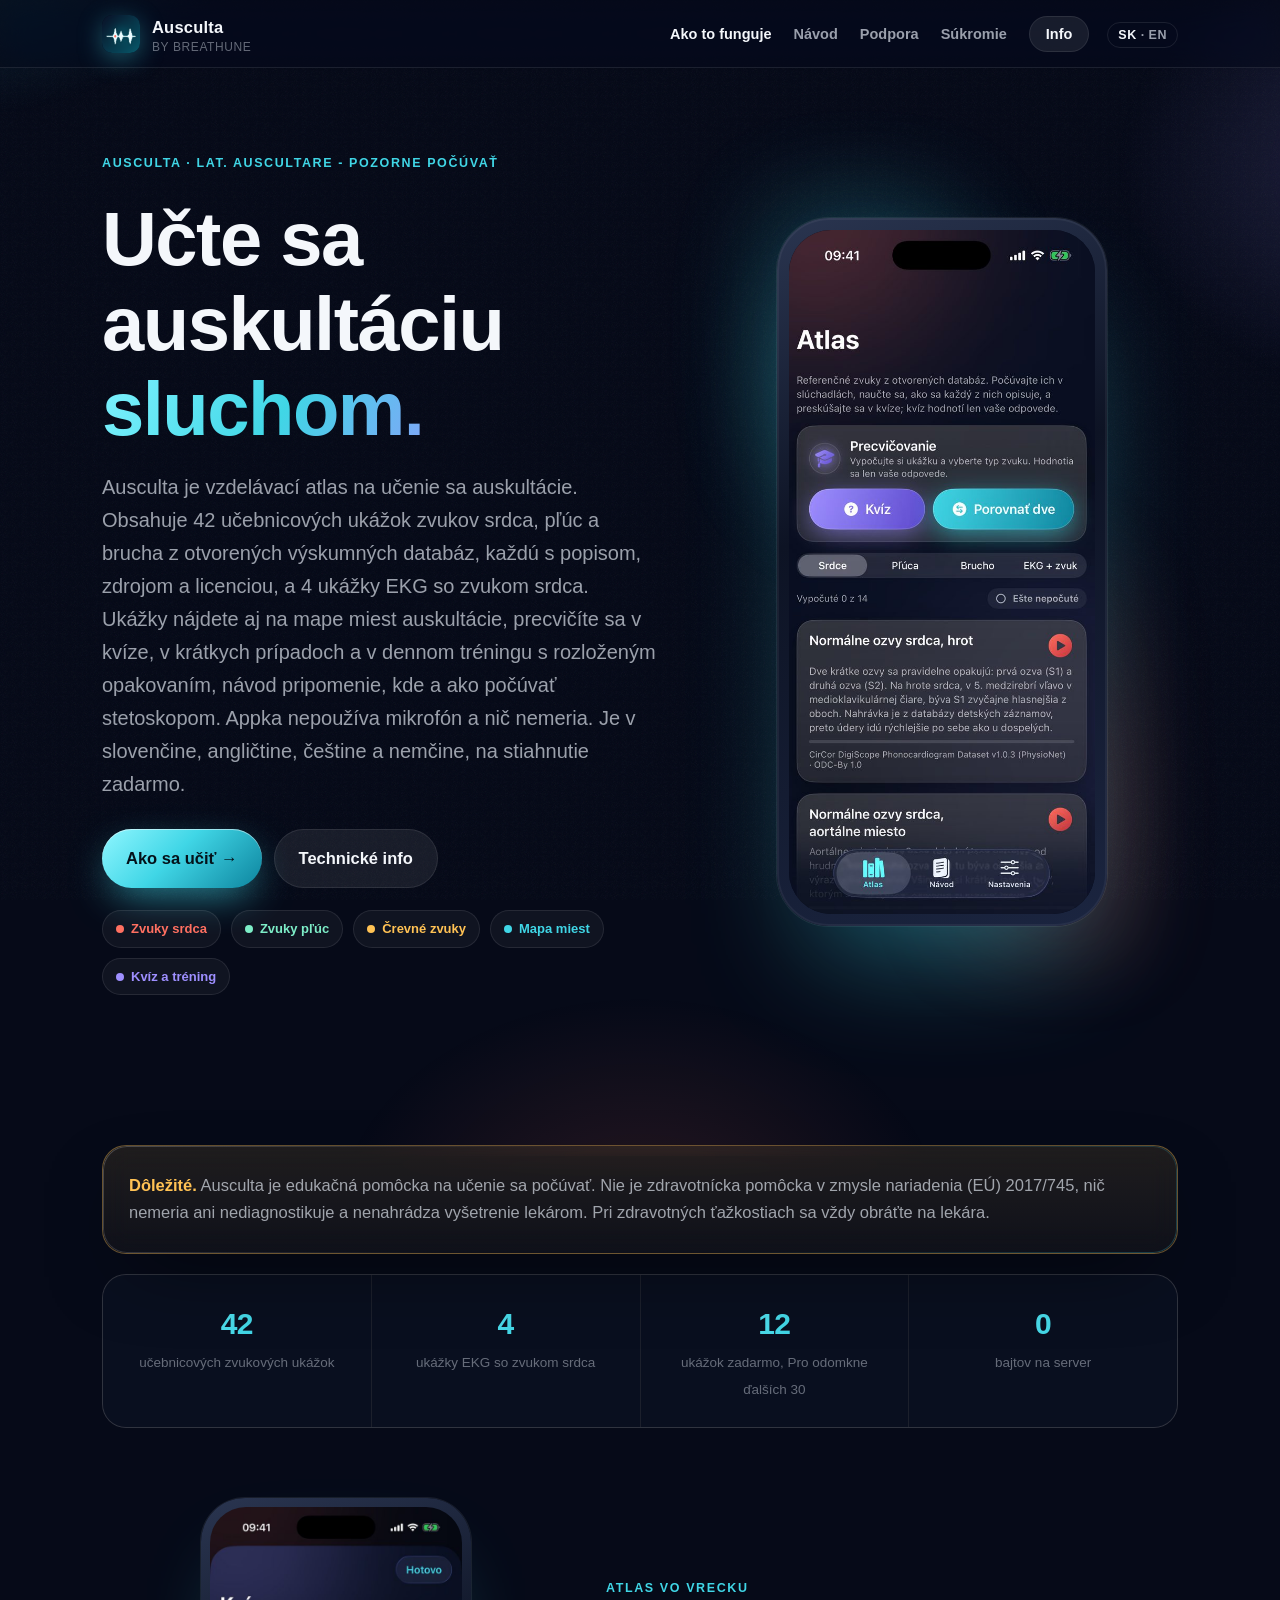
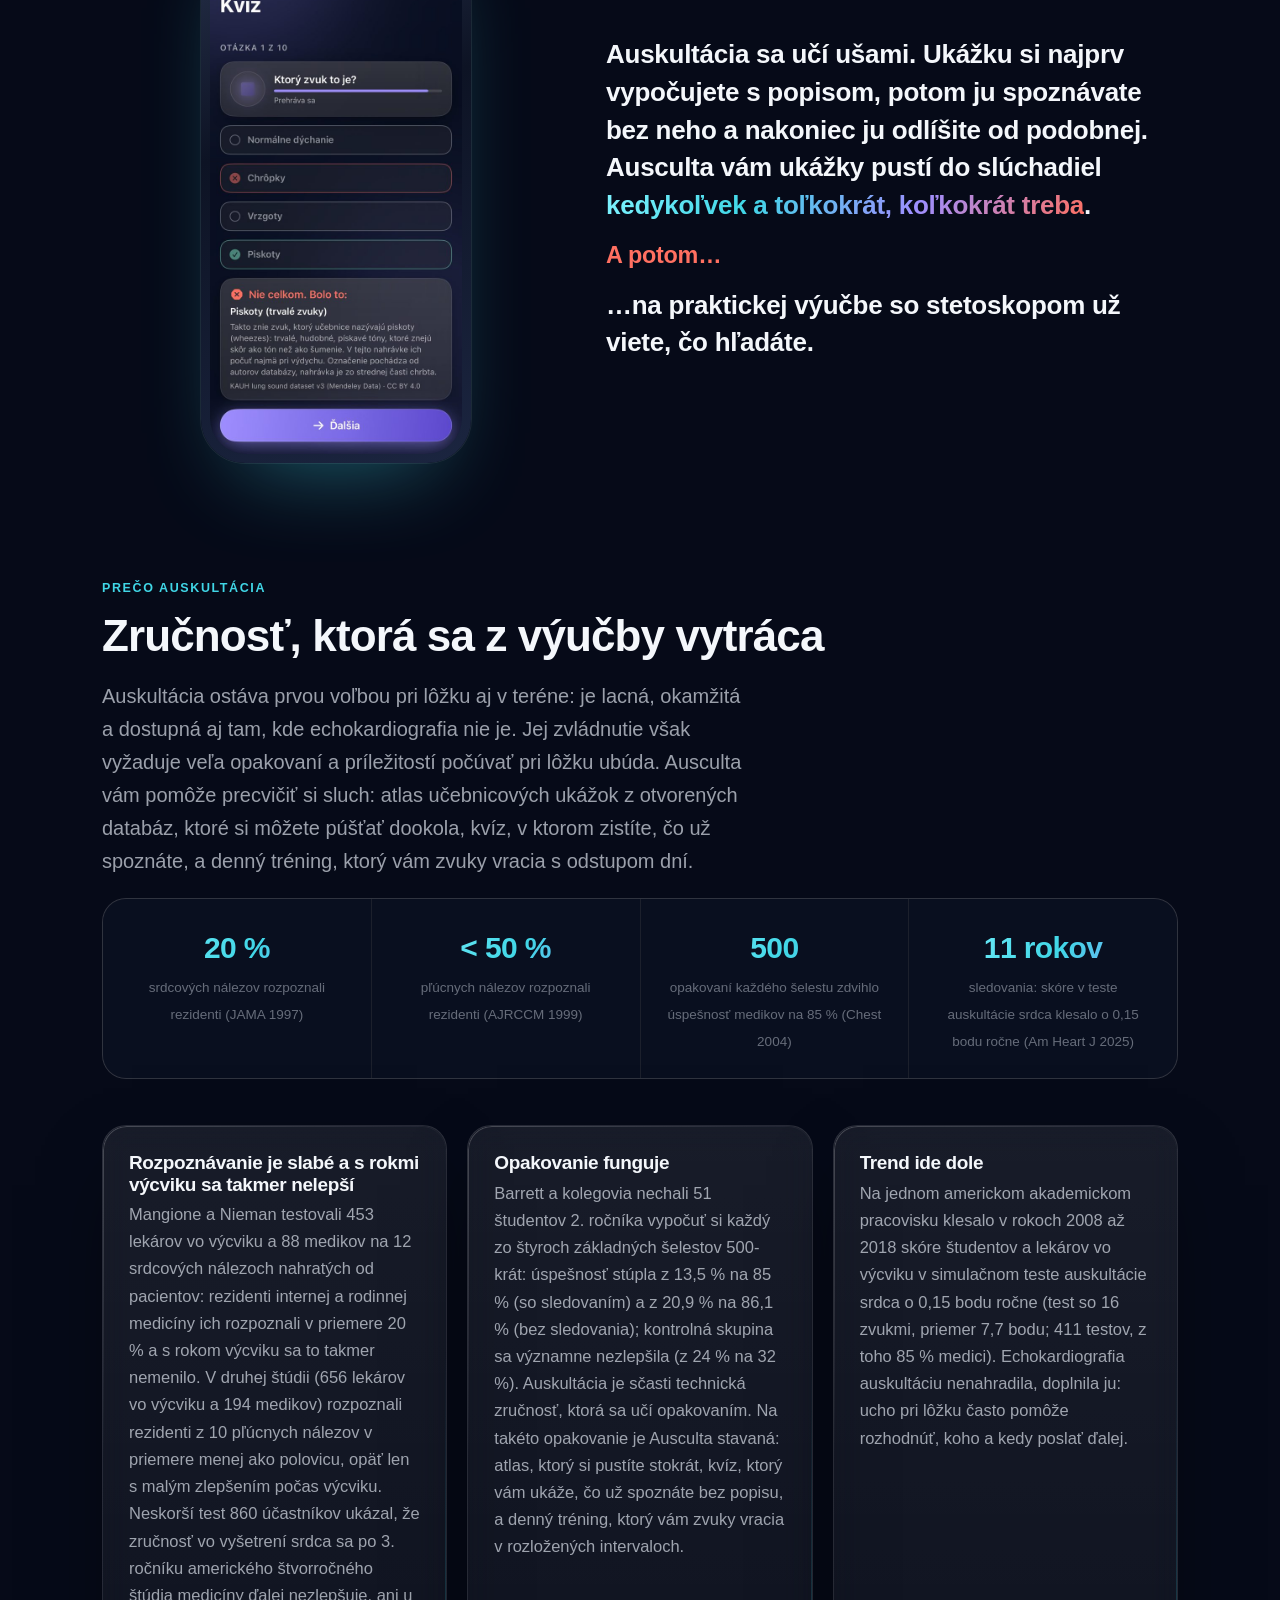
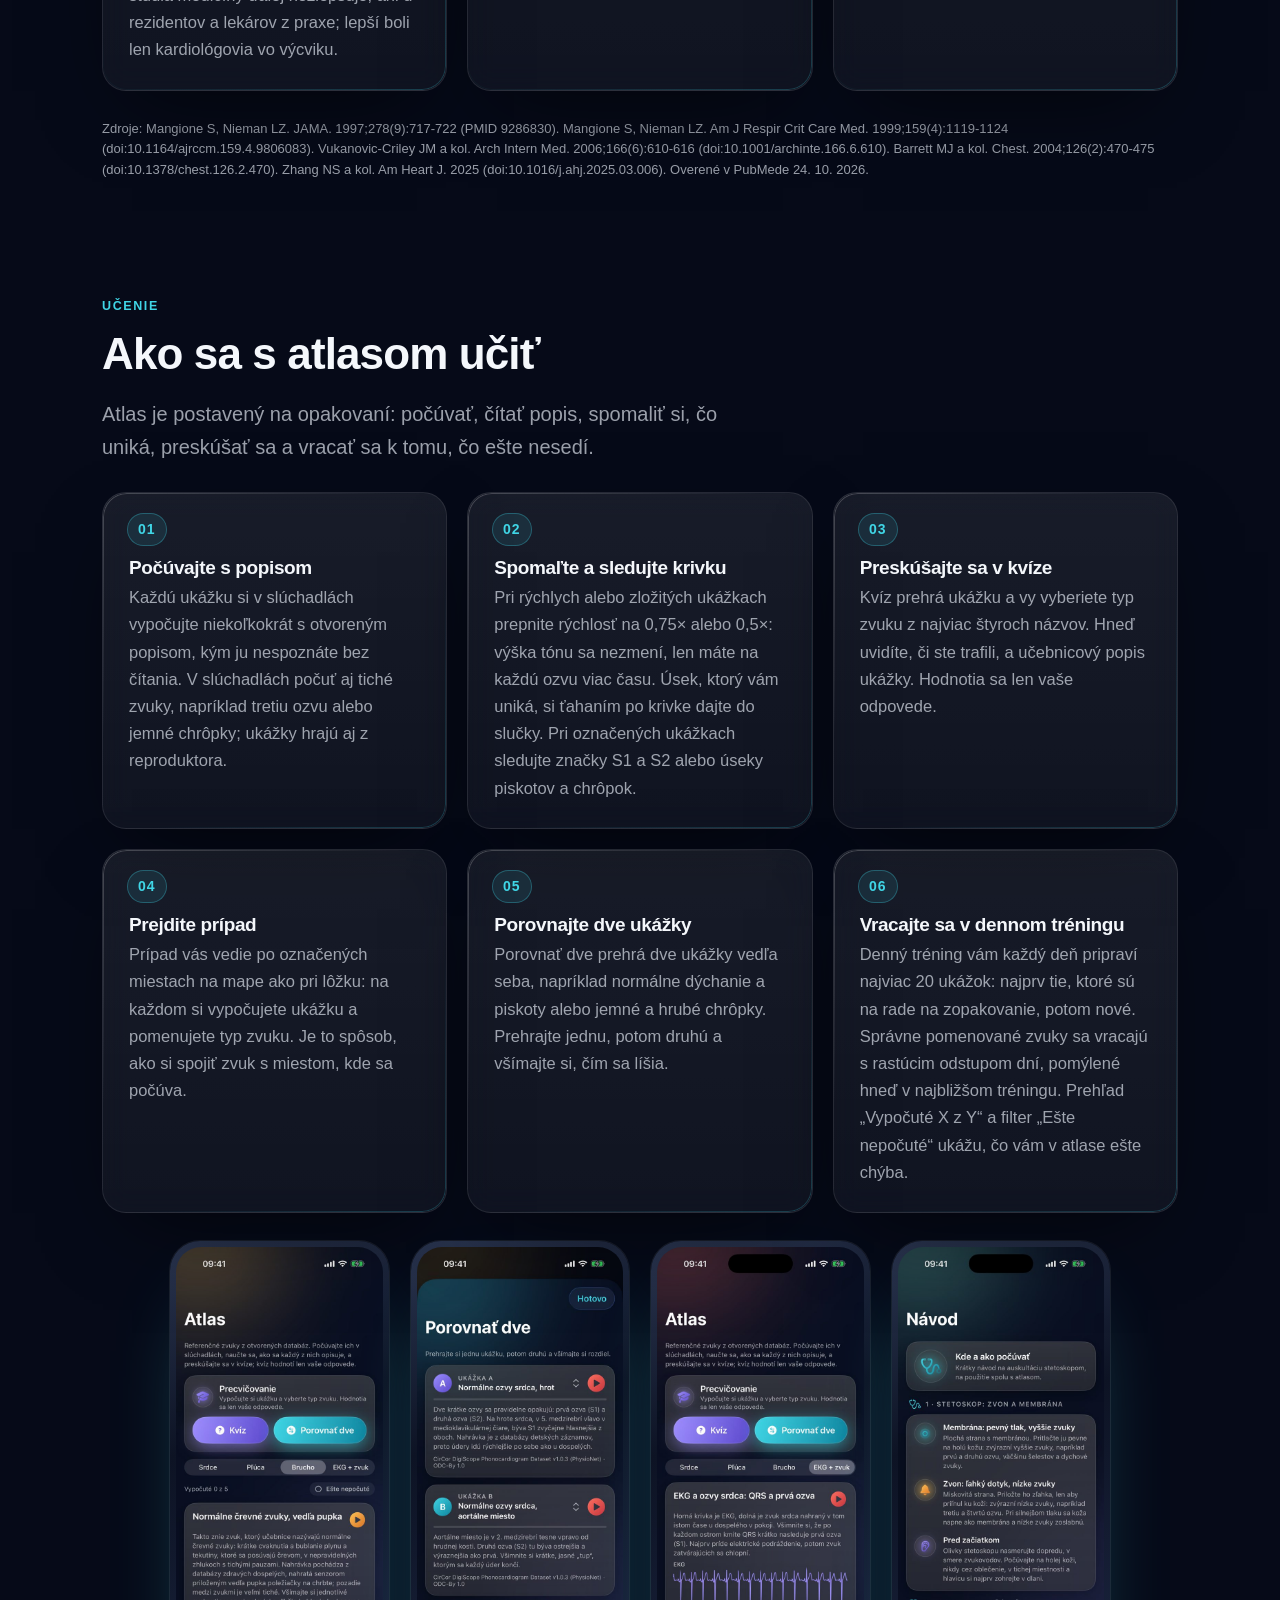
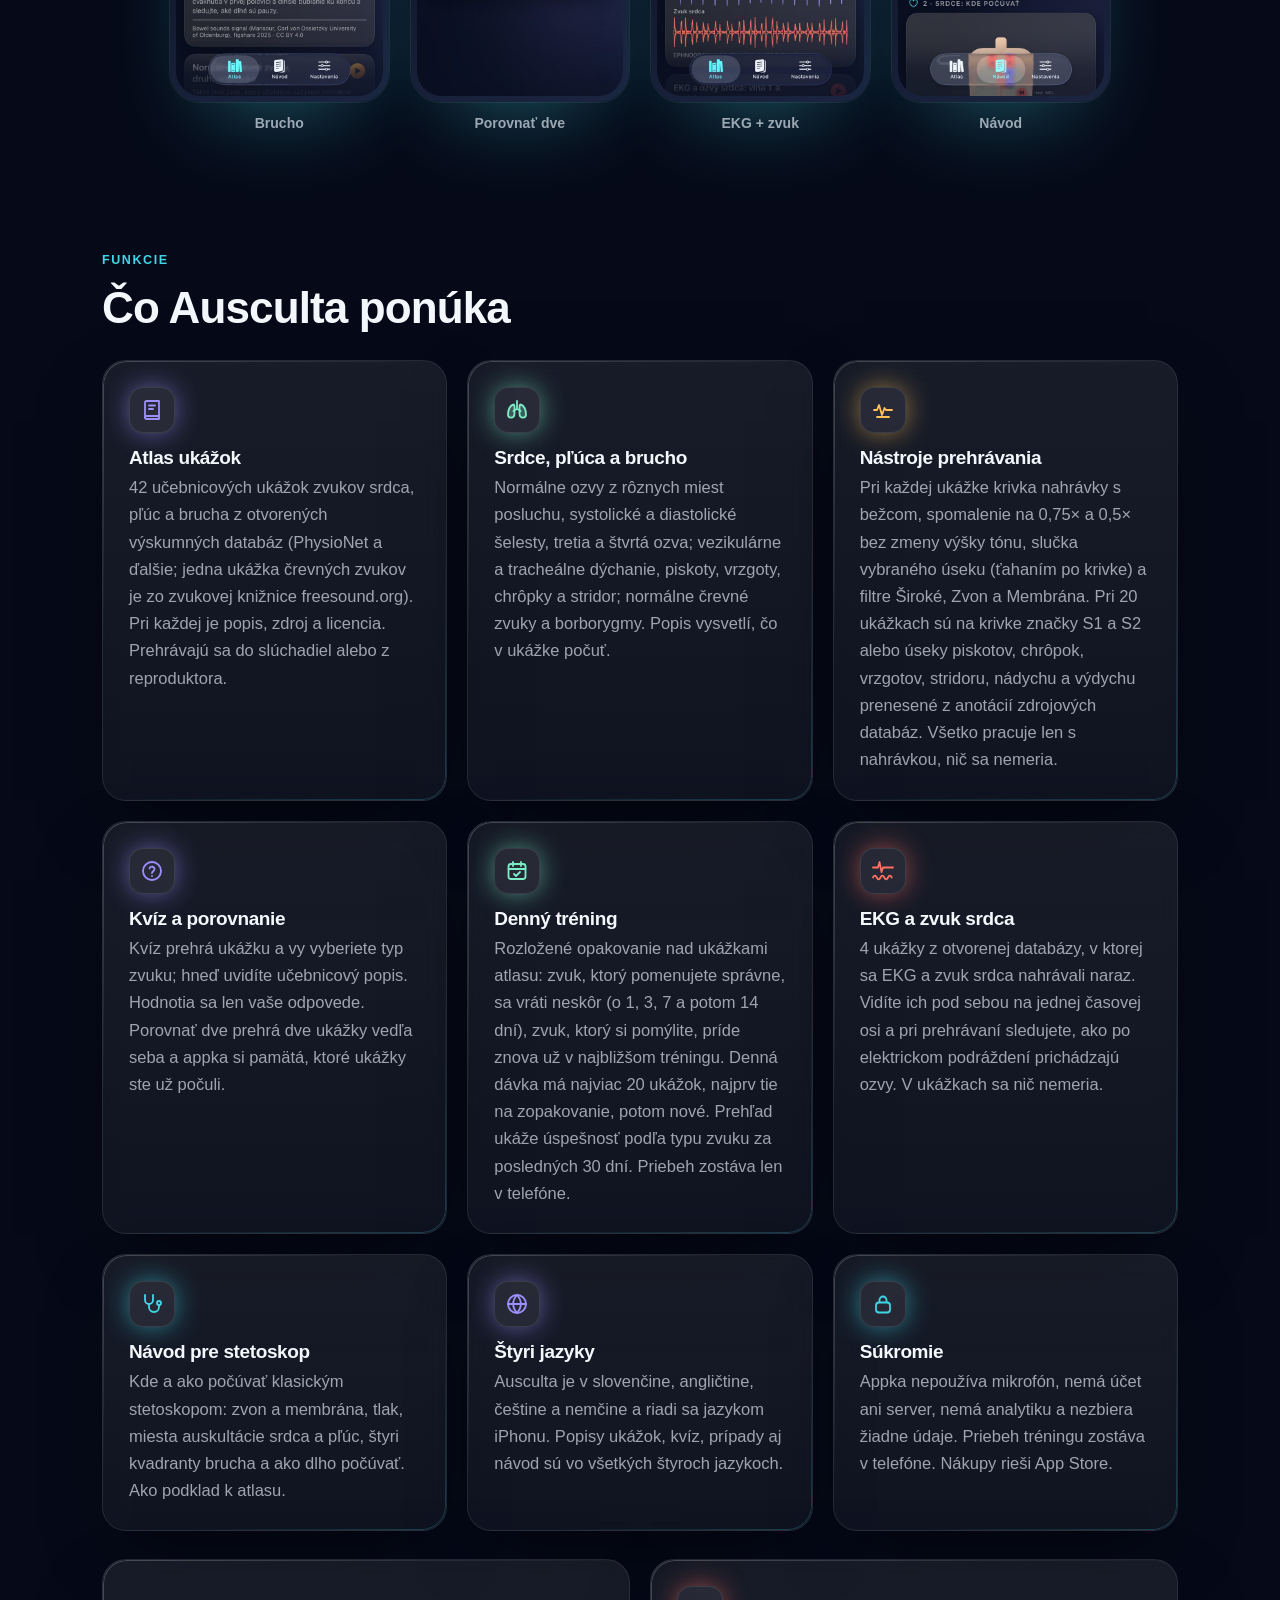
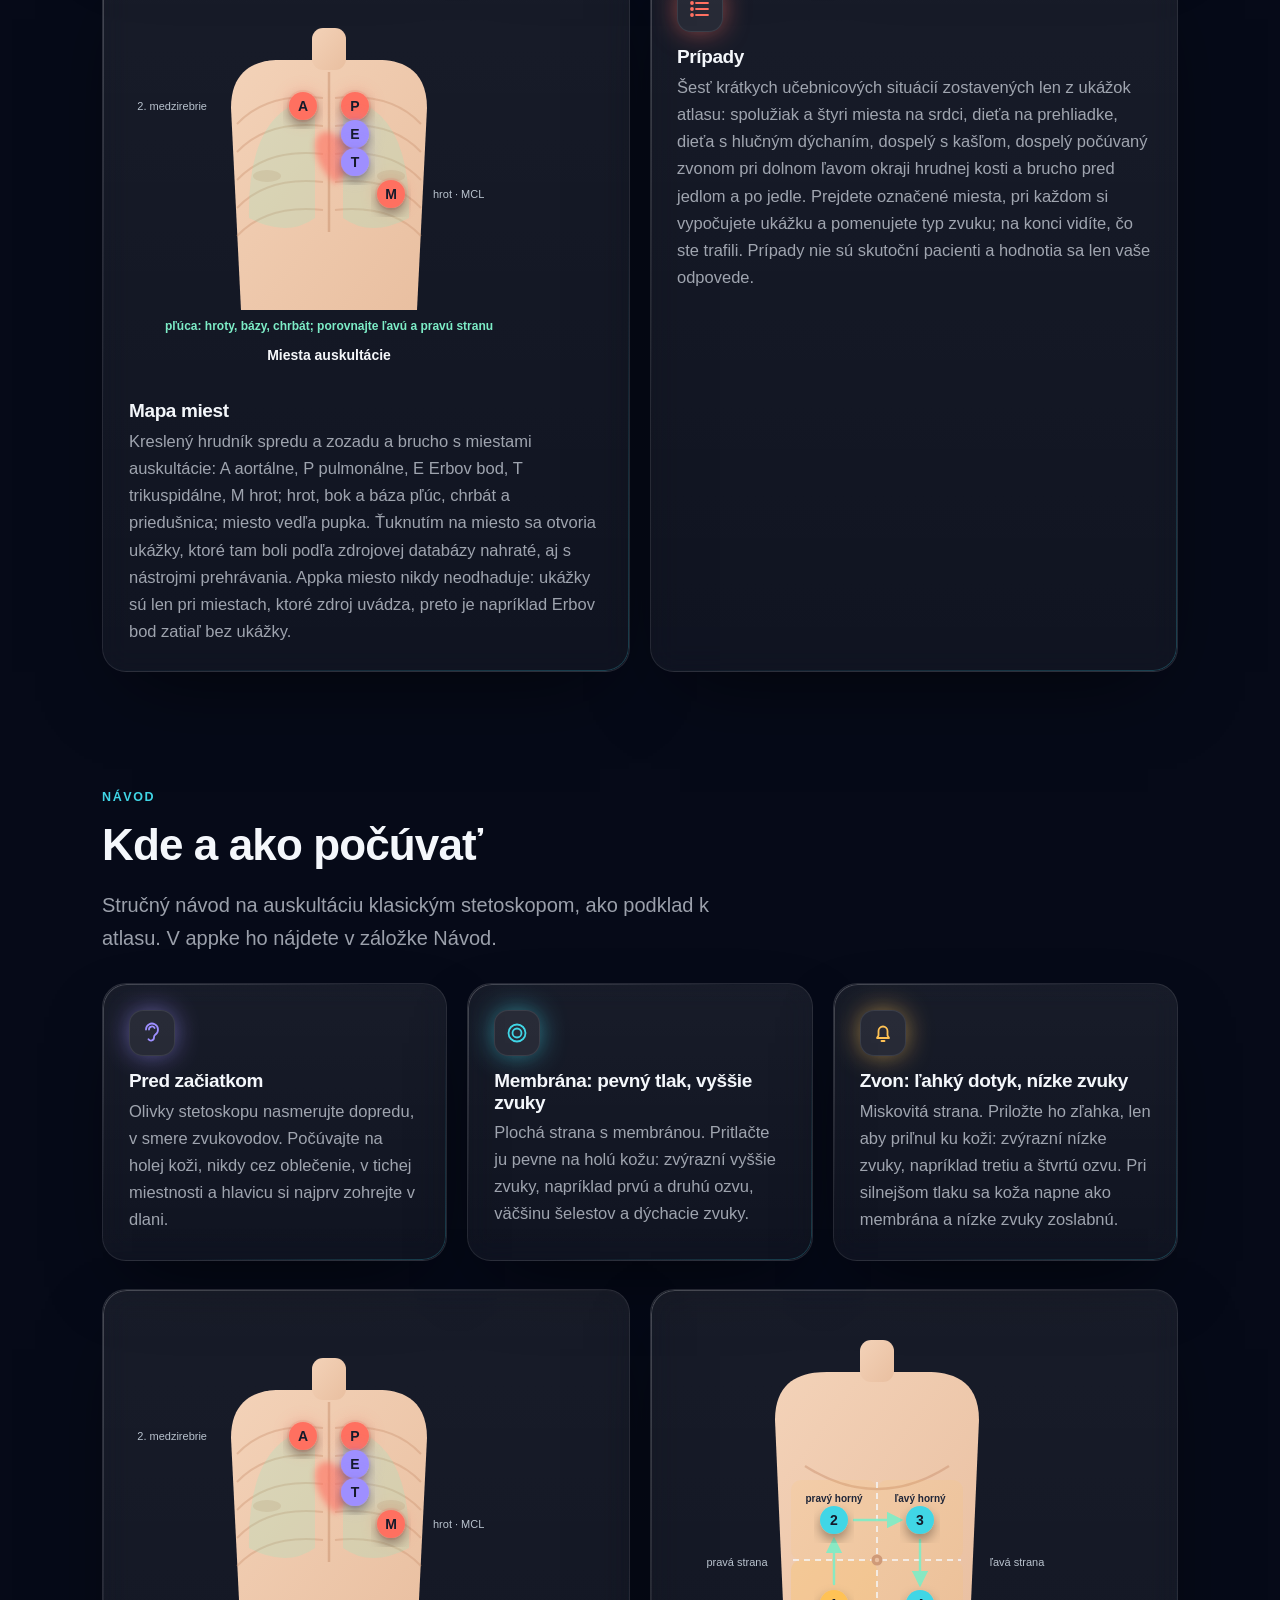
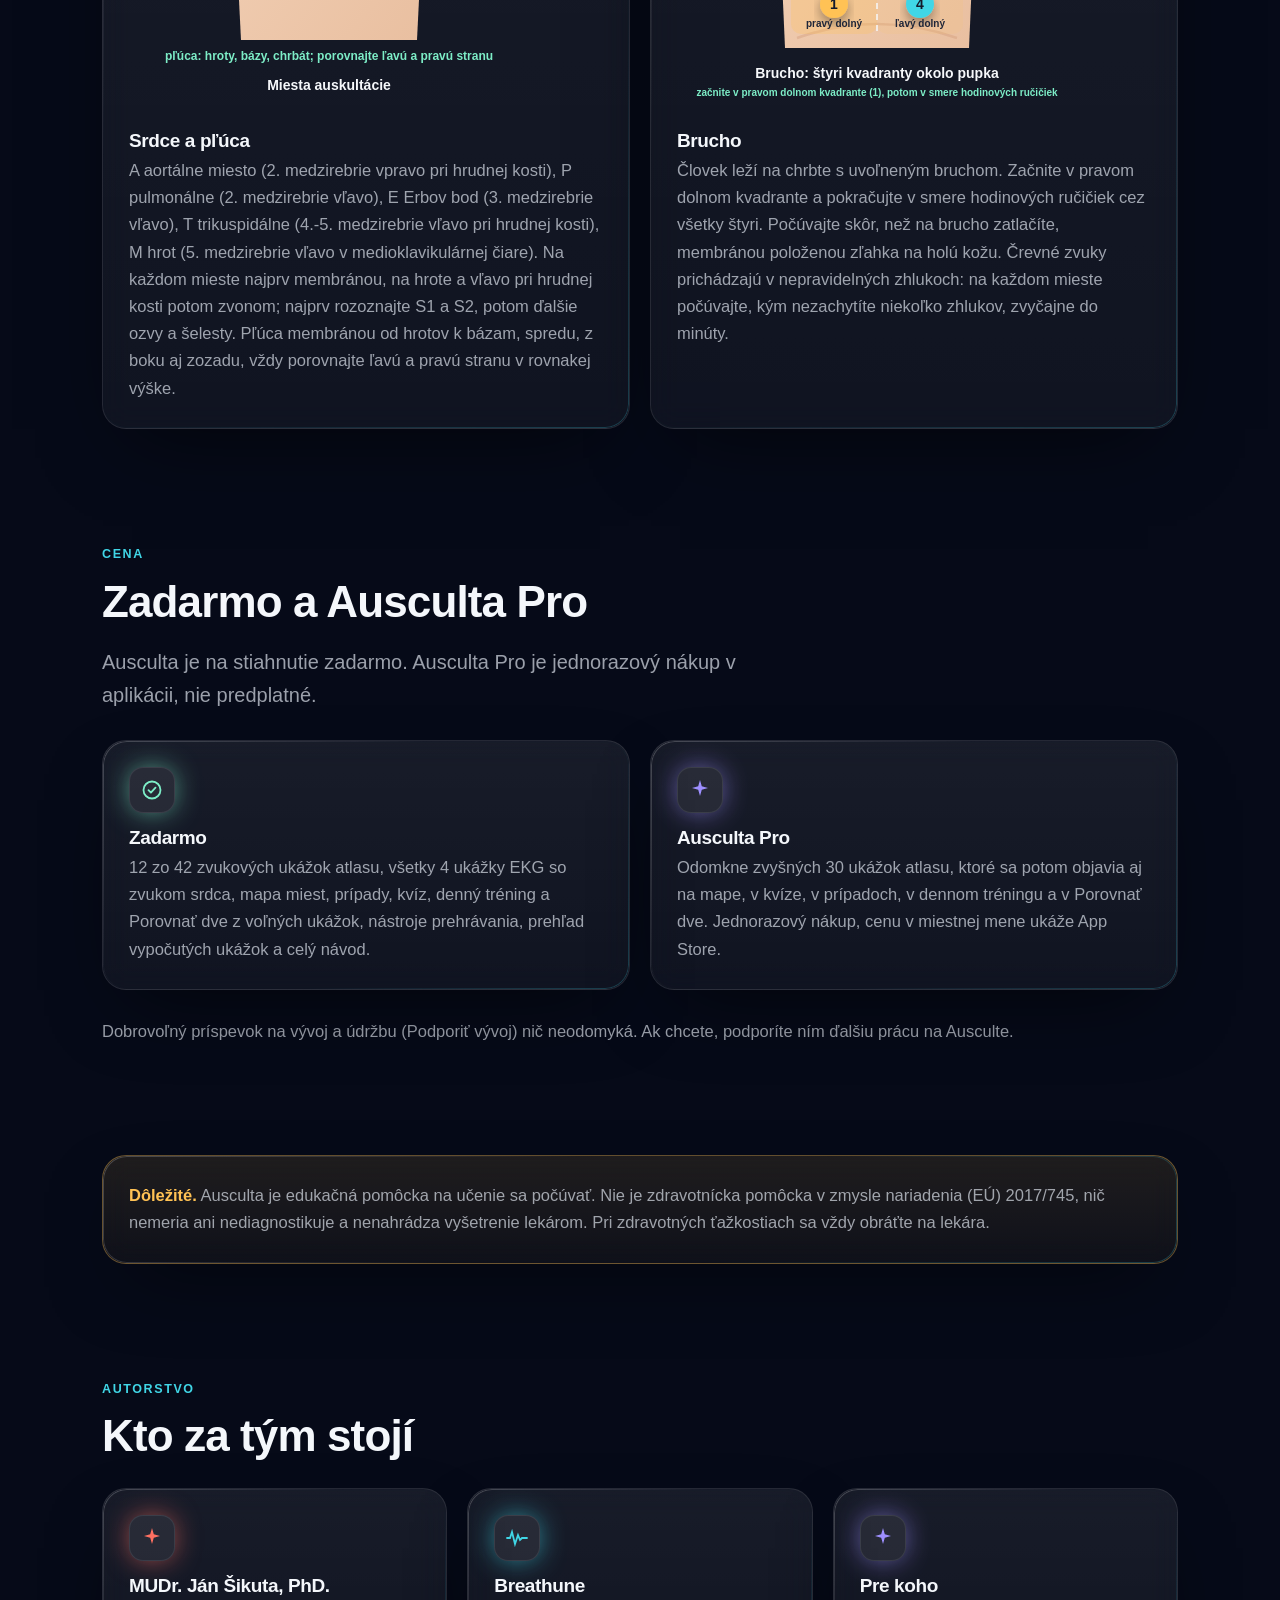
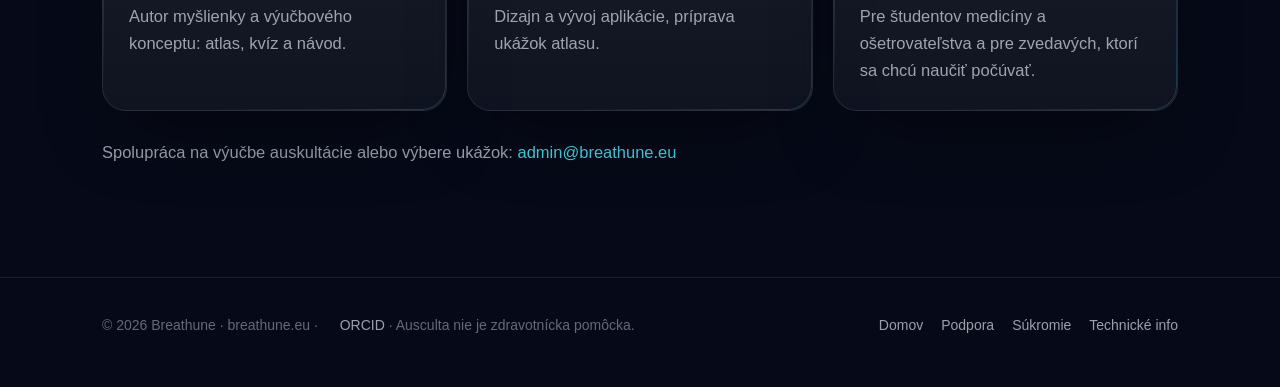
<file: index.html>
<!doctype html>
<html lang="sk">
<head>
<meta charset="utf-8"><meta http-equiv="Content-Security-Policy" content="default-src 'self'; script-src 'self'; style-src 'self' 'unsafe-inline'; img-src 'self' data:; font-src 'self' data:; media-src 'self'; connect-src 'self' https://breathune.goatcounter.com; object-src 'none'; base-uri 'self'; form-action 'none'; upgrade-insecure-requests"><meta name="referrer" content="strict-origin-when-cross-origin">
<meta name="viewport" content="width=device-width,initial-scale=1,viewport-fit=cover">
<link rel="canonical" href="https://dzanino.github.io/ausculta-web/">
<title>Ausculta - atlas auskultácie | Breathune</title>
<meta name="description" content="Ausculta je vzdelávací atlas auskultácie: učebnicové ukážky zvukov srdca, pľúc a brucha z otvorených databáz, ukážky EKG so zvukom srdca, mapa miest auskultácie, prípady, kvíz, denný tréning s rozloženým opakovaním a návod pre stetoskop. Nepoužíva mikrofón, nič nemeria. Nie je zdravotnícka pomôcka.">
<meta name="theme-color" content="#060a18">
<meta property="og:title" content="Ausculta - atlas auskultácie | Breathune">
<meta property="og:description" content="Ausculta je vzdelávací atlas auskultácie: učebnicové ukážky zvukov srdca, pľúc a brucha z otvorených databáz, ukážky EKG so zvukom srdca, mapa miest auskultácie, prípady, kvíz, denný tréning s rozloženým opakovaním a návod pre stetoskop. Nepoužíva mikrofón, nič nemeria. Nie je zdravotnícka pomôcka.">
<meta property="og:image" content="https://dzanino.github.io/ausculta-web/assets/icon.png">
<link rel="icon" href="assets/icon.png">
<link rel="apple-touch-icon" href="assets/icon.png">
<link rel="stylesheet" href="assets/style.css">

<link rel="me" href="https://orcid.org/0000-0002-4690-0317">
<link rel="alternate" hreflang="sk" href="https://dzanino.github.io/ausculta-web/"><link rel="alternate" hreflang="en" href="https://dzanino.github.io/ausculta-web/en/">
<script type="application/ld+json" id="ld-ausculta">
{
 "@context": "https://schema.org",
 "@graph": [
  {
   "@type": "SoftwareApplication",
   "@id": "https://dzanino.github.io/ausculta-web/#ausculta",
   "name": "Ausculta - Auscultation Atlas",
   "applicationCategory": "EducationalApplication",
   "applicationSubCategory": "Medical education",
   "operatingSystem": "iOS",
   "softwareVersion": "2.2.1",
   "url": "https://dzanino.github.io/ausculta-web/",
   "downloadUrl": "https://apps.apple.com/app/id6819630118",
   "inLanguage": [
    "sk",
    "en",
    "cs",
    "de"
   ],
   "isAccessibleForFree": true,
   "offers": {
    "@type": "Offer",
    "price": "0",
    "priceCurrency": "EUR"
   },
   "description": "Educational atlas of heart, lung and bowel sounds from published open-licence databases, with practice and cases. Not a medical device; it does not measure or diagnose.",
   "author": {
    "@id": "https://dzanino.github.io/ausculta-web/#autor"
   },
   "publisher": {
    "@id": "https://dzanino.github.io/ausculta-web/#autor"
   }
  },
  {
   "@type": "Person",
   "@id": "https://dzanino.github.io/ausculta-web/#autor",
   "name": "Ján Šikuta",
   "honorificPrefix": "MUDr.",
   "honorificSuffix": "PhD",
   "jobTitle": "Forensic physician and app developer",
   "email": "admin@breathune.eu",
   "sameAs": [
    "https://orcid.org/0000-0002-4690-0317",
    "https://breathune.eu/"
   ]
  }
 ]
}
</script>
</head>
<body>
<header class="nav"><div class="wrap">
<a class="brand" href="index.html"><img src="assets/icon.png" alt=""><span>Ausculta<small>by Breathune</small></span></a>
<nav><a href="index.html#ako" class="on">Ako to funguje</a><a href="index.html#navod">Návod</a><a href="support.html">Podpora</a><a href="privacy.html">Súkromie</a><a href="methodology.html" class="cta">Info</a><a class="lang" href="en/index.html" hreflang="en" lang="en" aria-label="English version"><b>SK</b> · EN</a></nav>
</div></header>

<main class="wrap">

<section class="hero">
  <div class="reveal">
    <span class="eyebrow">Ausculta · lat. auscultare - pozorne počúvať</span>
    <h1>Učte sa auskultáciu<br><span class="grad">sluchom.</span></h1>
    <p class="lead">Ausculta je vzdelávací atlas na učenie sa auskultácie. Obsahuje 42 učebnicových ukážok zvukov srdca, pľúc a brucha z otvorených výskumných databáz, každú s popisom, zdrojom a licenciou, a 4 ukážky EKG so zvukom srdca. Ukážky nájdete aj na mape miest auskultácie, precvičíte sa v kvíze, v krátkych prípadoch a v dennom tréningu s rozloženým opakovaním, návod pripomenie, kde a ako počúvať stetoskopom. Appka nepoužíva mikrofón a nič nemeria. Je v slovenčine, angličtine, češtine a nemčine, na stiahnutie zadarmo.</p>
    <div class="actions">
      <a class="btn" href="#ako">Ako sa učiť →</a>
      <a class="btn ghost" href="methodology.html">Technické info</a>
    </div>
    <div class="badges">
      <span class="pill coral"><i style="background:var(--coral)"></i>Zvuky srdca</span>
      <span class="pill mint"><i style="background:var(--mint)"></i>Zvuky pľúc</span>
      <span class="pill" style="color:var(--amber)"><i style="background:var(--amber)"></i>Črevné zvuky</span>
      <span class="pill teal"><i style="background:var(--teal)"></i>Mapa miest</span>
      <span class="pill violet"><i style="background:var(--violet)"></i>Kvíz a tréning</span>
    </div>
  </div>

  <div class="phone reveal">
    <div class="orbs"></div>
    <div class="screen shot"><img src="assets/img/screen-atlas.jpg" alt="Obrazovka Atlas v appke Ausculta: precvičovanie, sekcie Srdce, Pľúca, Brucho, EKG + zvuk a prvé ukážky s popisom"></div>
  </div>
</section>

<div class="card notice reveal" style="margin-top:20px"><b>Dôležité.</b> <span class="muted">Ausculta je edukačná pomôcka na učenie sa počúvať. Nie je zdravotnícka pomôcka v zmysle nariadenia (EÚ) 2017/745, nič nemeria ani nediagnostikuje a nenahrádza vyšetrenie lekárom. Pri zdravotných ťažkostiach sa vždy obráťte na lekára.</span></div>

<div class="band reveal" style="margin-top:20px">
  <div><b class="grad">42</b><span>učebnicových zvukových ukážok</span></div>
  <div><b class="grad">4</b><span>ukážky EKG so zvukom srdca</span></div>
  <div><b class="grad">12</b><span>ukážok zadarmo, Pro odomkne ďalších 30</span></div>
  <div><b class="grad">0</b><span>bajtov na server</span></div>
</div>

<section class="story reveal" id="pribeh">
  <div class="device"><img src="assets/img/screen-quiz.jpg" alt="Kvíz v appke Ausculta: otázka Ktorý zvuk to je? so štyrmi možnosťami a učebnicovým popisom po odpovedi" loading="lazy"></div>
  <div>
    <span class="eyebrow">Atlas vo vrecku</span>
    <p class="quote">Auskultácia sa učí ušami. Ukážku si najprv vypočujete s popisom, potom ju spoznávate bez neho a nakoniec ju odlíšite od podobnej. Ausculta vám ukážky pustí do slúchadiel <em>kedykoľvek a toľkokrát, koľkokrát treba</em>.
    <span class="or">A potom…</span>
    …na praktickej výučbe so stetoskopom už viete, čo hľadáte.</p>
  </div>
</section>

<section id="preco" class="reveal">
  <span class="eyebrow">Prečo auskultácia</span>
  <h2>Zručnosť, ktorá sa z výučby vytráca</h2>
  <p class="lead">Auskultácia ostáva prvou voľbou pri lôžku aj v teréne: je lacná, okamžitá a dostupná aj tam, kde echokardiografia nie je. Jej zvládnutie však vyžaduje veľa opakovaní a príležitostí počúvať pri lôžku ubúda. Ausculta vám pomôže precvičiť si sluch: atlas učebnicových ukážok z otvorených databáz, ktoré si môžete púšťať dookola, kvíz, v ktorom zistíte, čo už spoznáte, a denný tréning, ktorý vám zvuky vracia s odstupom dní.</p>
  <div class="band" style="margin-top:20px">
    <div><b class="grad">20 %</b><span>srdcových nálezov rozpoznali rezidenti (JAMA 1997)</span></div>
    <div><b class="grad">&lt; 50 %</b><span>pľúcnych nálezov rozpoznali rezidenti (AJRCCM 1999)</span></div>
    <div><b class="grad">500</b><span>opakovaní každého šelestu zdvihlo úspešnosť medikov na 85 % (Chest 2004)</span></div>
    <div><b class="grad">11 rokov</b><span>sledovania: skóre v teste auskultácie srdca klesalo o 0,15 bodu ročne (Am Heart J 2025)</span></div>
  </div>
  <div class="grid">
    <div class="card"><h3>Rozpoznávanie je slabé a s rokmi výcviku sa takmer nelepší</h3><p>Mangione a Nieman testovali 453 lekárov vo výcviku a 88 medikov na 12 srdcových nálezoch nahratých od pacientov: rezidenti internej a rodinnej medicíny ich rozpoznali v priemere 20 % a s rokom výcviku sa to takmer nemenilo. V druhej štúdii (656 lekárov vo výcviku a 194 medikov) rozpoznali rezidenti z 10 pľúcnych nálezov v priemere menej ako polovicu, opäť len s malým zlepšením počas výcviku. Neskorší test 860 účastníkov ukázal, že zručnosť vo vyšetrení srdca sa po 3. ročníku amerického štvorročného štúdia medicíny ďalej nezlepšuje, ani u rezidentov a lekárov z praxe; lepší boli len kardiológovia vo výcviku.</p></div>
    <div class="card"><h3>Opakovanie funguje</h3><p>Barrett a kolegovia nechali 51 študentov 2. ročníka vypočuť si každý zo štyroch základných šelestov 500-krát: úspešnosť stúpla z 13,5 % na 85 % (so sledovaním) a z 20,9 % na 86,1 % (bez sledovania); kontrolná skupina sa významne nezlepšila (z 24 % na 32 %). Auskultácia je sčasti technická zručnosť, ktorá sa učí opakovaním. Na takéto opakovanie je Ausculta stavaná: atlas, ktorý si pustíte stokrát, kvíz, ktorý vám ukáže, čo už spoznáte bez popisu, a denný tréning, ktorý vám zvuky vracia v rozložených intervaloch.</p></div>
    <div class="card"><h3>Trend ide dole</h3><p>Na jednom americkom akademickom pracovisku klesalo v rokoch 2008 až 2018 skóre študentov a lekárov vo výcviku v simulačnom teste auskultácie srdca o 0,15 bodu ročne (test so 16 zvukmi, priemer 7,7 bodu; 411 testov, z toho 85 % medici). Echokardiografia auskultáciu nenahradila, doplnila ju: ucho pri lôžku často pomôže rozhodnúť, koho a kedy poslať ďalej.</p></div>
  </div>
  <p class="muted" style="font-size:13px;line-height:1.6">Zdroje: Mangione S, Nieman LZ. JAMA. 1997;278(9):717-722 (PMID 9286830). Mangione S, Nieman LZ. Am J Respir Crit Care Med. 1999;159(4):1119-1124 (doi:10.1164/ajrccm.159.4.9806083). Vukanovic-Criley JM a kol. Arch Intern Med. 2006;166(6):610-616 (doi:10.1001/archinte.166.6.610). Barrett MJ a kol. Chest. 2004;126(2):470-475 (doi:10.1378/chest.126.2.470). Zhang NS a kol. Am Heart J. 2025 (doi:10.1016/j.ahj.2025.03.006). Overené v PubMede 24. 10. 2026.</p>
</section>

<section id="ako" class="reveal">
  <span class="eyebrow">Učenie</span>
  <h2>Ako sa s atlasom učiť</h2>
  <p class="lead">Atlas je postavený na opakovaní: počúvať, čítať popis, spomaliť si, čo uniká, preskúšať sa a vracať sa k tomu, čo ešte nesedí.</p>
  <div class="grid steps">
    <div class="card lift"><h3>Počúvajte s popisom</h3><p>Každú ukážku si v slúchadlách vypočujte niekoľkokrát s otvoreným popisom, kým ju nespoznáte bez čítania. V slúchadlách počuť aj tiché zvuky, napríklad tretiu ozvu alebo jemné chrôpky; ukážky hrajú aj z reproduktora.</p></div>
    <div class="card lift"><h3>Spomaľte a sledujte krivku</h3><p>Pri rýchlych alebo zložitých ukážkach prepnite rýchlosť na 0,75× alebo 0,5×: výška tónu sa nezmení, len máte na každú ozvu viac času. Úsek, ktorý vám uniká, si ťahaním po krivke dajte do slučky. Pri označených ukážkach sledujte značky S1 a S2 alebo úseky piskotov a chrôpok.</p></div>
    <div class="card lift"><h3>Preskúšajte sa v kvíze</h3><p>Kvíz prehrá ukážku a vy vyberiete typ zvuku z najviac štyroch názvov. Hneď uvidíte, či ste trafili, a učebnicový popis ukážky. Hodnotia sa len vaše odpovede.</p></div>
    <div class="card lift"><h3>Prejdite prípad</h3><p>Prípad vás vedie po označených miestach na mape ako pri lôžku: na každom si vypočujete ukážku a pomenujete typ zvuku. Je to spôsob, ako si spojiť zvuk s miestom, kde sa počúva.</p></div>
    <div class="card lift"><h3>Porovnajte dve ukážky</h3><p>Porovnať dve prehrá dve ukážky vedľa seba, napríklad normálne dýchanie a piskoty alebo jemné a hrubé chrôpky. Prehrajte jednu, potom druhú a všímajte si, čím sa líšia.</p></div>
    <div class="card lift"><h3>Vracajte sa v dennom tréningu</h3><p>Denný tréning vám každý deň pripraví najviac 20 ukážok: najprv tie, ktoré sú na rade na zopakovanie, potom nové. Správne pomenované zvuky sa vracajú s rastúcim odstupom dní, pomýlené hneď v najbližšom tréningu. Prehľad „Vypočuté X z Y“ a filter „Ešte nepočuté“ ukážu, čo vám v atlase ešte chýba.</p></div>
  </div>
  <div class="shots">
    <figure><div class="device"><img src="assets/img/screen-abdomen.jpg" alt="Sekcia Brucho v atlase: normálne črevné zvuky s popisom a zdrojom" loading="lazy"></div><figcaption>Brucho</figcaption></figure>
    <figure><div class="device"><img src="assets/img/screen-compare.jpg" alt="Porovnať dve: ukážka A a ukážka B s popismi pod sebou" loading="lazy"></div><figcaption>Porovnať dve</figcaption></figure>
    <figure><div class="device"><img src="assets/img/screen-ecg.jpg" alt="EKG + zvuk: krivka EKG a zvuk srdca pod sebou na jednej časovej osi" loading="lazy"></div><figcaption>EKG + zvuk</figcaption></figure>
    <figure><div class="device"><img src="assets/img/screen-guide.jpg" alt="Návod: zvon a membrána stetoskopu a miesta auskultácie srdca" loading="lazy"></div><figcaption>Návod</figcaption></figure>
  </div>
</section>

<section id="funkcie" class="reveal">
  <span class="eyebrow">Funkcie</span>
  <h2>Čo Ausculta ponúka</h2>
  <div class="grid">
    <div class="card lift"><div class="chip violet"><svg viewBox="0 0 24 24" fill="none" stroke="currentColor" stroke-width="1.8" stroke-linecap="round" stroke-linejoin="round"><path d="M5 4.5A1.5 1.5 0 0 1 6.5 3H19v15H6.5A1.5 1.5 0 0 0 5 19.5z"/><path d="M5 19.5A1.5 1.5 0 0 0 6.5 21H19v-3"/><path d="M9 7.5h6M9 11h4"/></svg></div><h3>Atlas ukážok</h3><p>42 učebnicových ukážok zvukov srdca, pľúc a brucha z otvorených výskumných databáz (PhysioNet a ďalšie; jedna ukážka črevných zvukov je zo zvukovej knižnice freesound.org). Pri každej je popis, zdroj a licencia. Prehrávajú sa do slúchadiel alebo z reproduktora.</p></div>
    <div class="card lift"><div class="chip mint"><svg viewBox="0 0 24 24" fill="none" stroke="currentColor" stroke-width="1.8" stroke-linecap="round"><path d="M12 3v8m0 0c-1.5 0-2.5 1-3.5 2.2M12 11c1.5 0 2.5 1 3.5 2.2"/><path d="M8.5 6.5C5 7 3 12 3 16.5c0 2 1.2 3.2 3 3.2 2.6 0 3.5-2 3.5-4.5V9c0-1.5-.4-2.6-1-2.5zM15.5 6.5C19 7 21 12 21 16.5c0 2-1.2 3.2-3 3.2-2.6 0-3.5-2-3.5-4.5V9c0-1.5.4-2.6 1-2.5z" fill="currentColor" fill-opacity=".25"/></svg></div><h3>Srdce, pľúca a brucho</h3><p>Normálne ozvy z rôznych miest posluchu, systolické a diastolické šelesty, tretia a štvrtá ozva; vezikulárne a tracheálne dýchanie, piskoty, vrzgoty, chrôpky a stridor; normálne črevné zvuky a borborygmy. Popis vysvetlí, čo v ukážke počuť.</p></div>
    <div class="card lift"><div class="chip amber"><svg viewBox="0 0 24 24" fill="none" stroke="currentColor" stroke-width="1.8" stroke-linecap="round" stroke-linejoin="round"><path d="M3 12h3l2-5 3 10 2.5-7 1.5 2H21"/><path d="M6 19h12"/></svg></div><h3>Nástroje prehrávania</h3><p>Pri každej ukážke krivka nahrávky s bežcom, spomalenie na 0,75× a 0,5× bez zmeny výšky tónu, slučka vybraného úseku (ťahaním po krivke) a filtre Široké, Zvon a Membrána. Pri 20 ukážkach sú na krivke značky S1 a S2 alebo úseky piskotov, chrôpok, vrzgotov, stridoru, nádychu a výdychu prenesené z anotácií zdrojových databáz. Všetko pracuje len s nahrávkou, nič sa nemeria.</p></div>
    <div class="card lift"><div class="chip violet"><svg viewBox="0 0 24 24" fill="none" stroke="currentColor" stroke-width="1.8" stroke-linecap="round" stroke-linejoin="round"><circle cx="12" cy="12" r="9"/><path d="M9.5 9.3a2.6 2.6 0 0 1 5 1c0 1.7-2.5 2.2-2.5 3.7"/><path d="M12 17h.01"/></svg></div><h3>Kvíz a porovnanie</h3><p>Kvíz prehrá ukážku a vy vyberiete typ zvuku; hneď uvidíte učebnicový popis. Hodnotia sa len vaše odpovede. Porovnať dve prehrá dve ukážky vedľa seba a appka si pamätá, ktoré ukážky ste už počuli.</p></div>
    <div class="card lift"><div class="chip mint"><svg viewBox="0 0 24 24" fill="none" stroke="currentColor" stroke-width="1.8" stroke-linecap="round" stroke-linejoin="round"><rect x="3.5" y="5" width="17" height="15" rx="2.5"/><path d="M3.5 10h17M8 3v4M16 3v4"/><path d="m9 15 2 2 4-4"/></svg></div><h3>Denný tréning</h3><p>Rozložené opakovanie nad ukážkami atlasu: zvuk, ktorý pomenujete správne, sa vráti neskôr (o 1, 3, 7 a potom 14 dní), zvuk, ktorý si pomýlite, príde znova už v najbližšom tréningu. Denná dávka má najviac 20 ukážok, najprv tie na zopakovanie, potom nové. Prehľad ukáže úspešnosť podľa typu zvuku za posledných 30 dní. Priebeh zostáva len v telefóne.</p></div>
    <div class="card lift"><div class="chip coral"><svg viewBox="0 0 24 24" fill="none" stroke="currentColor" stroke-width="1.8" stroke-linecap="round" stroke-linejoin="round"><path d="M2 8.5h5l1.5-5.5 2 10 1.5-4.5H22"/><path d="M2 18.5c1.25-2.6 2.5-2.6 3.75 0s2.5 2.6 3.75 0 2.5-2.6 3.75 0 2.5 2.6 3.75 0 2.5-2.6 3.75 0"/></svg></div><h3>EKG a zvuk srdca</h3><p>4 ukážky z otvorenej databázy, v ktorej sa EKG a zvuk srdca nahrávali naraz. Vidíte ich pod sebou na jednej časovej osi a pri prehrávaní sledujete, ako po elektrickom podráždení prichádzajú ozvy. V ukážkach sa nič nemeria.</p></div>
    <div class="card lift"><div class="chip teal"><svg viewBox="0 0 24 24" fill="none" stroke="currentColor" stroke-width="1.8" stroke-linecap="round" stroke-linejoin="round"><path d="M5 3v5a4 4 0 0 0 8 0V3"/><path d="M9 12v3a5 5 0 0 0 10 0v-2"/><circle cx="19" cy="11" r="2"/></svg></div><h3>Návod pre stetoskop</h3><p>Kde a ako počúvať klasickým stetoskopom: zvon a membrána, tlak, miesta auskultácie srdca a pľúc, štyri kvadranty brucha a ako dlho počúvať. Ako podklad k atlasu.</p></div>
    <div class="card lift"><div class="chip violet"><svg viewBox="0 0 24 24" fill="none" stroke="currentColor" stroke-width="1.8" stroke-linecap="round" stroke-linejoin="round"><circle cx="12" cy="12" r="9"/><path d="M3 12h18M12 3c2.5 2.7 3.8 5.7 3.8 9s-1.3 6.3-3.8 9c-2.5-2.7-3.8-5.7-3.8-9S9.5 5.7 12 3z"/></svg></div><h3>Štyri jazyky</h3><p>Ausculta je v slovenčine, angličtine, češtine a nemčine a riadi sa jazykom iPhonu. Popisy ukážok, kvíz, prípady aj návod sú vo všetkých štyroch jazykoch.</p></div>
    <div class="card lift"><div class="chip teal"><svg viewBox="0 0 24 24" fill="none" stroke="currentColor" stroke-width="1.8"><rect x="5" y="10.5" width="14" height="10" rx="3"/><path d="M8.5 10.5V8a3.5 3.5 0 0 1 7 0v2.5"/></svg></div><h3>Súkromie</h3><p>Appka nepoužíva mikrofón, nemá účet ani server, nemá analytiku a nezbiera žiadne údaje. Priebeh tréningu zostáva v telefóne. Nákupy rieši App Store.</p></div>
  </div>
  <div class="grid two">
    <div class="card lift"><img src="assets/img/sites.svg" alt="Miesta auskultácie srdca a pľúc na kreslenom hrudníku"><h3>Mapa miest</h3><p>Kreslený hrudník spredu a zozadu a brucho s miestami auskultácie: A aortálne, P pulmonálne, E Erbov bod, T trikuspidálne, M hrot; hrot, bok a báza pľúc, chrbát a priedušnica; miesto vedľa pupka. Ťuknutím na miesto sa otvoria ukážky, ktoré tam boli podľa zdrojovej databázy nahraté, aj s nástrojmi prehrávania. Appka miesto nikdy neodhaduje: ukážky sú len pri miestach, ktoré zdroj uvádza, preto je napríklad Erbov bod zatiaľ bez ukážky.</p></div>
    <div class="card lift"><div class="chip coral"><svg viewBox="0 0 24 24" fill="none" stroke="currentColor" stroke-width="1.8" stroke-linecap="round" stroke-linejoin="round"><path d="M8 6h12M8 12h12M8 18h12"/><circle cx="4" cy="6" r="1"/><circle cx="4" cy="12" r="1"/><circle cx="4" cy="18" r="1"/></svg></div><h3>Prípady</h3><p>Šesť krátkych učebnicových situácií zostavených len z ukážok atlasu: spolužiak a štyri miesta na srdci, dieťa na prehliadke, dieťa s hlučným dýchaním, dospelý s kašľom, dospelý počúvaný zvonom pri dolnom ľavom okraji hrudnej kosti a brucho pred jedlom a po jedle. Prejdete označené miesta, pri každom si vypočujete ukážku a pomenujete typ zvuku; na konci vidíte, čo ste trafili. Prípady nie sú skutoční pacienti a hodnotia sa len vaše odpovede.</p></div>
  </div>
</section>

<section id="navod" class="reveal">
  <span class="eyebrow">Návod</span>
  <h2>Kde a ako počúvať</h2>
  <p class="lead">Stručný návod na auskultáciu klasickým stetoskopom, ako podklad k atlasu. V appke ho nájdete v záložke Návod.</p>
  <div class="grid">
    <div class="card lift"><div class="chip violet"><svg viewBox="0 0 24 24" fill="none" stroke="currentColor" stroke-width="1.8" stroke-linecap="round" stroke-linejoin="round"><path d="M6 8.5a6 6 0 1 1 9.5 4.9c-1 .7-1.5 1.6-1.5 2.6v.5a3 3 0 0 1-5.5 1.7"/><path d="M9 8.5a3 3 0 0 1 5.6-1.5"/></svg></div><h3>Pred začiatkom</h3><p>Olivky stetoskopu nasmerujte dopredu, v smere zvukovodov. Počúvajte na holej koži, nikdy cez oblečenie, v tichej miestnosti a hlavicu si najprv zohrejte v dlani.</p></div>
    <div class="card lift"><div class="chip teal"><svg viewBox="0 0 24 24" fill="none" stroke="currentColor" stroke-width="1.8"><circle cx="12" cy="12" r="8.5"/><circle cx="12" cy="12" r="4.5"/></svg></div><h3>Membrána: pevný tlak, vyššie zvuky</h3><p>Plochá strana s membránou. Pritlačte ju pevne na holú kožu: zvýrazní vyššie zvuky, napríklad prvú a druhú ozvu, väčšinu šelestov a dýchacie zvuky.</p></div>
    <div class="card lift"><div class="chip amber"><svg viewBox="0 0 24 24" fill="none" stroke="currentColor" stroke-width="1.8" stroke-linecap="round" stroke-linejoin="round"><path d="M6 17h12l-1.5-2.5V10a4.5 4.5 0 0 0-9 0v4.5z"/><path d="M10.5 20h3"/></svg></div><h3>Zvon: ľahký dotyk, nízke zvuky</h3><p>Miskovitá strana. Priložte ho zľahka, len aby priľnul ku koži: zvýrazní nízke zvuky, napríklad tretiu a štvrtú ozvu. Pri silnejšom tlaku sa koža napne ako membrána a nízke zvuky zoslabnú.</p></div>
  </div>
  <div class="grid two">
    <div class="card lift"><img src="assets/img/sites.svg" alt="Miesta auskultácie srdca a pľúc"><h3>Srdce a pľúca</h3><p>A aortálne miesto (2. medzirebrie vpravo pri hrudnej kosti), P pulmonálne (2. medzirebrie vľavo), E Erbov bod (3. medzirebrie vľavo), T trikuspidálne (4.-5. medzirebrie vľavo pri hrudnej kosti), M hrot (5. medzirebrie vľavo v medioklavikulárnej čiare). Na každom mieste najprv membránou, na hrote a vľavo pri hrudnej kosti potom zvonom; najprv rozoznajte S1 a S2, potom ďalšie ozvy a šelesty. Pľúca membránou od hrotov k bázam, spredu, z boku aj zozadu, vždy porovnajte ľavú a pravú stranu v rovnakej výške.</p></div>
    <div class="card lift"><img src="assets/img/abdomen.svg" alt="Štyri kvadranty brucha"><h3>Brucho</h3><p>Človek leží na chrbte s uvoľneným bruchom. Začnite v pravom dolnom kvadrante a pokračujte v smere hodinových ručičiek cez všetky štyri. Počúvajte skôr, než na brucho zatlačíte, membránou položenou zľahka na holú kožu. Črevné zvuky prichádzajú v nepravidelných zhlukoch: na každom mieste počúvajte, kým nezachytíte niekoľko zhlukov, zvyčajne do minúty.</p></div>
  </div>
</section>

<section id="pro" class="reveal">
  <span class="eyebrow">Cena</span>
  <h2>Zadarmo a Ausculta Pro</h2>
  <p class="lead">Ausculta je na stiahnutie zadarmo. Ausculta Pro je jednorazový nákup v aplikácii, nie predplatné.</p>
  <div class="grid">
    <div class="card lift"><div class="chip mint"><svg viewBox="0 0 24 24" fill="none" stroke="currentColor" stroke-width="1.8" stroke-linecap="round" stroke-linejoin="round"><circle cx="12" cy="12" r="8.5"/><path d="m8.5 12.2 2.4 2.4 4.6-5"/></svg></div><h3>Zadarmo</h3><p>12 zo 42 zvukových ukážok atlasu, všetky 4 ukážky EKG so zvukom srdca, mapa miest, prípady, kvíz, denný tréning a Porovnať dve z voľných ukážok, nástroje prehrávania, prehľad vypočutých ukážok a celý návod.</p></div>
    <div class="card lift"><div class="chip violet"><svg viewBox="0 0 24 24" fill="currentColor"><path d="M12 2l1.8 6.2L20 10l-6.2 1.8L12 18l-1.8-6.2L4 10l6.2-1.8z"/></svg></div><h3>Ausculta Pro</h3><p>Odomkne zvyšných 30 ukážok atlasu, ktoré sa potom objavia aj na mape, v kvíze, v prípadoch, v dennom tréningu a v Porovnať dve. Jednorazový nákup, cenu v miestnej mene ukáže App Store.</p></div>
  </div>
  <p class="muted">Dobrovoľný príspevok na vývoj a údržbu (Podporiť vývoj) nič neodomyká. Ak chcete, podporíte ním ďalšiu prácu na Ausculte.</p>
</section>

<div class="card notice reveal" style="margin-top:20px"><b>Dôležité.</b> <span class="muted">Ausculta je edukačná pomôcka na učenie sa počúvať. Nie je zdravotnícka pomôcka v zmysle nariadenia (EÚ) 2017/745, nič nemeria ani nediagnostikuje a nenahrádza vyšetrenie lekárom. Pri zdravotných ťažkostiach sa vždy obráťte na lekára.</span></div>

<section class="reveal">
  <span class="eyebrow">Autorstvo</span>
  <h2>Kto za tým stojí</h2>
  <div class="grid">
    <div class="card lift"><div class="chip coral"><svg viewBox="0 0 24 24" fill="currentColor"><path d="M12 2l1.8 6.2L20 10l-6.2 1.8L12 18l-1.8-6.2L4 10l6.2-1.8z"/></svg></div><h3>MUDr. Ján Šikuta, PhD.</h3><p>Autor myšlienky a výučbového konceptu: atlas, kvíz a návod.</p></div>
    <div class="card lift"><div class="chip teal"><svg viewBox="0 0 24 24" fill="none" stroke="currentColor" stroke-width="1.8" stroke-linecap="round"><path d="M2 12h3l2-6 3 12 3-9 2 5 2-2h5"/></svg></div><h3>Breathune</h3><p>Dizajn a vývoj aplikácie, príprava ukážok atlasu.</p></div>
    <div class="card lift"><div class="chip violet"><svg viewBox="0 0 24 24" fill="currentColor"><path d="M12 2l1.8 6.2L20 10l-6.2 1.8L12 18l-1.8-6.2L4 10l6.2-1.8z"/></svg></div><h3>Pre koho</h3><p>Pre študentov medicíny a ošetrovateľstva a pre zvedavých, ktorí sa chcú naučiť počúvať.</p></div>
  </div>
  <p class="muted">Spolupráca na výučbe auskultácie alebo výbere ukážok: <a href="mailto:admin@breathune.eu">admin@breathune.eu</a></p>
</section>

</main>
<footer><div class="wrap">
<span><span data-fz>©</span> 2026 Breathune · breathune.eu · <a href="https://orcid.org/0000-0002-4690-0317" rel="me noopener" target="_blank">ORCID</a> · Ausculta nie je zdravotnícka pomôcka.</span>
<span><a href="index.html">Domov</a><a href="support.html">Podpora</a><a href="privacy.html">Súkromie</a><a href="methodology.html">Technické info</a></span>
</div></footer>
<script src="assets/site.js" defer></script>
</body></html>
</file>
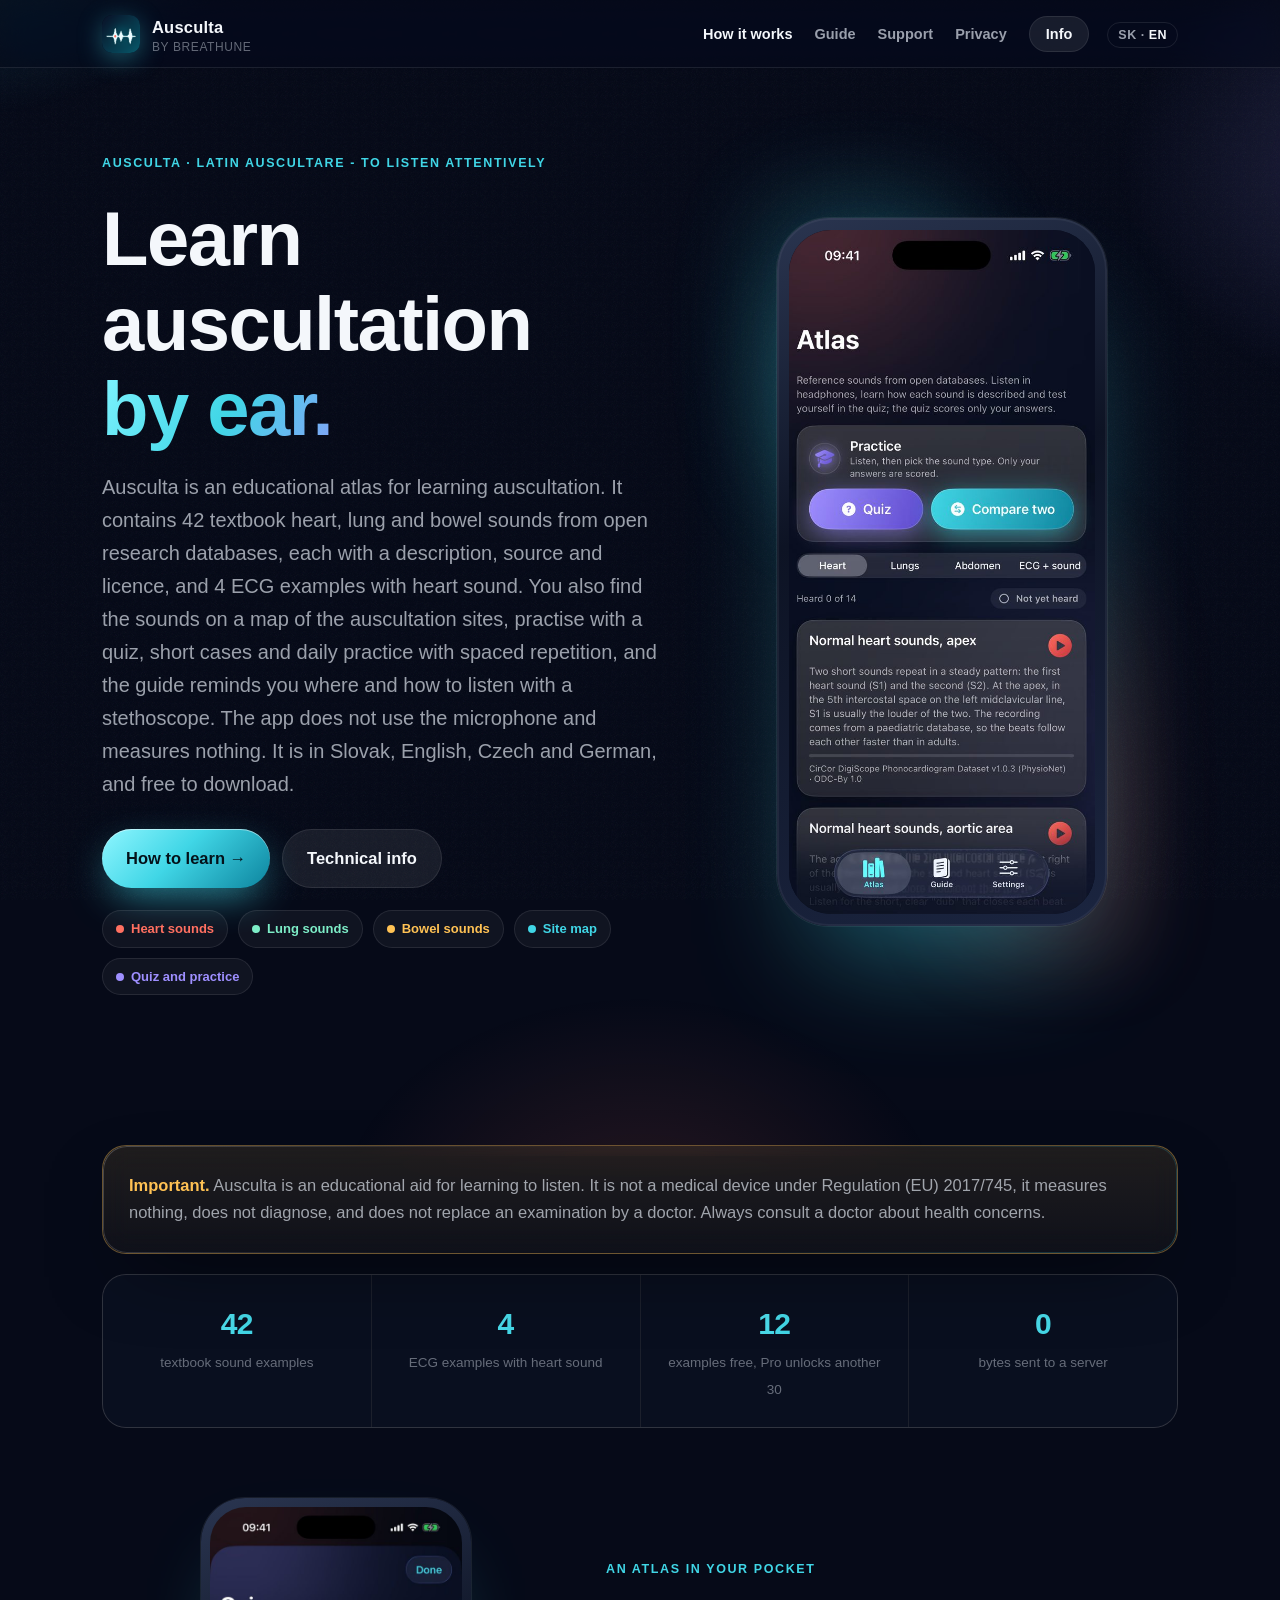
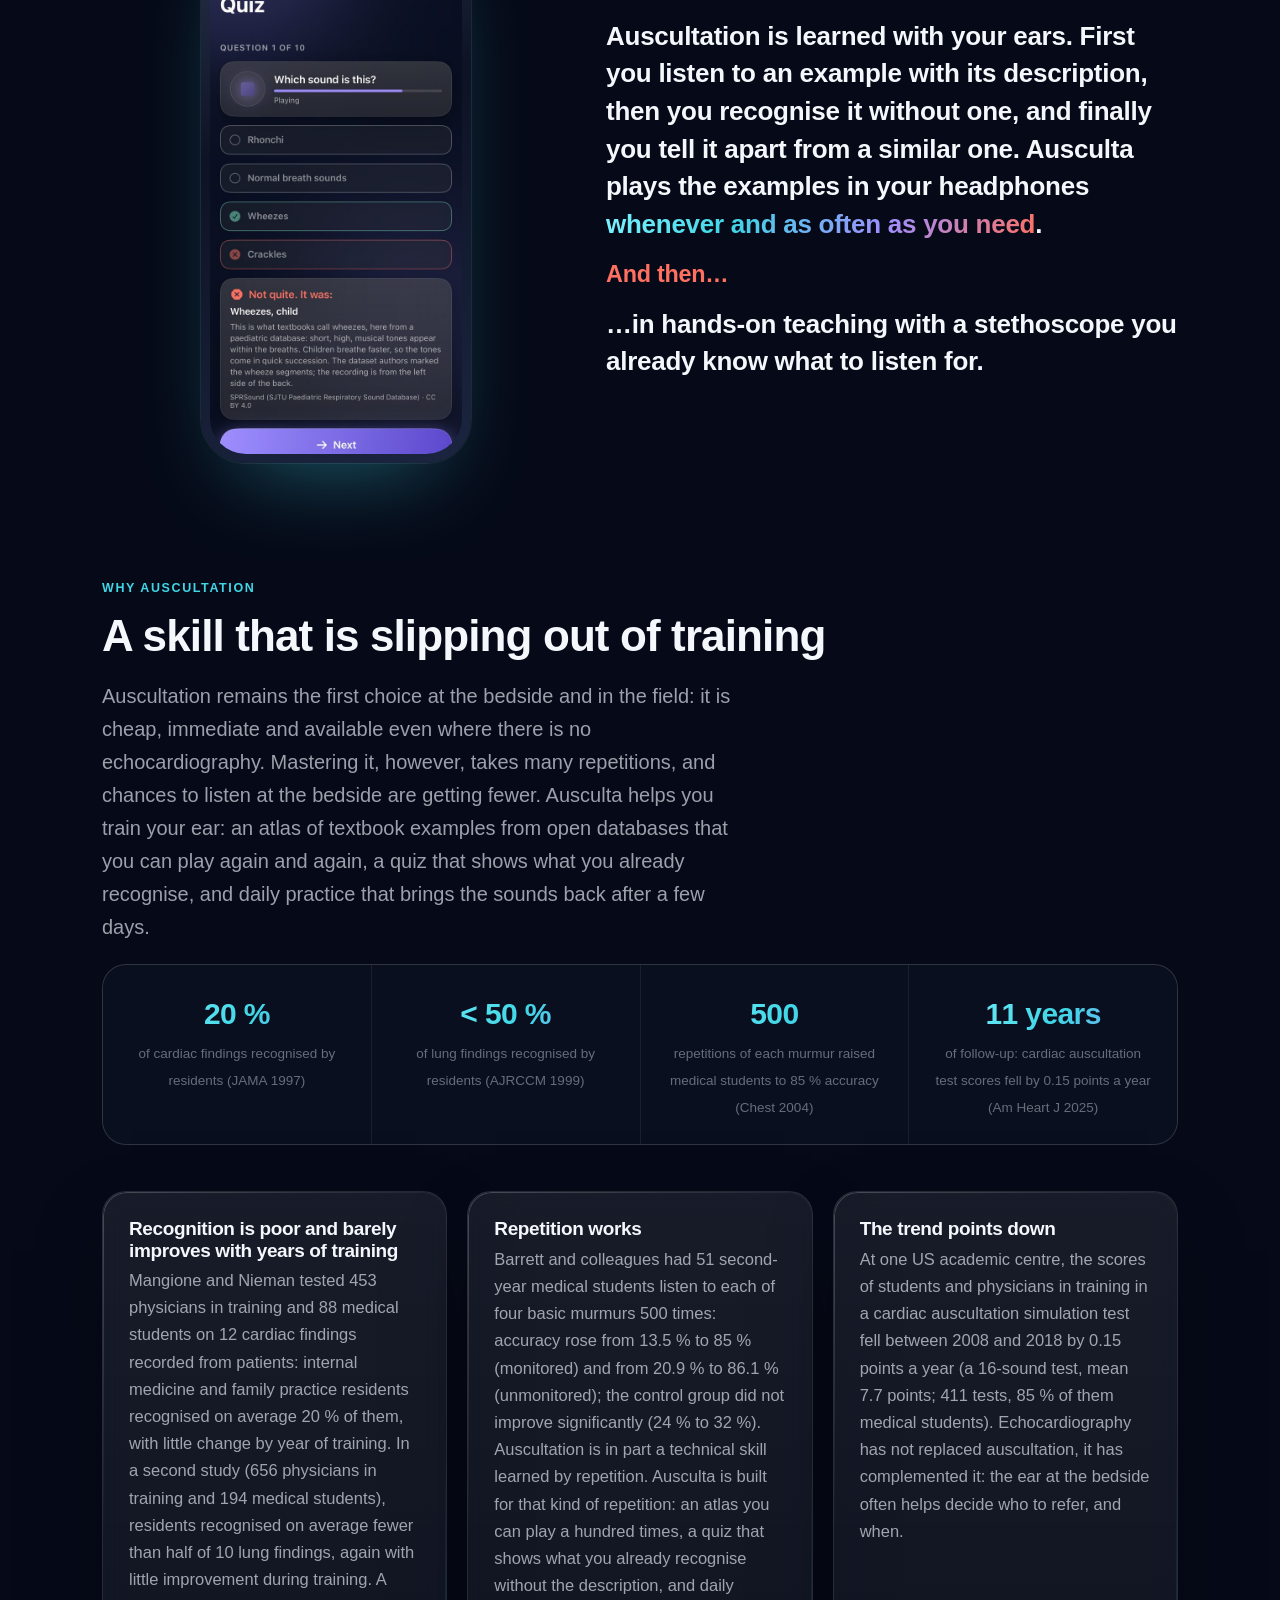
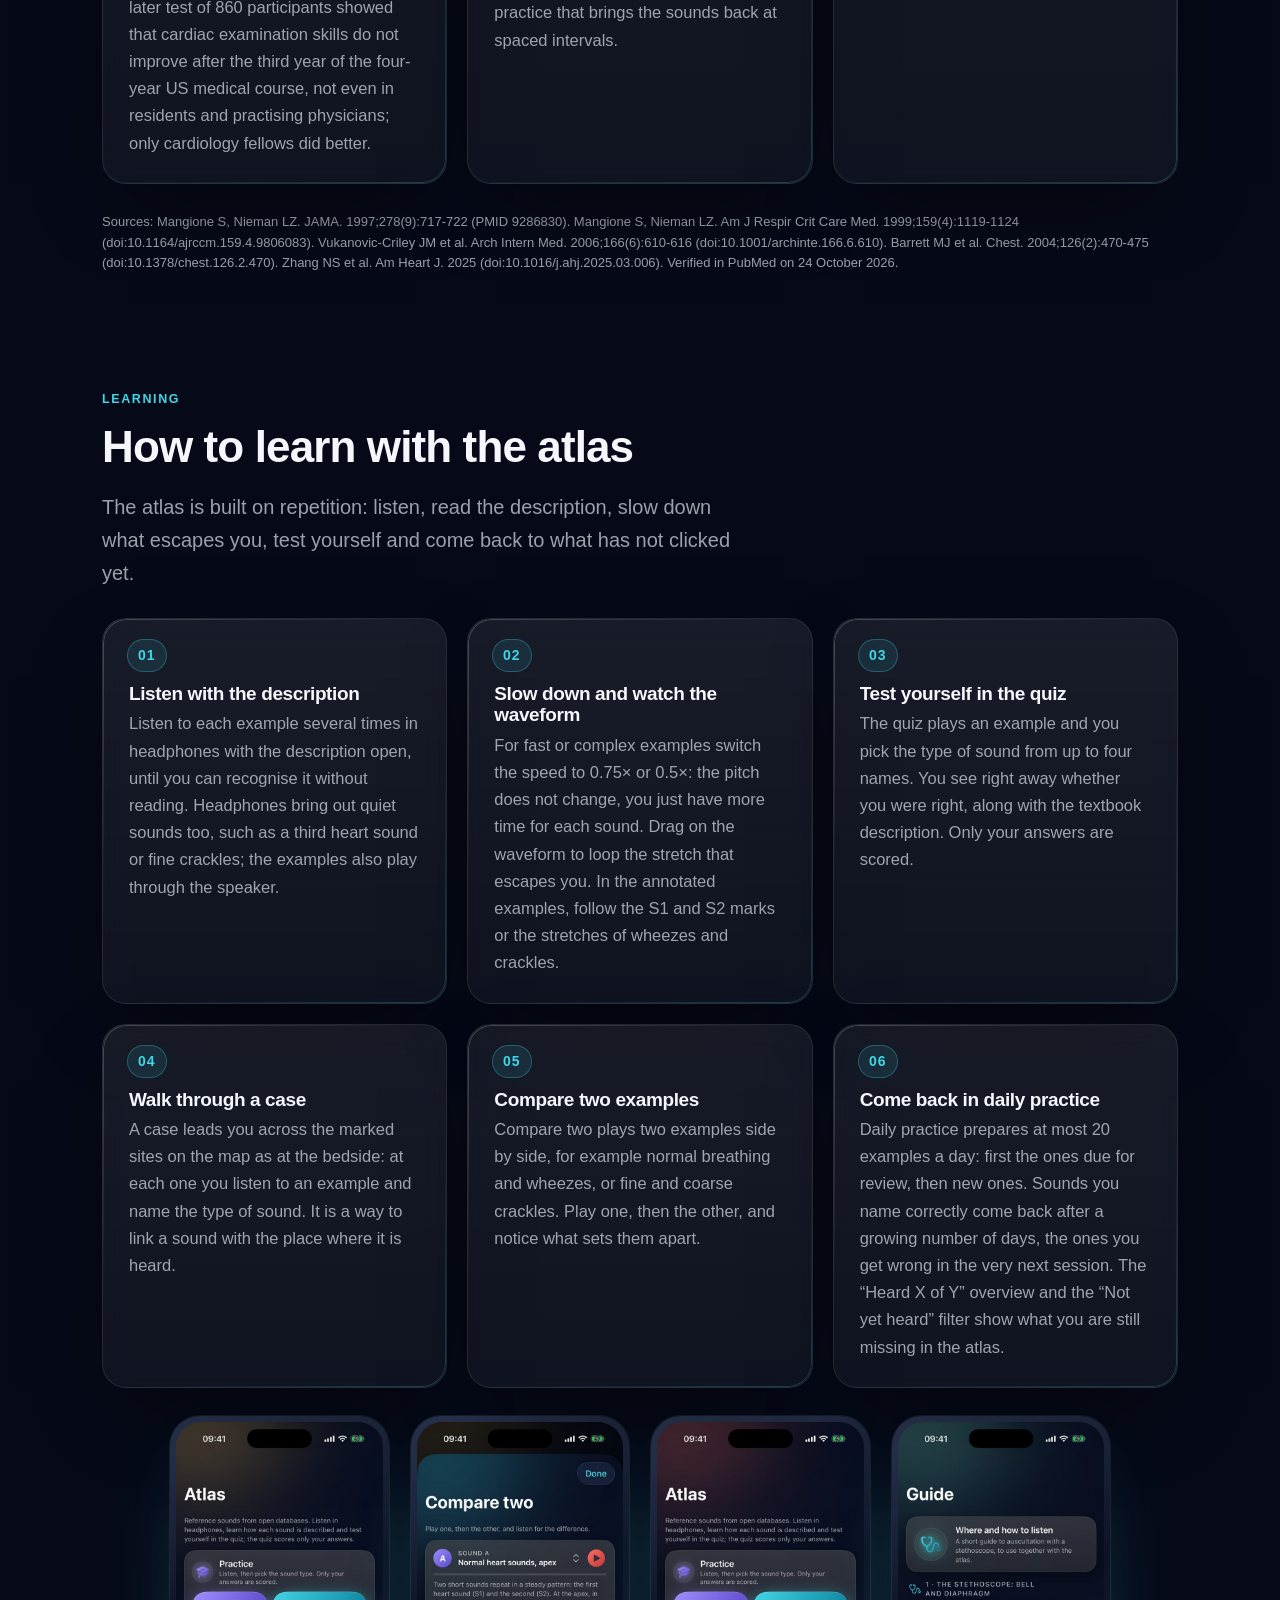
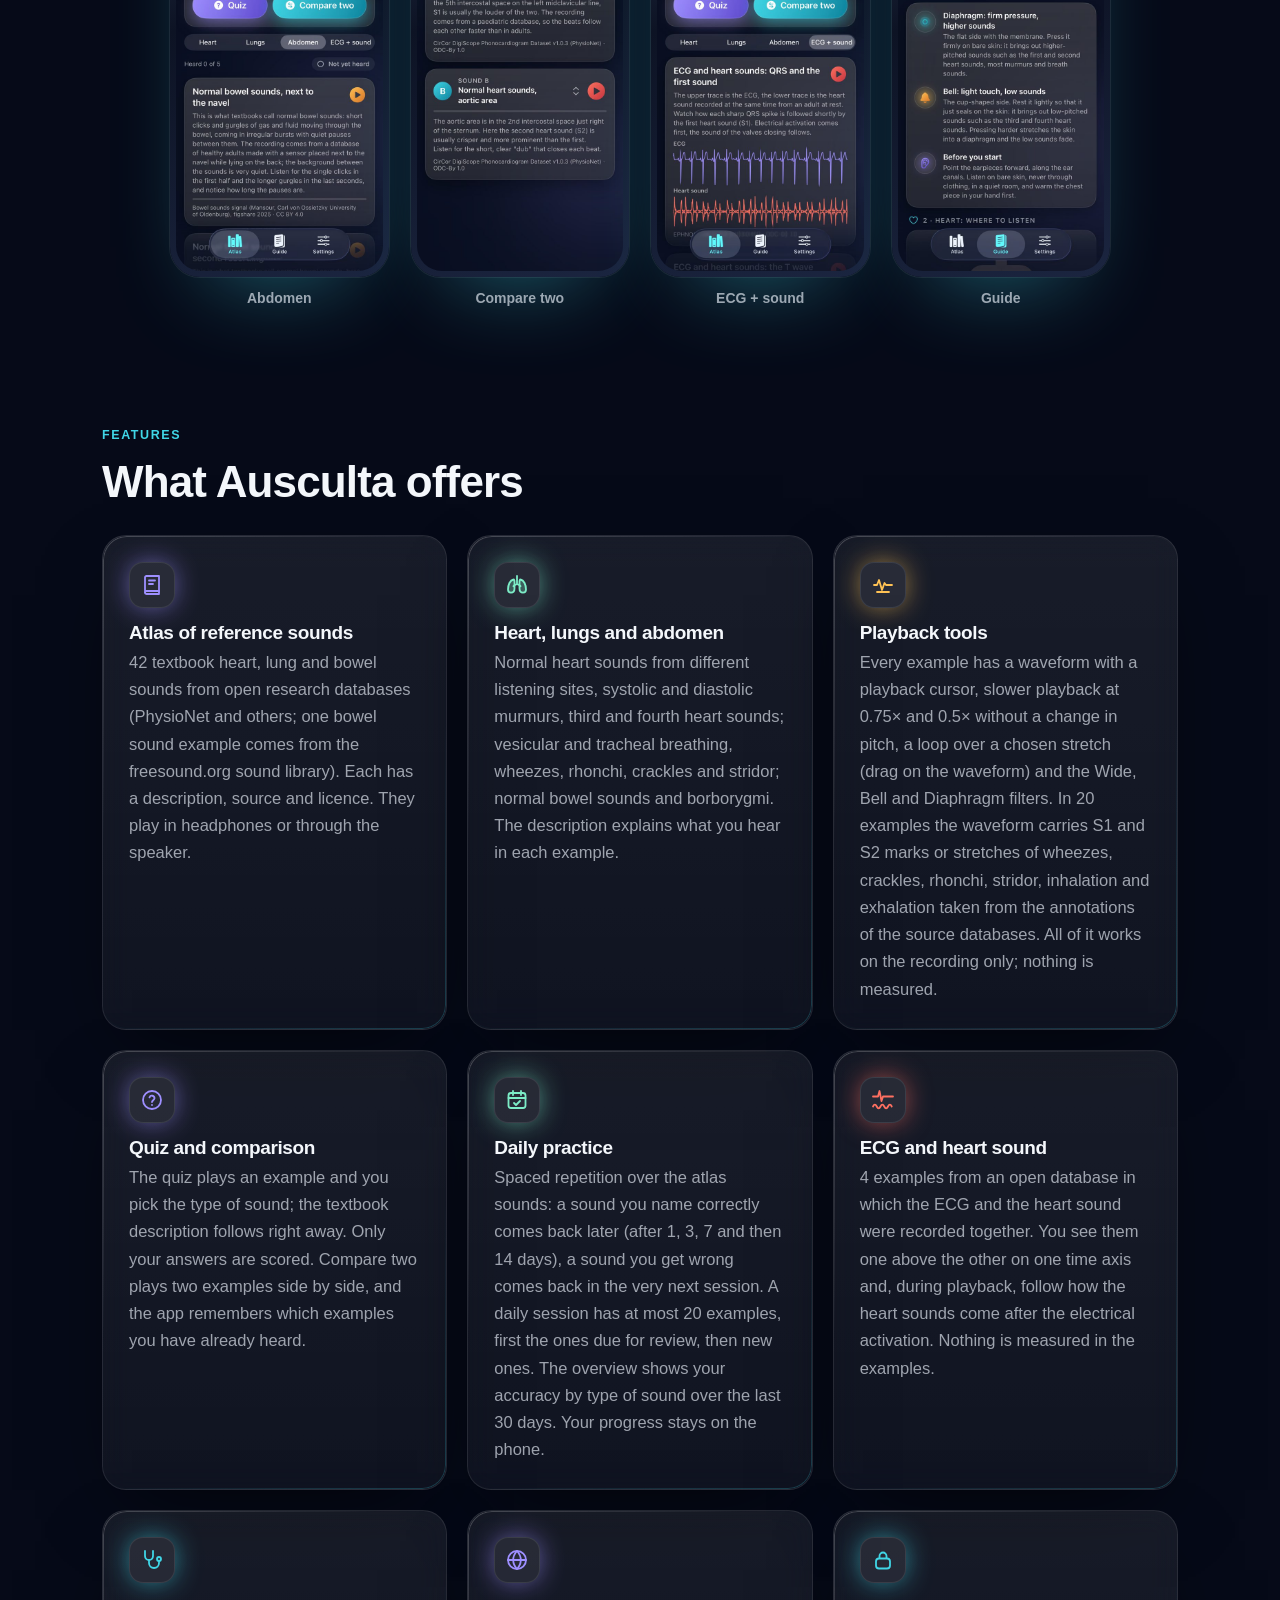
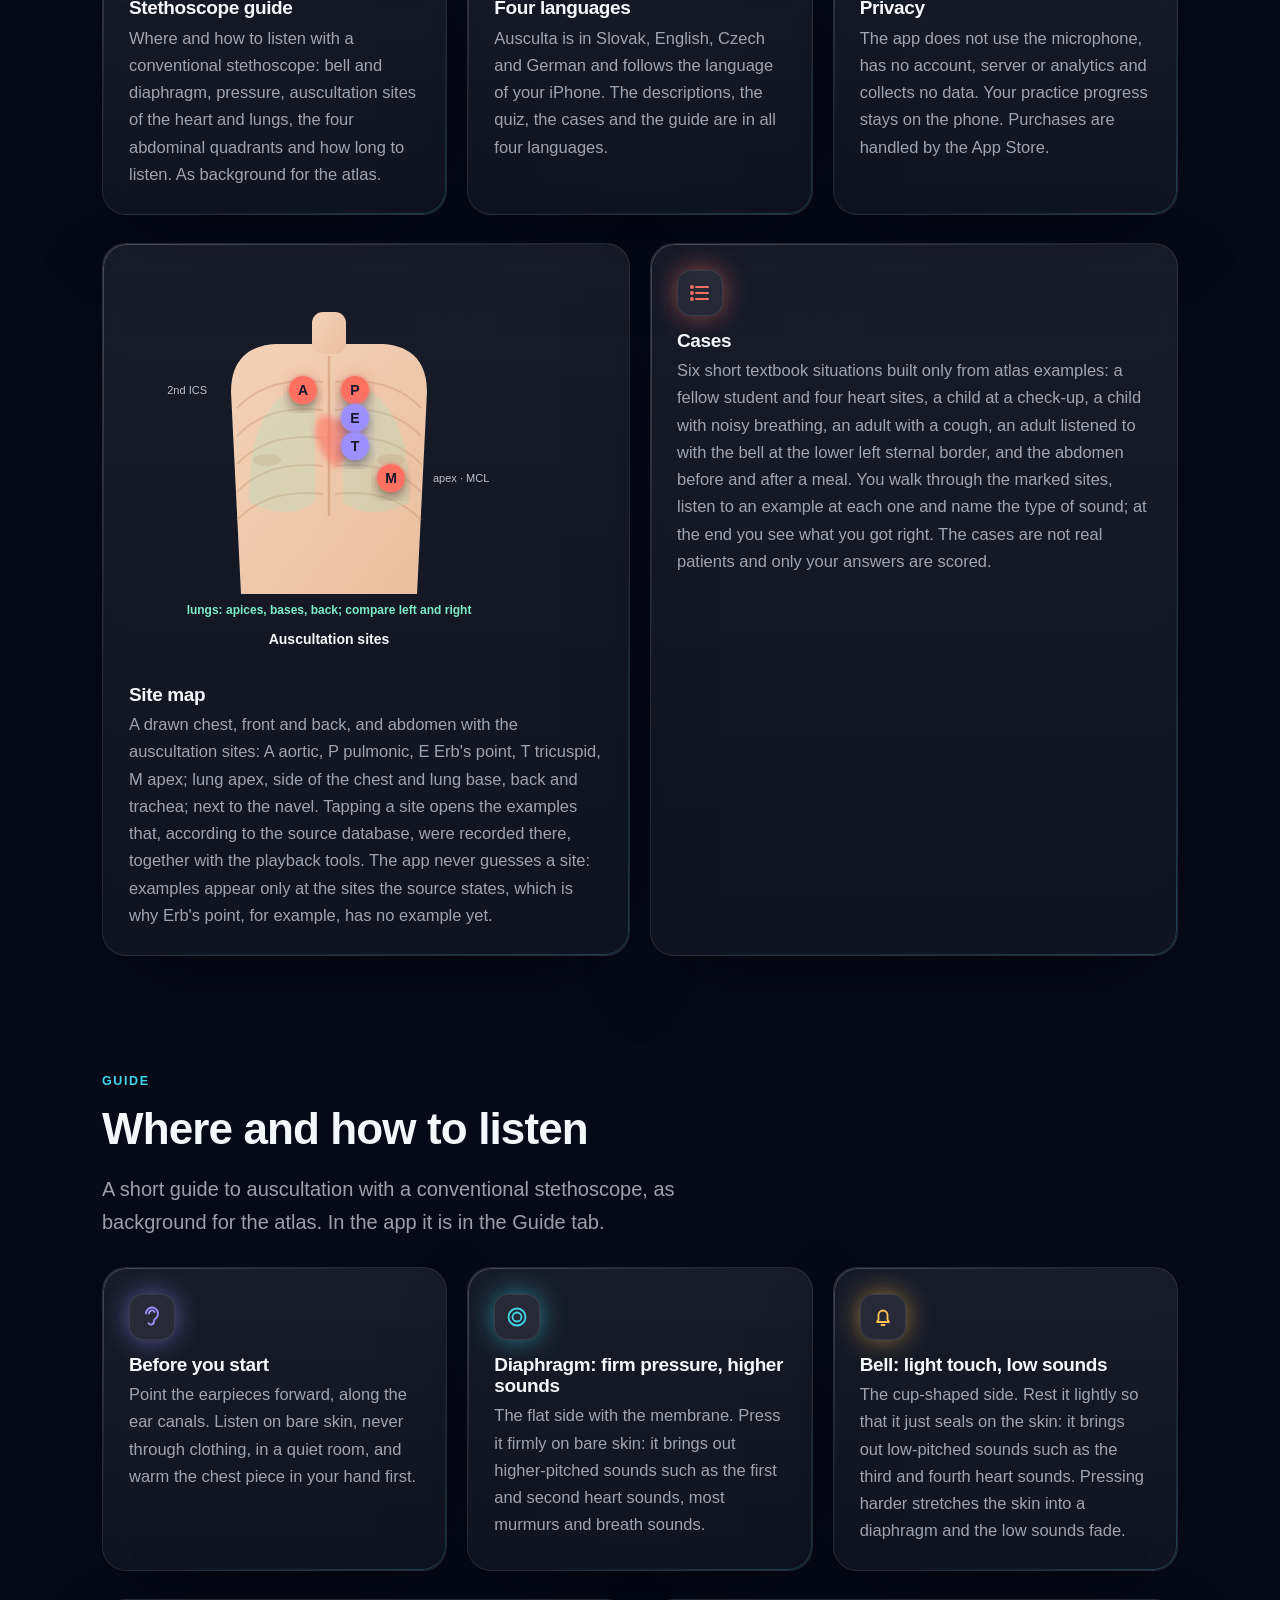
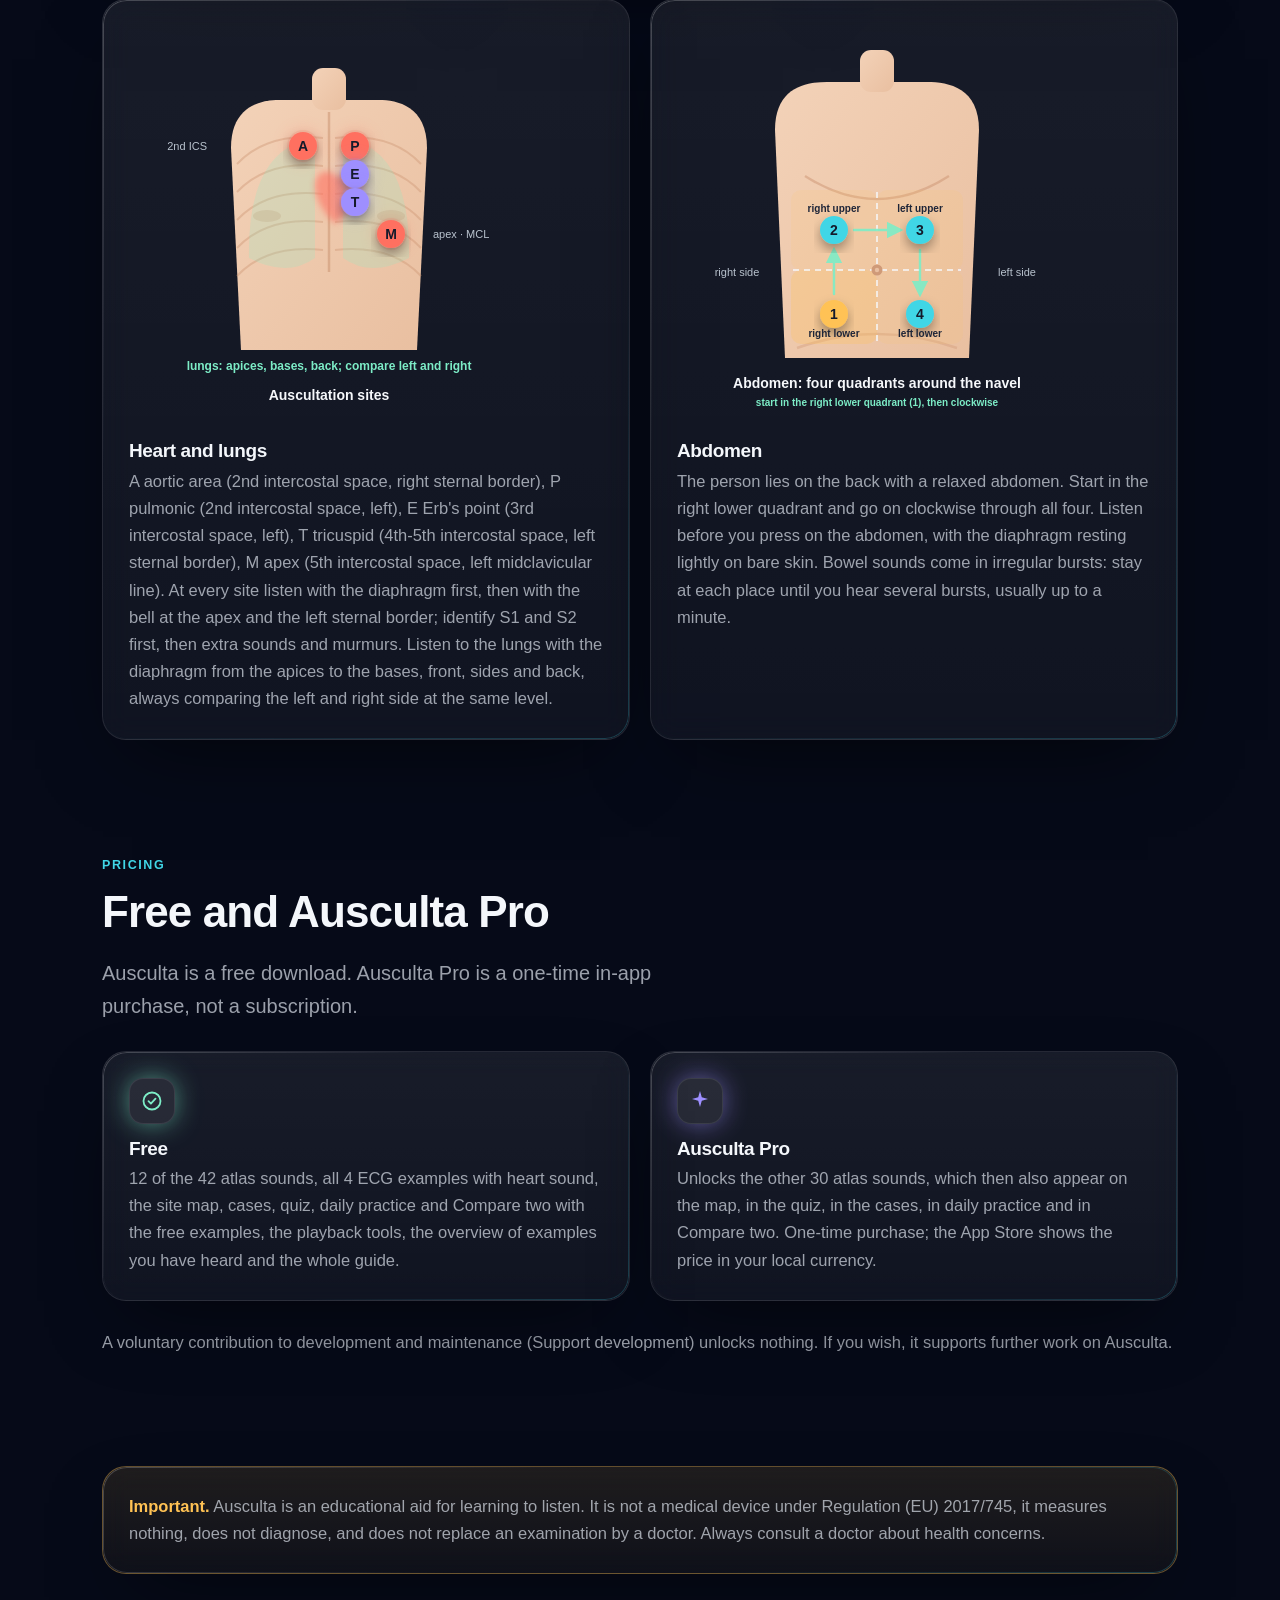
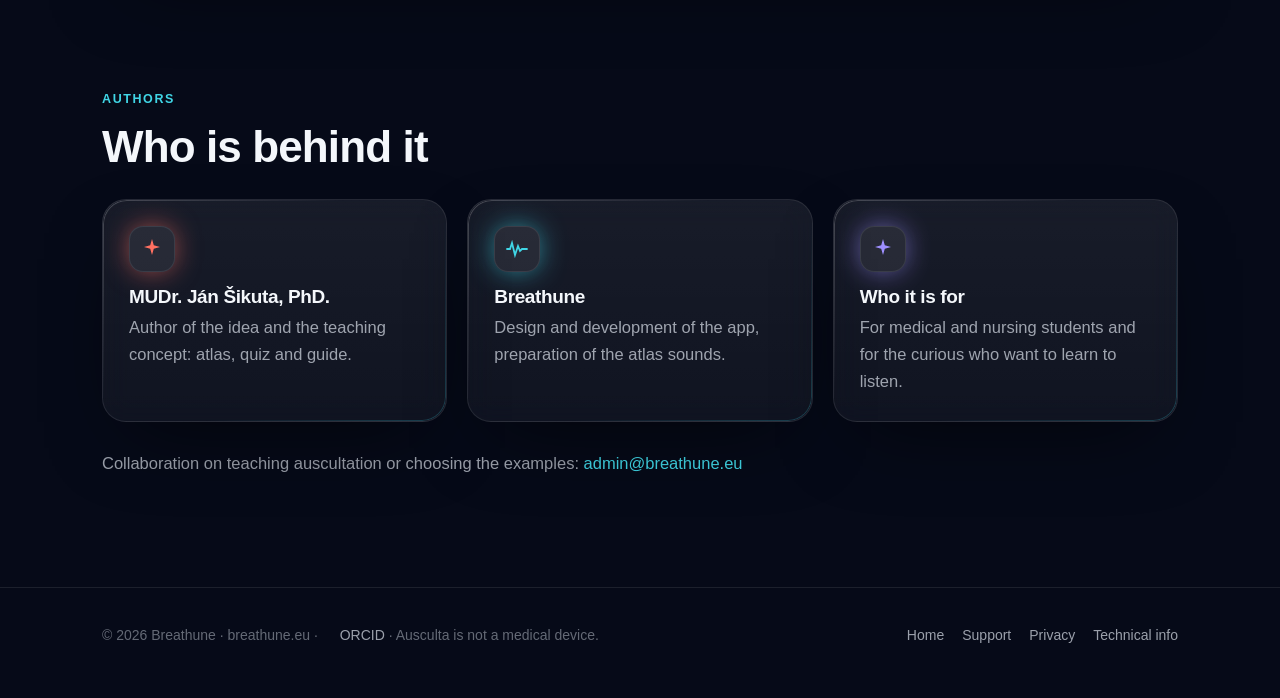
<file: en/index.html>
<!doctype html>
<html lang="en">
<head>
<meta charset="utf-8"><meta http-equiv="Content-Security-Policy" content="default-src 'self'; script-src 'self'; style-src 'self' 'unsafe-inline'; img-src 'self' data:; font-src 'self' data:; media-src 'self'; connect-src 'self' https://breathune.goatcounter.com; object-src 'none'; base-uri 'self'; form-action 'none'; upgrade-insecure-requests"><meta name="referrer" content="strict-origin-when-cross-origin">
<meta name="viewport" content="width=device-width,initial-scale=1,viewport-fit=cover">
<link rel="canonical" href="https://dzanino.github.io/ausculta-web/en/">
<title>Ausculta - Auscultation Atlas | Breathune</title>
<meta name="description" content="Ausculta is an educational auscultation atlas: textbook heart, lung and bowel sounds from open databases, ECG examples with heart sound, a map of the auscultation sites, cases, a quiz, daily practice with spaced repetition and a stethoscope guide. It does not use the microphone and measures nothing. Not a medical device.">
<meta name="theme-color" content="#060a18">
<meta property="og:title" content="Ausculta - Auscultation Atlas | Breathune">
<meta property="og:description" content="Ausculta is an educational auscultation atlas: textbook heart, lung and bowel sounds from open databases, ECG examples with heart sound, a map of the auscultation sites, cases, a quiz, daily practice with spaced repetition and a stethoscope guide. It does not use the microphone and measures nothing. Not a medical device.">
<meta property="og:image" content="https://dzanino.github.io/ausculta-web/assets/icon.png">
<link rel="icon" href="../assets/icon.png">
<link rel="apple-touch-icon" href="../assets/icon.png">
<link rel="stylesheet" href="../assets/style.css">

<link rel="me" href="https://orcid.org/0000-0002-4690-0317">
<link rel="alternate" hreflang="sk" href="https://dzanino.github.io/ausculta-web/"><link rel="alternate" hreflang="en" href="https://dzanino.github.io/ausculta-web/en/">
<script type="application/ld+json" id="ld-ausculta">
{
 "@context": "https://schema.org",
 "@graph": [
  {
   "@type": "SoftwareApplication",
   "@id": "https://dzanino.github.io/ausculta-web/#ausculta",
   "name": "Ausculta - Auscultation Atlas",
   "applicationCategory": "EducationalApplication",
   "applicationSubCategory": "Medical education",
   "operatingSystem": "iOS",
   "softwareVersion": "2.2.1",
   "url": "https://dzanino.github.io/ausculta-web/",
   "downloadUrl": "https://apps.apple.com/app/id6819630118",
   "inLanguage": [
    "sk",
    "en",
    "cs",
    "de"
   ],
   "isAccessibleForFree": true,
   "offers": {
    "@type": "Offer",
    "price": "0",
    "priceCurrency": "EUR"
   },
   "description": "Educational atlas of heart, lung and bowel sounds from published open-licence databases, with practice and cases. Not a medical device; it does not measure or diagnose.",
   "author": {
    "@id": "https://dzanino.github.io/ausculta-web/#autor"
   },
   "publisher": {
    "@id": "https://dzanino.github.io/ausculta-web/#autor"
   }
  },
  {
   "@type": "Person",
   "@id": "https://dzanino.github.io/ausculta-web/#autor",
   "name": "Ján Šikuta",
   "honorificPrefix": "MUDr.",
   "honorificSuffix": "PhD",
   "jobTitle": "Forensic physician and app developer",
   "email": "admin@breathune.eu",
   "sameAs": [
    "https://orcid.org/0000-0002-4690-0317",
    "https://breathune.eu/"
   ]
  }
 ]
}
</script>
</head>
<body>
<header class="nav"><div class="wrap">
<a class="brand" href="index.html"><img src="../assets/icon.png" alt=""><span>Ausculta<small>by Breathune</small></span></a>
<nav><a href="index.html#ako" class="on">How it works</a><a href="index.html#navod">Guide</a><a href="support.html">Support</a><a href="privacy.html">Privacy</a><a href="methodology.html" class="cta">Info</a><a class="lang" href="../index.html" hreflang="sk" lang="sk" aria-label="Slovenská verzia">SK · <b>EN</b></a></nav>
</div></header>

<main class="wrap">

<section class="hero">
  <div class="reveal">
    <span class="eyebrow">Ausculta · Latin auscultare - to listen attentively</span>
    <h1>Learn auscultation<br><span class="grad">by ear.</span></h1>
    <p class="lead">Ausculta is an educational atlas for learning auscultation. It contains 42 textbook heart, lung and bowel sounds from open research databases, each with a description, source and licence, and 4 ECG examples with heart sound. You also find the sounds on a map of the auscultation sites, practise with a quiz, short cases and daily practice with spaced repetition, and the guide reminds you where and how to listen with a stethoscope. The app does not use the microphone and measures nothing. It is in Slovak, English, Czech and German, and free to download.</p>
    <div class="actions">
      <a class="btn" href="#ako">How to learn →</a>
      <a class="btn ghost" href="methodology.html">Technical info</a>
    </div>
    <div class="badges">
      <span class="pill coral"><i style="background:var(--coral)"></i>Heart sounds</span>
      <span class="pill mint"><i style="background:var(--mint)"></i>Lung sounds</span>
      <span class="pill" style="color:var(--amber)"><i style="background:var(--amber)"></i>Bowel sounds</span>
      <span class="pill teal"><i style="background:var(--teal)"></i>Site map</span>
      <span class="pill violet"><i style="background:var(--violet)"></i>Quiz and practice</span>
    </div>
  </div>

  <div class="phone reveal">
    <div class="orbs"></div>
    <div class="screen shot"><img src="../assets/img/en/screen-atlas.jpg" alt="The Atlas screen in the Ausculta app: practice, the Heart, Lungs, Abdomen and ECG + sound sections and the first examples with descriptions"></div>
  </div>
</section>

<div class="card notice reveal" style="margin-top:20px"><b>Important.</b> <span class="muted">Ausculta is an educational aid for learning to listen. It is not a medical device under Regulation (EU) 2017/745, it measures nothing, does not diagnose, and does not replace an examination by a doctor. Always consult a doctor about health concerns.</span></div>

<div class="band reveal" style="margin-top:20px">
  <div><b class="grad">42</b><span>textbook sound examples</span></div>
  <div><b class="grad">4</b><span>ECG examples with heart sound</span></div>
  <div><b class="grad">12</b><span>examples free, Pro unlocks another 30</span></div>
  <div><b class="grad">0</b><span>bytes sent to a server</span></div>
</div>

<section class="story reveal" id="pribeh">
  <div class="device"><img src="../assets/img/en/screen-quiz.jpg" alt="The quiz in the Ausculta app: the question Which sound is this? with four options and the textbook description after the answer" loading="lazy"></div>
  <div>
    <span class="eyebrow">An atlas in your pocket</span>
    <p class="quote">Auscultation is learned with your ears. First you listen to an example with its description, then you recognise it without one, and finally you tell it apart from a similar one. Ausculta plays the examples in your headphones <em>whenever and as often as you need</em>.
    <span class="or">And then…</span>
    …in hands-on teaching with a stethoscope you already know what to listen for.</p>
  </div>
</section>

<section id="preco" class="reveal">
  <span class="eyebrow">Why auscultation</span>
  <h2>A skill that is slipping out of training</h2>
  <p class="lead">Auscultation remains the first choice at the bedside and in the field: it is cheap, immediate and available even where there is no echocardiography. Mastering it, however, takes many repetitions, and chances to listen at the bedside are getting fewer. Ausculta helps you train your ear: an atlas of textbook examples from open databases that you can play again and again, a quiz that shows what you already recognise, and daily practice that brings the sounds back after a few days.</p>
  <div class="band" style="margin-top:20px">
    <div><b class="grad">20 %</b><span>of cardiac findings recognised by residents (JAMA 1997)</span></div>
    <div><b class="grad">&lt; 50 %</b><span>of lung findings recognised by residents (AJRCCM 1999)</span></div>
    <div><b class="grad">500</b><span>repetitions of each murmur raised medical students to 85 % accuracy (Chest 2004)</span></div>
    <div><b class="grad">11 years</b><span>of follow-up: cardiac auscultation test scores fell by 0.15 points a year (Am Heart J 2025)</span></div>
  </div>
  <div class="grid">
    <div class="card"><h3>Recognition is poor and barely improves with years of training</h3><p>Mangione and Nieman tested 453 physicians in training and 88 medical students on 12 cardiac findings recorded from patients: internal medicine and family practice residents recognised on average 20 % of them, with little change by year of training. In a second study (656 physicians in training and 194 medical students), residents recognised on average fewer than half of 10 lung findings, again with little improvement during training. A later test of 860 participants showed that cardiac examination skills do not improve after the third year of the four-year US medical course, not even in residents and practising physicians; only cardiology fellows did better.</p></div>
    <div class="card"><h3>Repetition works</h3><p>Barrett and colleagues had 51 second-year medical students listen to each of four basic murmurs 500 times: accuracy rose from 13.5 % to 85 % (monitored) and from 20.9 % to 86.1 % (unmonitored); the control group did not improve significantly (24 % to 32 %). Auscultation is in part a technical skill learned by repetition. Ausculta is built for that kind of repetition: an atlas you can play a hundred times, a quiz that shows what you already recognise without the description, and daily practice that brings the sounds back at spaced intervals.</p></div>
    <div class="card"><h3>The trend points down</h3><p>At one US academic centre, the scores of students and physicians in training in a cardiac auscultation simulation test fell between 2008 and 2018 by 0.15 points a year (a 16-sound test, mean 7.7 points; 411 tests, 85 % of them medical students). Echocardiography has not replaced auscultation, it has complemented it: the ear at the bedside often helps decide who to refer, and when.</p></div>
  </div>
  <p class="muted" style="font-size:13px;line-height:1.6">Sources: Mangione S, Nieman LZ. JAMA. 1997;278(9):717-722 (PMID 9286830). Mangione S, Nieman LZ. Am J Respir Crit Care Med. 1999;159(4):1119-1124 (doi:10.1164/ajrccm.159.4.9806083). Vukanovic-Criley JM et al. Arch Intern Med. 2006;166(6):610-616 (doi:10.1001/archinte.166.6.610). Barrett MJ et al. Chest. 2004;126(2):470-475 (doi:10.1378/chest.126.2.470). Zhang NS et al. Am Heart J. 2025 (doi:10.1016/j.ahj.2025.03.006). Verified in PubMed on 24 October 2026.</p>
</section>

<section id="ako" class="reveal">
  <span class="eyebrow">Learning</span>
  <h2>How to learn with the atlas</h2>
  <p class="lead">The atlas is built on repetition: listen, read the description, slow down what escapes you, test yourself and come back to what has not clicked yet.</p>
  <div class="grid steps">
    <div class="card lift"><h3>Listen with the description</h3><p>Listen to each example several times in headphones with the description open, until you can recognise it without reading. Headphones bring out quiet sounds too, such as a third heart sound or fine crackles; the examples also play through the speaker.</p></div>
    <div class="card lift"><h3>Slow down and watch the waveform</h3><p>For fast or complex examples switch the speed to 0.75× or 0.5×: the pitch does not change, you just have more time for each sound. Drag on the waveform to loop the stretch that escapes you. In the annotated examples, follow the S1 and S2 marks or the stretches of wheezes and crackles.</p></div>
    <div class="card lift"><h3>Test yourself in the quiz</h3><p>The quiz plays an example and you pick the type of sound from up to four names. You see right away whether you were right, along with the textbook description. Only your answers are scored.</p></div>
    <div class="card lift"><h3>Walk through a case</h3><p>A case leads you across the marked sites on the map as at the bedside: at each one you listen to an example and name the type of sound. It is a way to link a sound with the place where it is heard.</p></div>
    <div class="card lift"><h3>Compare two examples</h3><p>Compare two plays two examples side by side, for example normal breathing and wheezes, or fine and coarse crackles. Play one, then the other, and notice what sets them apart.</p></div>
    <div class="card lift"><h3>Come back in daily practice</h3><p>Daily practice prepares at most 20 examples a day: first the ones due for review, then new ones. Sounds you name correctly come back after a growing number of days, the ones you get wrong in the very next session. The “Heard X of Y” overview and the “Not yet heard” filter show what you are still missing in the atlas.</p></div>
  </div>
  <div class="shots">
    <figure><div class="device"><img src="../assets/img/en/screen-abdomen.jpg" alt="The Abdomen section of the atlas: normal bowel sounds with description and source" loading="lazy"></div><figcaption>Abdomen</figcaption></figure>
    <figure><div class="device"><img src="../assets/img/en/screen-compare.jpg" alt="Compare two: example A and example B with their descriptions one below the other" loading="lazy"></div><figcaption>Compare two</figcaption></figure>
    <figure><div class="device"><img src="../assets/img/en/screen-ecg.jpg" alt="ECG + sound: the ECG trace and the heart sound one above the other on one time axis" loading="lazy"></div><figcaption>ECG + sound</figcaption></figure>
    <figure><div class="device"><img src="../assets/img/en/screen-guide.jpg" alt="Guide: the bell and diaphragm of the stethoscope and the auscultation sites of the heart" loading="lazy"></div><figcaption>Guide</figcaption></figure>
  </div>
</section>

<section id="funkcie" class="reveal">
  <span class="eyebrow">Features</span>
  <h2>What Ausculta offers</h2>
  <div class="grid">
    <div class="card lift"><div class="chip violet"><svg viewBox="0 0 24 24" fill="none" stroke="currentColor" stroke-width="1.8" stroke-linecap="round" stroke-linejoin="round"><path d="M5 4.5A1.5 1.5 0 0 1 6.5 3H19v15H6.5A1.5 1.5 0 0 0 5 19.5z"/><path d="M5 19.5A1.5 1.5 0 0 0 6.5 21H19v-3"/><path d="M9 7.5h6M9 11h4"/></svg></div><h3>Atlas of reference sounds</h3><p>42 textbook heart, lung and bowel sounds from open research databases (PhysioNet and others; one bowel sound example comes from the freesound.org sound library). Each has a description, source and licence. They play in headphones or through the speaker.</p></div>
    <div class="card lift"><div class="chip mint"><svg viewBox="0 0 24 24" fill="none" stroke="currentColor" stroke-width="1.8" stroke-linecap="round"><path d="M12 3v8m0 0c-1.5 0-2.5 1-3.5 2.2M12 11c1.5 0 2.5 1 3.5 2.2"/><path d="M8.5 6.5C5 7 3 12 3 16.5c0 2 1.2 3.2 3 3.2 2.6 0 3.5-2 3.5-4.5V9c0-1.5-.4-2.6-1-2.5zM15.5 6.5C19 7 21 12 21 16.5c0 2-1.2 3.2-3 3.2-2.6 0-3.5-2-3.5-4.5V9c0-1.5.4-2.6 1-2.5z" fill="currentColor" fill-opacity=".25"/></svg></div><h3>Heart, lungs and abdomen</h3><p>Normal heart sounds from different listening sites, systolic and diastolic murmurs, third and fourth heart sounds; vesicular and tracheal breathing, wheezes, rhonchi, crackles and stridor; normal bowel sounds and borborygmi. The description explains what you hear in each example.</p></div>
    <div class="card lift"><div class="chip amber"><svg viewBox="0 0 24 24" fill="none" stroke="currentColor" stroke-width="1.8" stroke-linecap="round" stroke-linejoin="round"><path d="M3 12h3l2-5 3 10 2.5-7 1.5 2H21"/><path d="M6 19h12"/></svg></div><h3>Playback tools</h3><p>Every example has a waveform with a playback cursor, slower playback at 0.75× and 0.5× without a change in pitch, a loop over a chosen stretch (drag on the waveform) and the Wide, Bell and Diaphragm filters. In 20 examples the waveform carries S1 and S2 marks or stretches of wheezes, crackles, rhonchi, stridor, inhalation and exhalation taken from the annotations of the source databases. All of it works on the recording only; nothing is measured.</p></div>
    <div class="card lift"><div class="chip violet"><svg viewBox="0 0 24 24" fill="none" stroke="currentColor" stroke-width="1.8" stroke-linecap="round" stroke-linejoin="round"><circle cx="12" cy="12" r="9"/><path d="M9.5 9.3a2.6 2.6 0 0 1 5 1c0 1.7-2.5 2.2-2.5 3.7"/><path d="M12 17h.01"/></svg></div><h3>Quiz and comparison</h3><p>The quiz plays an example and you pick the type of sound; the textbook description follows right away. Only your answers are scored. Compare two plays two examples side by side, and the app remembers which examples you have already heard.</p></div>
    <div class="card lift"><div class="chip mint"><svg viewBox="0 0 24 24" fill="none" stroke="currentColor" stroke-width="1.8" stroke-linecap="round" stroke-linejoin="round"><rect x="3.5" y="5" width="17" height="15" rx="2.5"/><path d="M3.5 10h17M8 3v4M16 3v4"/><path d="m9 15 2 2 4-4"/></svg></div><h3>Daily practice</h3><p>Spaced repetition over the atlas sounds: a sound you name correctly comes back later (after 1, 3, 7 and then 14 days), a sound you get wrong comes back in the very next session. A daily session has at most 20 examples, first the ones due for review, then new ones. The overview shows your accuracy by type of sound over the last 30 days. Your progress stays on the phone.</p></div>
    <div class="card lift"><div class="chip coral"><svg viewBox="0 0 24 24" fill="none" stroke="currentColor" stroke-width="1.8" stroke-linecap="round" stroke-linejoin="round"><path d="M2 8.5h5l1.5-5.5 2 10 1.5-4.5H22"/><path d="M2 18.5c1.25-2.6 2.5-2.6 3.75 0s2.5 2.6 3.75 0 2.5-2.6 3.75 0 2.5 2.6 3.75 0 2.5-2.6 3.75 0"/></svg></div><h3>ECG and heart sound</h3><p>4 examples from an open database in which the ECG and the heart sound were recorded together. You see them one above the other on one time axis and, during playback, follow how the heart sounds come after the electrical activation. Nothing is measured in the examples.</p></div>
    <div class="card lift"><div class="chip teal"><svg viewBox="0 0 24 24" fill="none" stroke="currentColor" stroke-width="1.8" stroke-linecap="round" stroke-linejoin="round"><path d="M5 3v5a4 4 0 0 0 8 0V3"/><path d="M9 12v3a5 5 0 0 0 10 0v-2"/><circle cx="19" cy="11" r="2"/></svg></div><h3>Stethoscope guide</h3><p>Where and how to listen with a conventional stethoscope: bell and diaphragm, pressure, auscultation sites of the heart and lungs, the four abdominal quadrants and how long to listen. As background for the atlas.</p></div>
    <div class="card lift"><div class="chip violet"><svg viewBox="0 0 24 24" fill="none" stroke="currentColor" stroke-width="1.8" stroke-linecap="round" stroke-linejoin="round"><circle cx="12" cy="12" r="9"/><path d="M3 12h18M12 3c2.5 2.7 3.8 5.7 3.8 9s-1.3 6.3-3.8 9c-2.5-2.7-3.8-5.7-3.8-9S9.5 5.7 12 3z"/></svg></div><h3>Four languages</h3><p>Ausculta is in Slovak, English, Czech and German and follows the language of your iPhone. The descriptions, the quiz, the cases and the guide are in all four languages.</p></div>
    <div class="card lift"><div class="chip teal"><svg viewBox="0 0 24 24" fill="none" stroke="currentColor" stroke-width="1.8"><rect x="5" y="10.5" width="14" height="10" rx="3"/><path d="M8.5 10.5V8a3.5 3.5 0 0 1 7 0v2.5"/></svg></div><h3>Privacy</h3><p>The app does not use the microphone, has no account, server or analytics and collects no data. Your practice progress stays on the phone. Purchases are handled by the App Store.</p></div>
  </div>
  <div class="grid two">
    <div class="card lift"><img src="../assets/img/en/sites.svg" alt="Auscultation sites of the heart and lungs on a drawn chest"><h3>Site map</h3><p>A drawn chest, front and back, and abdomen with the auscultation sites: A aortic, P pulmonic, E Erb's point, T tricuspid, M apex; lung apex, side of the chest and lung base, back and trachea; next to the navel. Tapping a site opens the examples that, according to the source database, were recorded there, together with the playback tools. The app never guesses a site: examples appear only at the sites the source states, which is why Erb's point, for example, has no example yet.</p></div>
    <div class="card lift"><div class="chip coral"><svg viewBox="0 0 24 24" fill="none" stroke="currentColor" stroke-width="1.8" stroke-linecap="round" stroke-linejoin="round"><path d="M8 6h12M8 12h12M8 18h12"/><circle cx="4" cy="6" r="1"/><circle cx="4" cy="12" r="1"/><circle cx="4" cy="18" r="1"/></svg></div><h3>Cases</h3><p>Six short textbook situations built only from atlas examples: a fellow student and four heart sites, a child at a check-up, a child with noisy breathing, an adult with a cough, an adult listened to with the bell at the lower left sternal border, and the abdomen before and after a meal. You walk through the marked sites, listen to an example at each one and name the type of sound; at the end you see what you got right. The cases are not real patients and only your answers are scored.</p></div>
  </div>
</section>

<section id="navod" class="reveal">
  <span class="eyebrow">Guide</span>
  <h2>Where and how to listen</h2>
  <p class="lead">A short guide to auscultation with a conventional stethoscope, as background for the atlas. In the app it is in the Guide tab.</p>
  <div class="grid">
    <div class="card lift"><div class="chip violet"><svg viewBox="0 0 24 24" fill="none" stroke="currentColor" stroke-width="1.8" stroke-linecap="round" stroke-linejoin="round"><path d="M6 8.5a6 6 0 1 1 9.5 4.9c-1 .7-1.5 1.6-1.5 2.6v.5a3 3 0 0 1-5.5 1.7"/><path d="M9 8.5a3 3 0 0 1 5.6-1.5"/></svg></div><h3>Before you start</h3><p>Point the earpieces forward, along the ear canals. Listen on bare skin, never through clothing, in a quiet room, and warm the chest piece in your hand first.</p></div>
    <div class="card lift"><div class="chip teal"><svg viewBox="0 0 24 24" fill="none" stroke="currentColor" stroke-width="1.8"><circle cx="12" cy="12" r="8.5"/><circle cx="12" cy="12" r="4.5"/></svg></div><h3>Diaphragm: firm pressure, higher sounds</h3><p>The flat side with the membrane. Press it firmly on bare skin: it brings out higher-pitched sounds such as the first and second heart sounds, most murmurs and breath sounds.</p></div>
    <div class="card lift"><div class="chip amber"><svg viewBox="0 0 24 24" fill="none" stroke="currentColor" stroke-width="1.8" stroke-linecap="round" stroke-linejoin="round"><path d="M6 17h12l-1.5-2.5V10a4.5 4.5 0 0 0-9 0v4.5z"/><path d="M10.5 20h3"/></svg></div><h3>Bell: light touch, low sounds</h3><p>The cup-shaped side. Rest it lightly so that it just seals on the skin: it brings out low-pitched sounds such as the third and fourth heart sounds. Pressing harder stretches the skin into a diaphragm and the low sounds fade.</p></div>
  </div>
  <div class="grid two">
    <div class="card lift"><img src="../assets/img/en/sites.svg" alt="Auscultation sites of the heart and lungs"><h3>Heart and lungs</h3><p>A aortic area (2nd intercostal space, right sternal border), P pulmonic (2nd intercostal space, left), E Erb's point (3rd intercostal space, left), T tricuspid (4th-5th intercostal space, left sternal border), M apex (5th intercostal space, left midclavicular line). At every site listen with the diaphragm first, then with the bell at the apex and the left sternal border; identify S1 and S2 first, then extra sounds and murmurs. Listen to the lungs with the diaphragm from the apices to the bases, front, sides and back, always comparing the left and right side at the same level.</p></div>
    <div class="card lift"><img src="../assets/img/en/abdomen.svg" alt="The four abdominal quadrants"><h3>Abdomen</h3><p>The person lies on the back with a relaxed abdomen. Start in the right lower quadrant and go on clockwise through all four. Listen before you press on the abdomen, with the diaphragm resting lightly on bare skin. Bowel sounds come in irregular bursts: stay at each place until you hear several bursts, usually up to a minute.</p></div>
  </div>
</section>

<section id="pro" class="reveal">
  <span class="eyebrow">Pricing</span>
  <h2>Free and Ausculta Pro</h2>
  <p class="lead">Ausculta is a free download. Ausculta Pro is a one-time in-app purchase, not a subscription.</p>
  <div class="grid">
    <div class="card lift"><div class="chip mint"><svg viewBox="0 0 24 24" fill="none" stroke="currentColor" stroke-width="1.8" stroke-linecap="round" stroke-linejoin="round"><circle cx="12" cy="12" r="8.5"/><path d="m8.5 12.2 2.4 2.4 4.6-5"/></svg></div><h3>Free</h3><p>12 of the 42 atlas sounds, all 4 ECG examples with heart sound, the site map, cases, quiz, daily practice and Compare two with the free examples, the playback tools, the overview of examples you have heard and the whole guide.</p></div>
    <div class="card lift"><div class="chip violet"><svg viewBox="0 0 24 24" fill="currentColor"><path d="M12 2l1.8 6.2L20 10l-6.2 1.8L12 18l-1.8-6.2L4 10l6.2-1.8z"/></svg></div><h3>Ausculta Pro</h3><p>Unlocks the other 30 atlas sounds, which then also appear on the map, in the quiz, in the cases, in daily practice and in Compare two. One-time purchase; the App Store shows the price in your local currency.</p></div>
  </div>
  <p class="muted">A voluntary contribution to development and maintenance (Support development) unlocks nothing. If you wish, it supports further work on Ausculta.</p>
</section>

<div class="card notice reveal" style="margin-top:20px"><b>Important.</b> <span class="muted">Ausculta is an educational aid for learning to listen. It is not a medical device under Regulation (EU) 2017/745, it measures nothing, does not diagnose, and does not replace an examination by a doctor. Always consult a doctor about health concerns.</span></div>

<section class="reveal">
  <span class="eyebrow">Authors</span>
  <h2>Who is behind it</h2>
  <div class="grid">
    <div class="card lift"><div class="chip coral"><svg viewBox="0 0 24 24" fill="currentColor"><path d="M12 2l1.8 6.2L20 10l-6.2 1.8L12 18l-1.8-6.2L4 10l6.2-1.8z"/></svg></div><h3>MUDr. Ján Šikuta, PhD.</h3><p>Author of the idea and the teaching concept: atlas, quiz and guide.</p></div>
    <div class="card lift"><div class="chip teal"><svg viewBox="0 0 24 24" fill="none" stroke="currentColor" stroke-width="1.8" stroke-linecap="round"><path d="M2 12h3l2-6 3 12 3-9 2 5 2-2h5"/></svg></div><h3>Breathune</h3><p>Design and development of the app, preparation of the atlas sounds.</p></div>
    <div class="card lift"><div class="chip violet"><svg viewBox="0 0 24 24" fill="currentColor"><path d="M12 2l1.8 6.2L20 10l-6.2 1.8L12 18l-1.8-6.2L4 10l6.2-1.8z"/></svg></div><h3>Who it is for</h3><p>For medical and nursing students and for the curious who want to learn to listen.</p></div>
  </div>
  <p class="muted">Collaboration on teaching auscultation or choosing the examples: <a href="mailto:admin@breathune.eu">admin@breathune.eu</a></p>
</section>

</main>
<footer><div class="wrap">
<span><span data-fz>©</span> 2026 Breathune · breathune.eu · <a href="https://orcid.org/0000-0002-4690-0317" rel="me noopener" target="_blank">ORCID</a> · Ausculta is not a medical device.</span>
<span><a href="index.html">Home</a><a href="support.html">Support</a><a href="privacy.html">Privacy</a><a href="methodology.html">Technical info</a></span>
</div></footer>
<script src="../assets/site.js" defer></script>
</body></html>
</file>
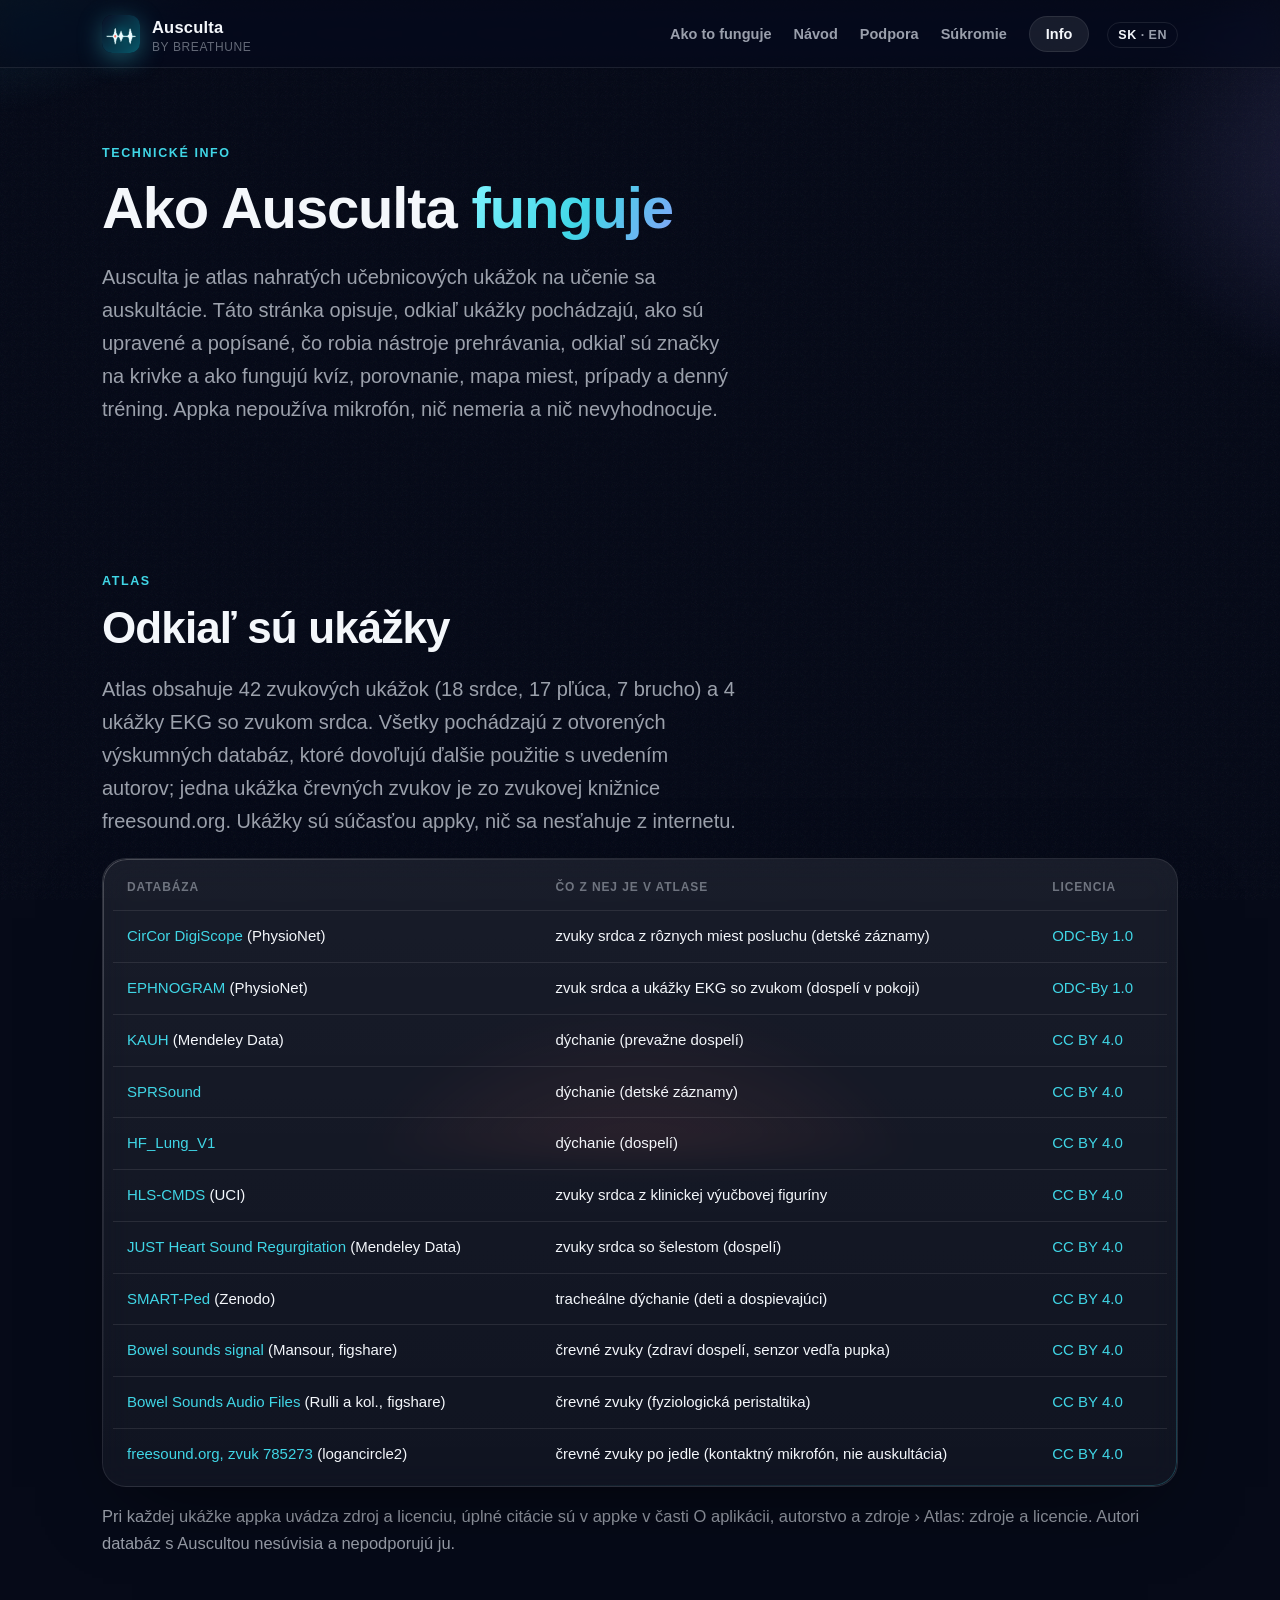
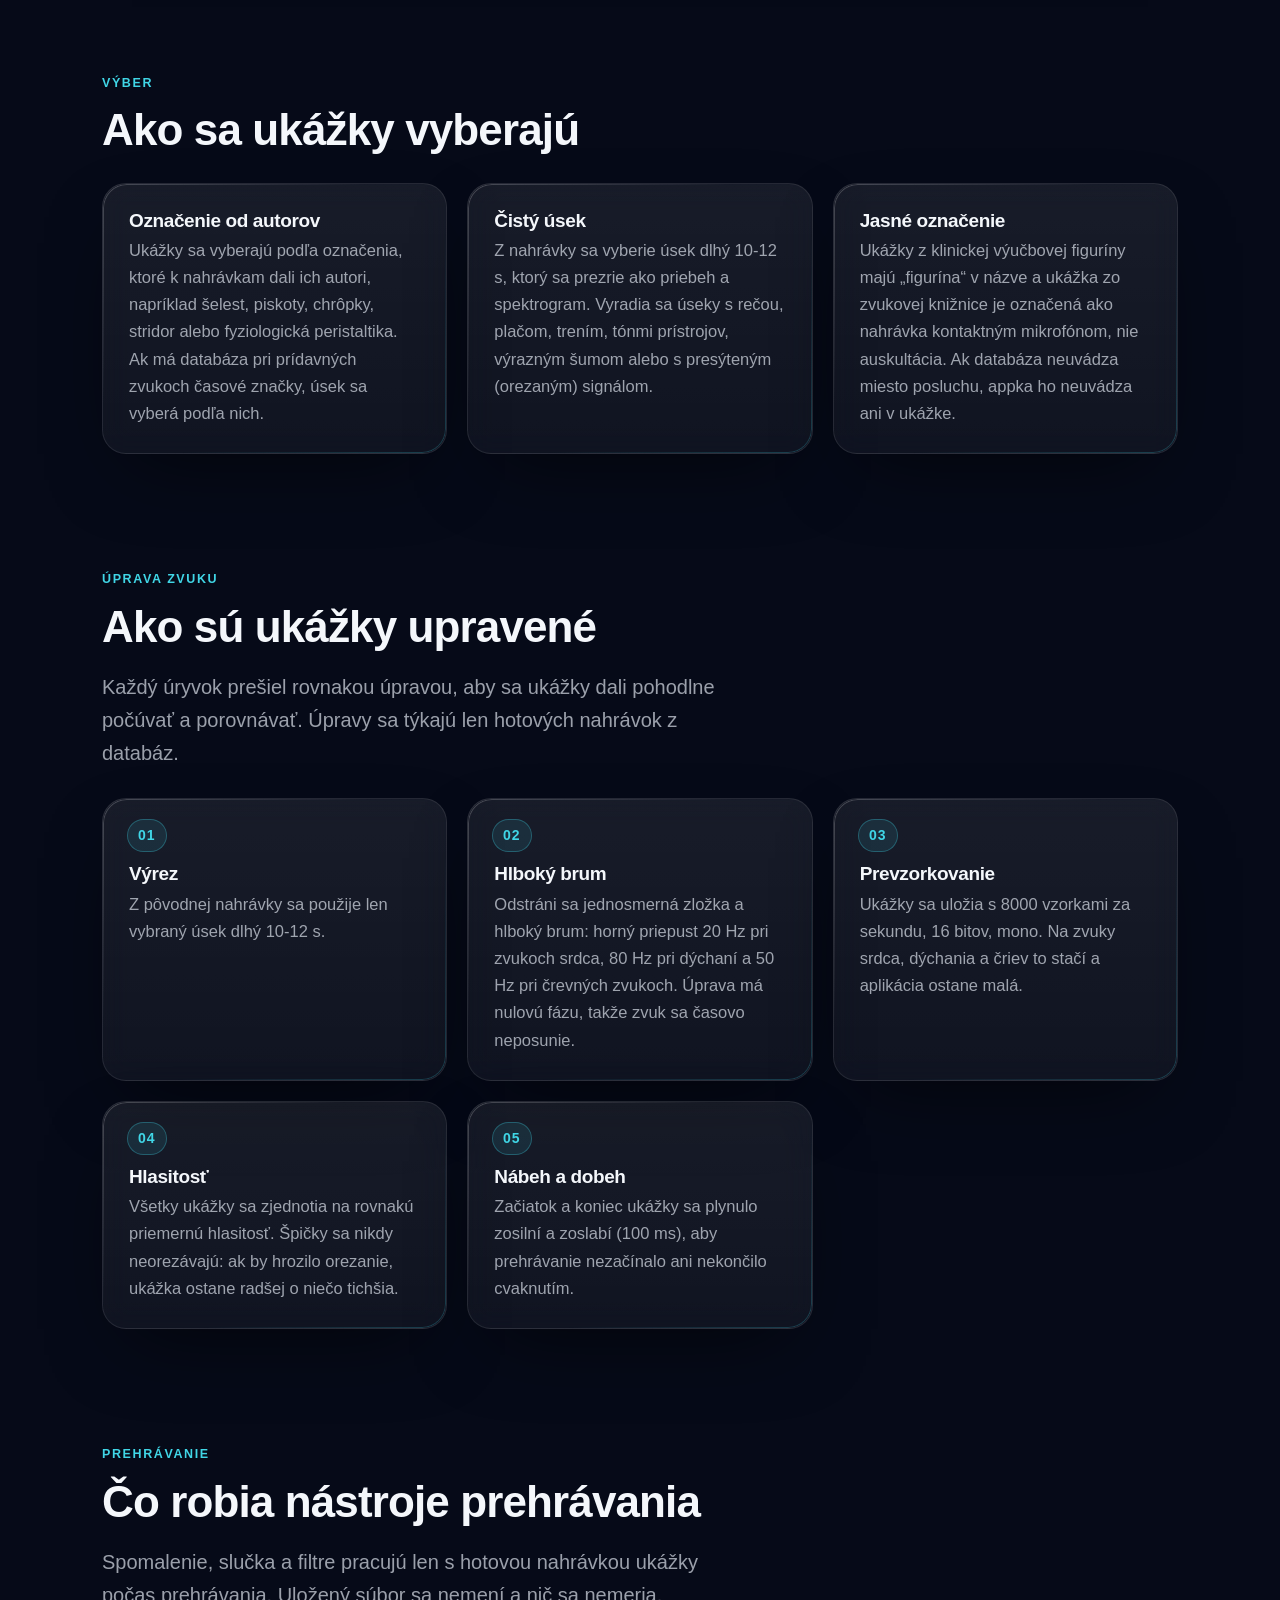
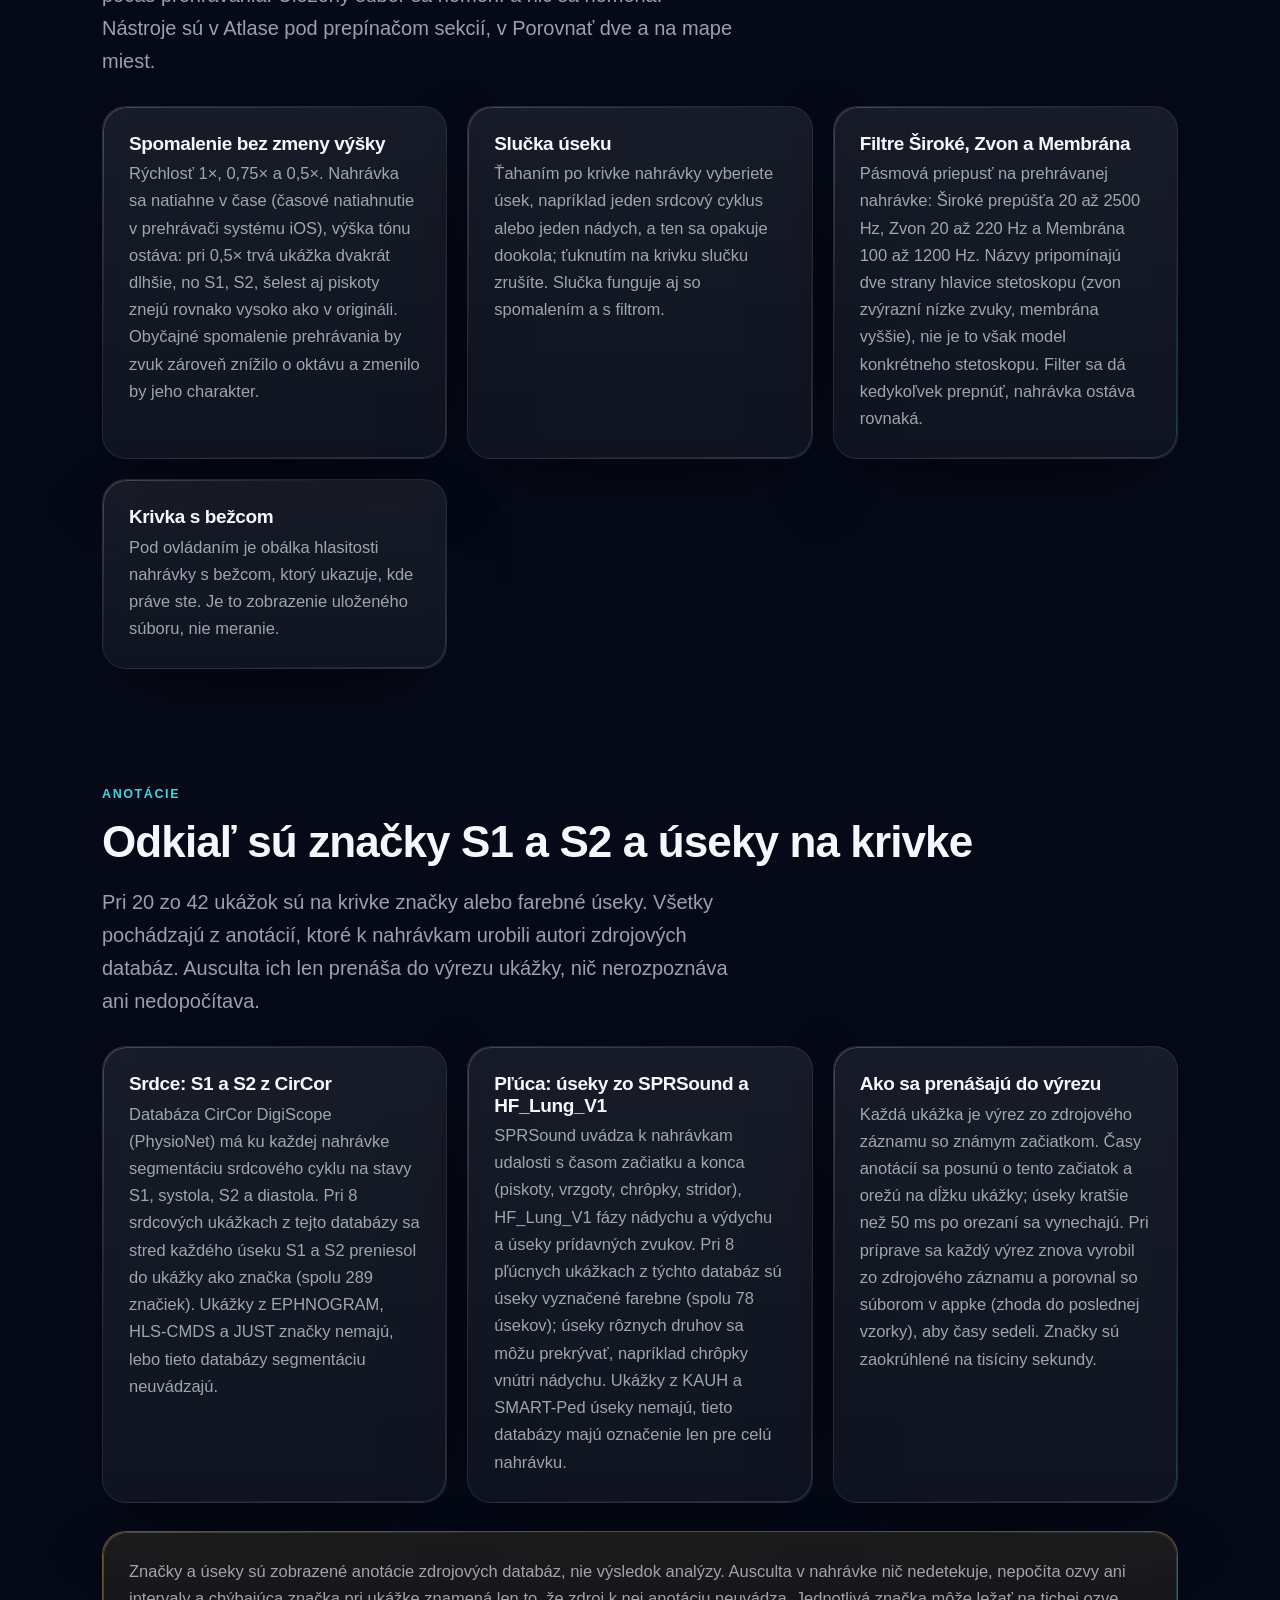
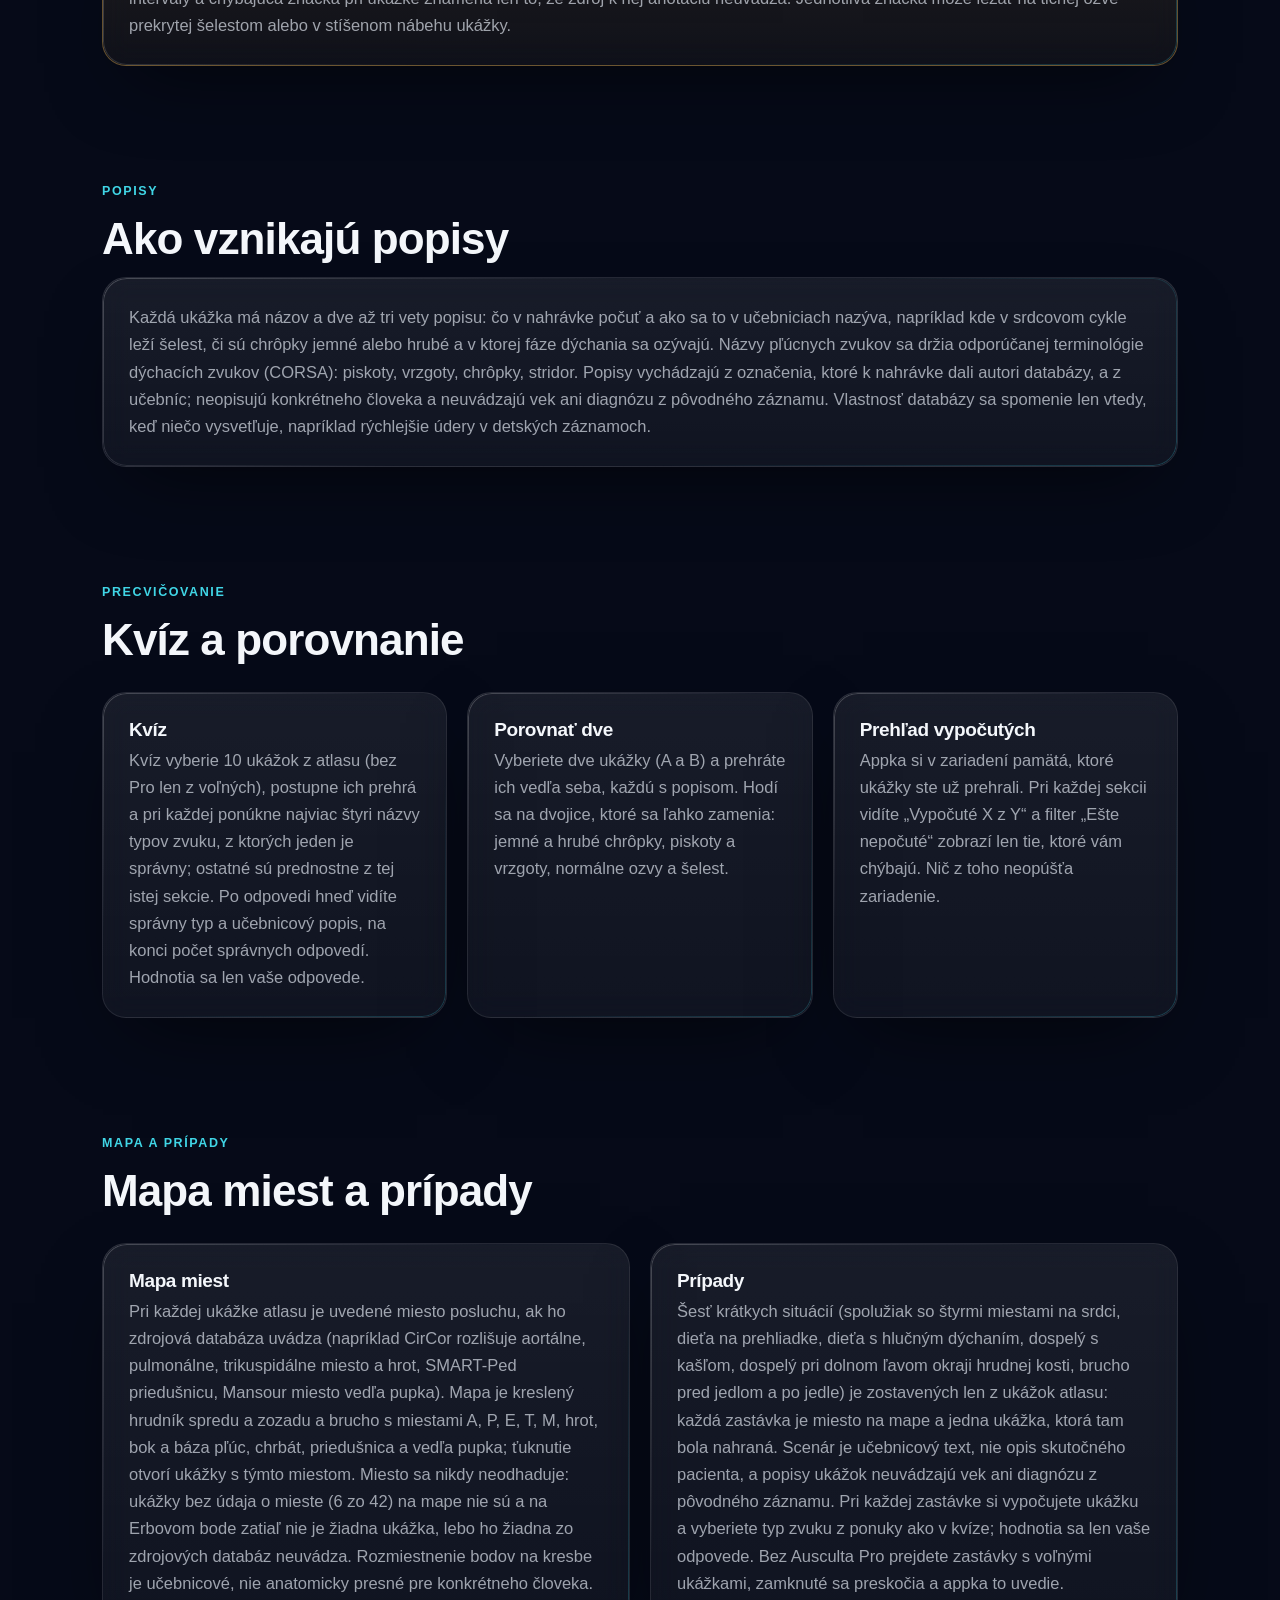
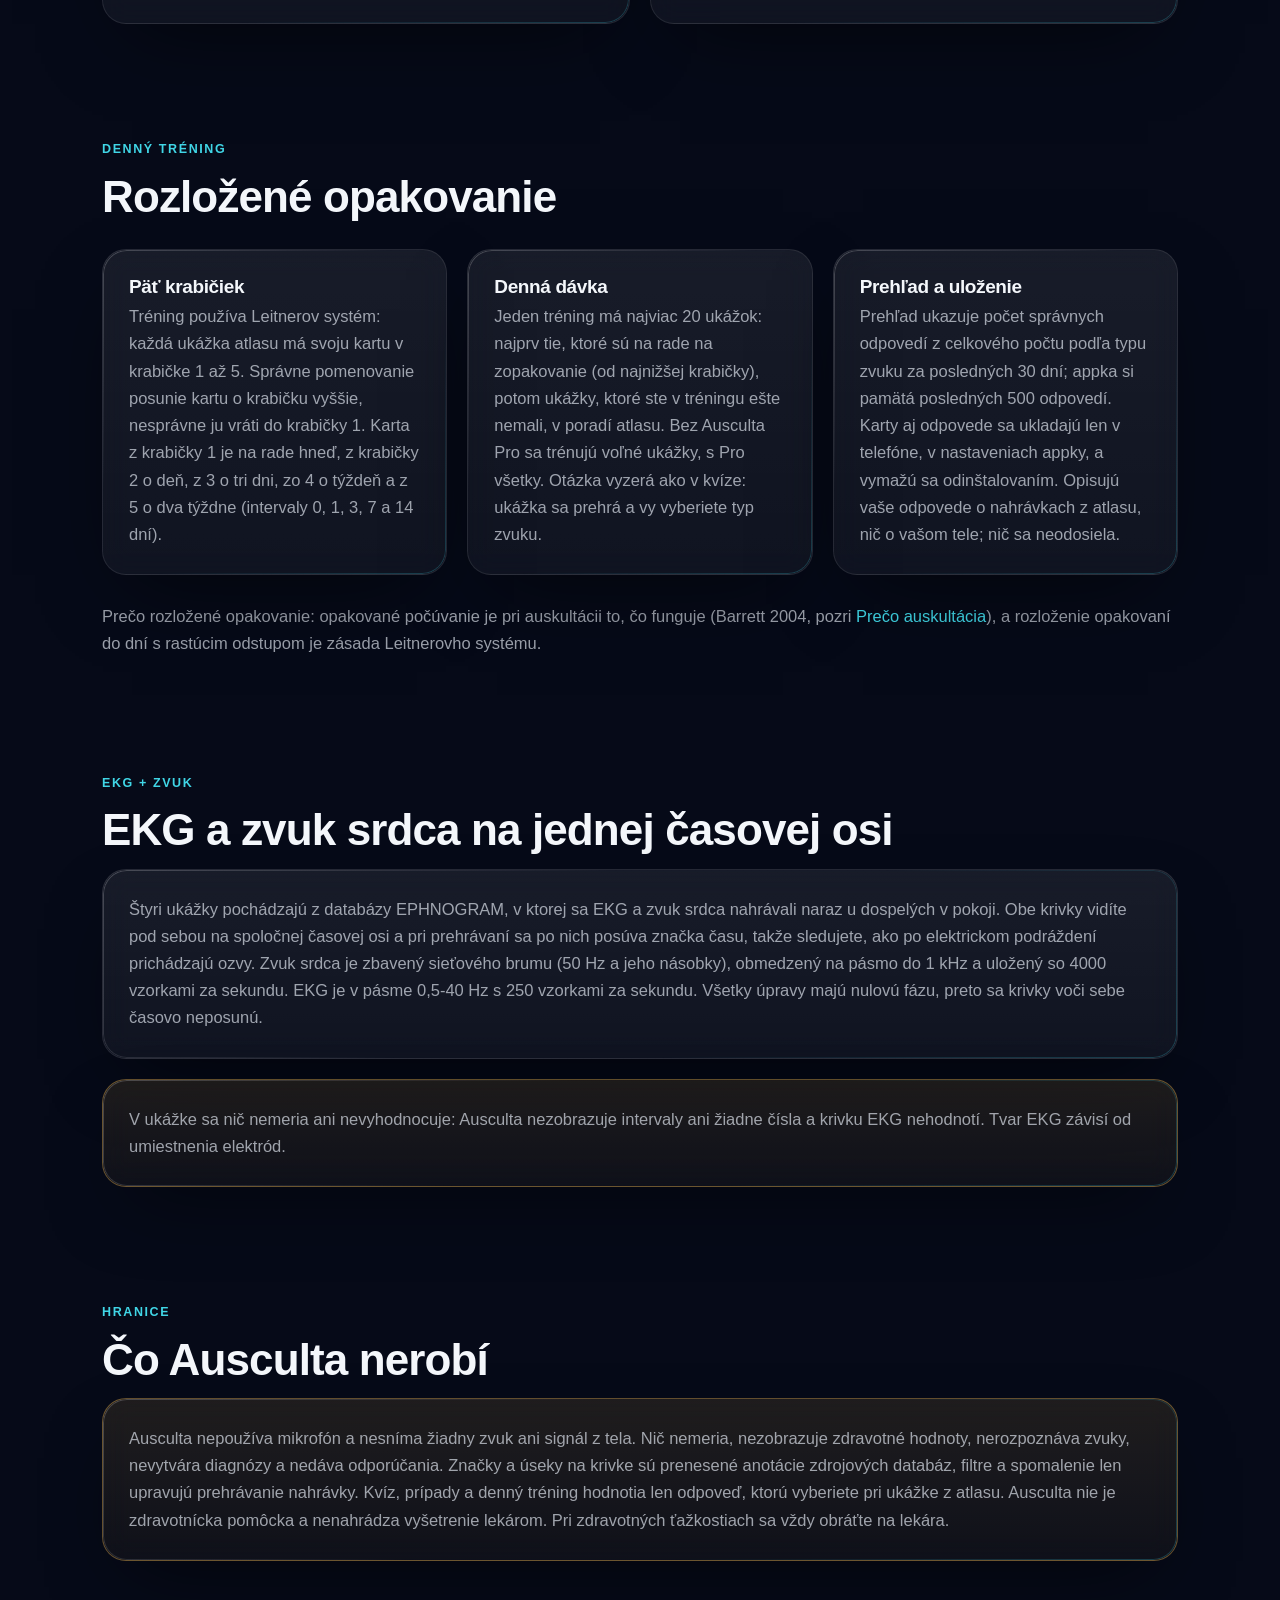
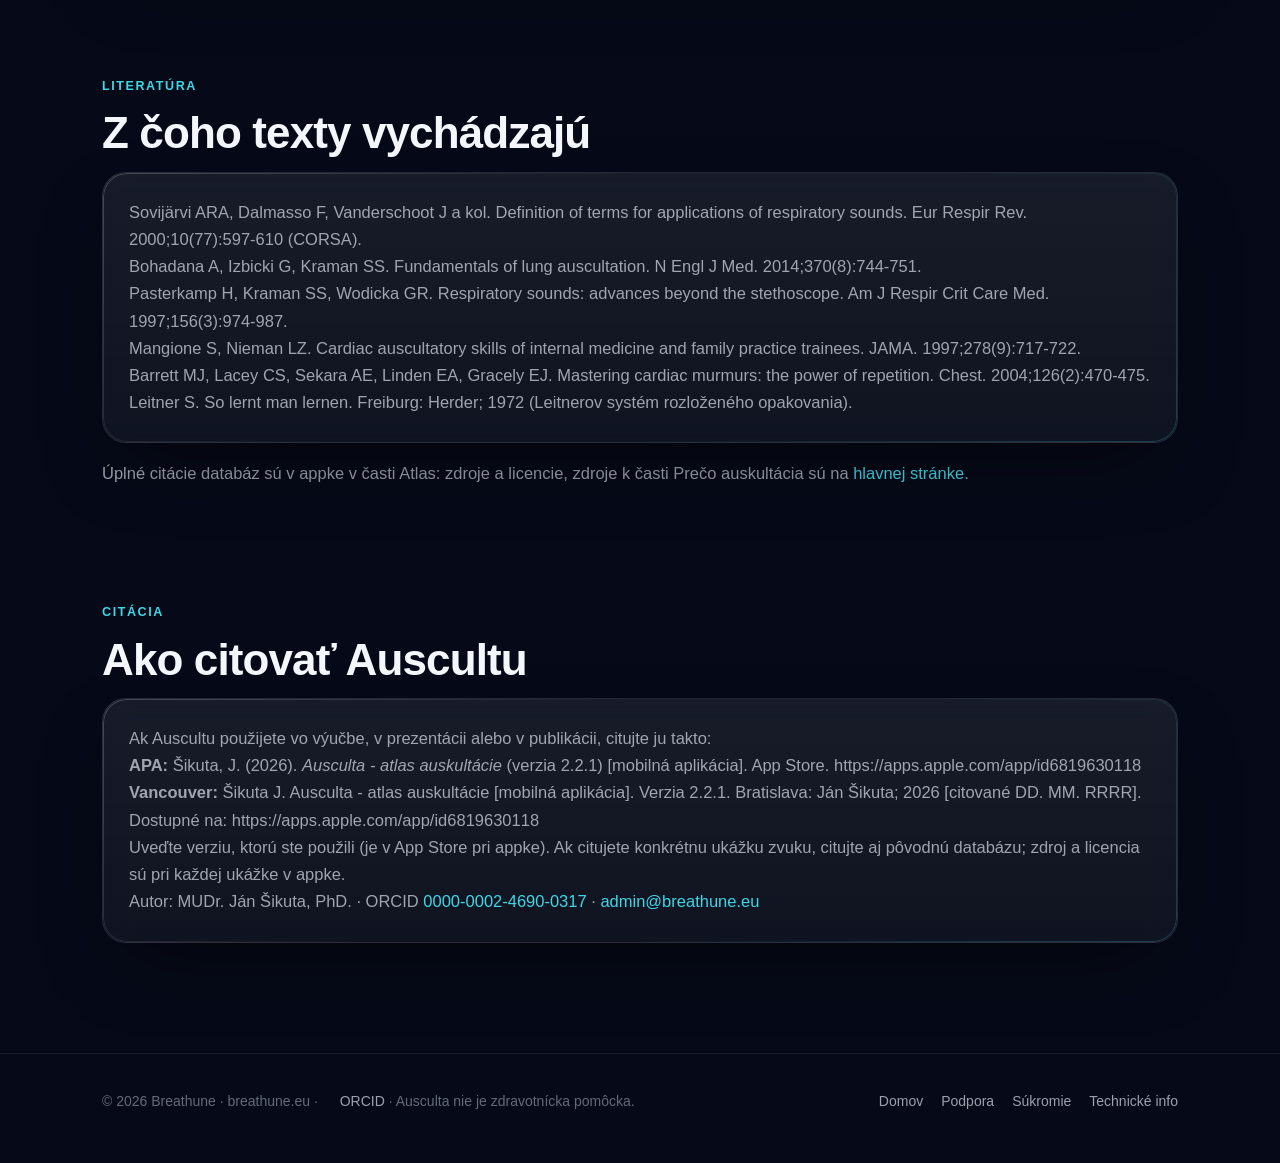
<file: methodology.html>
<!doctype html>
<html lang="sk">
<head>
<meta charset="utf-8"><meta http-equiv="Content-Security-Policy" content="default-src 'self'; script-src 'self'; style-src 'self' 'unsafe-inline'; img-src 'self' data:; font-src 'self' data:; media-src 'self'; connect-src 'self' https://breathune.goatcounter.com; object-src 'none'; base-uri 'self'; form-action 'none'; upgrade-insecure-requests"><meta name="referrer" content="strict-origin-when-cross-origin">
<meta name="viewport" content="width=device-width,initial-scale=1,viewport-fit=cover">
<link rel="canonical" href="https://dzanino.github.io/ausculta-web/methodology.html">
<title>Technické info - Ako Ausculta funguje | Breathune</title>
<meta name="description" content="Ako vzniká atlas aplikácie Ausculta: výber ukážok z otvorených databáz, licencie, úprava zvuku, popisy, spomalenie a filtre, značky S1 a S2 a úseky z anotácií databáz, mapa miest, prípady, kvíz, denný tréning s rozloženým opakovaním a ukážky EKG so zvukom srdca. Appka nepoužíva mikrofón a nič nemeria.">
<meta name="theme-color" content="#060a18">
<meta property="og:title" content="Technické info - Ako Ausculta funguje | Breathune">
<meta property="og:description" content="Ako vzniká atlas aplikácie Ausculta: výber ukážok z otvorených databáz, licencie, úprava zvuku, popisy, spomalenie a filtre, značky S1 a S2 a úseky z anotácií databáz, mapa miest, prípady, kvíz, denný tréning s rozloženým opakovaním a ukážky EKG so zvukom srdca. Appka nepoužíva mikrofón a nič nemeria.">
<meta property="og:image" content="https://dzanino.github.io/ausculta-web/assets/icon.png">
<link rel="icon" href="assets/icon.png">
<link rel="apple-touch-icon" href="assets/icon.png">
<link rel="stylesheet" href="assets/style.css">

<link rel="me" href="https://orcid.org/0000-0002-4690-0317">
<link rel="alternate" hreflang="sk" href="https://dzanino.github.io/ausculta-web/methodology.html"><link rel="alternate" hreflang="en" href="https://dzanino.github.io/ausculta-web/en/methodology.html">
</head>
<body>
<header class="nav"><div class="wrap">
<a class="brand" href="index.html"><img src="assets/icon.png" alt=""><span>Ausculta<small>by Breathune</small></span></a>
<nav><a href="index.html#ako">Ako to funguje</a><a href="index.html#navod">Návod</a><a href="support.html">Podpora</a><a href="privacy.html">Súkromie</a><a href="methodology.html" class="cta on">Info</a><a class="lang" href="en/methodology.html" hreflang="en" lang="en" aria-label="English version"><b>SK</b> · EN</a></nav>
</div></header>

<main class="wrap">
<section class="pagehead reveal" style="max-width:820px">
  <span class="eyebrow">Technické info</span>
  <h1>Ako Ausculta <span class="grad">funguje</span></h1>
  <p class="lead">Ausculta je atlas nahratých učebnicových ukážok na učenie sa auskultácie. Táto stránka opisuje, odkiaľ ukážky pochádzajú, ako sú upravené a popísané, čo robia nástroje prehrávania, odkiaľ sú značky na krivke a ako fungujú kvíz, porovnanie, mapa miest, prípady a denný tréning. Appka nepoužíva mikrofón, nič nemeria a nič nevyhodnocuje.</p>
</section>

<section class="reveal">
  <span class="eyebrow">Atlas</span>
  <h2>Odkiaľ sú ukážky</h2>
  <p class="lead">Atlas obsahuje 42 zvukových ukážok (18 srdce, 17 pľúca, 7 brucho) a 4 ukážky EKG so zvukom srdca. Všetky pochádzajú z otvorených výskumných databáz, ktoré dovoľujú ďalšie použitie s uvedením autorov; jedna ukážka črevných zvukov je zo zvukovej knižnice freesound.org. Ukážky sú súčasťou appky, nič sa nesťahuje z internetu.</p>
  <div class="card tablecard"><table>
  <tr><th>Databáza</th><th>Čo z nej je v atlase</th><th>Licencia</th></tr>
  <tr><td><a href="https://physionet.org/content/circor-heart-sound/1.0.3/">CirCor DigiScope</a> (PhysioNet)</td><td>zvuky srdca z rôznych miest posluchu (detské záznamy)</td><td><a href="https://opendatacommons.org/licenses/by/1-0/">ODC-By 1.0</a></td></tr>
  <tr><td><a href="https://physionet.org/content/ephnogram/1.0.0/">EPHNOGRAM</a> (PhysioNet)</td><td>zvuk srdca a ukážky EKG so zvukom (dospelí v pokoji)</td><td><a href="https://opendatacommons.org/licenses/by/1-0/">ODC-By 1.0</a></td></tr>
  <tr><td><a href="https://data.mendeley.com/datasets/jwyy9np4gv/3">KAUH</a> (Mendeley Data)</td><td>dýchanie (prevažne dospelí)</td><td><a href="https://creativecommons.org/licenses/by/4.0/">CC BY 4.0</a></td></tr>
  <tr><td><a href="https://github.com/SJTU-YONGFU-RESEARCH-GRP/SPRSound">SPRSound</a></td><td>dýchanie (detské záznamy)</td><td><a href="https://creativecommons.org/licenses/by/4.0/">CC BY 4.0</a></td></tr>
  <tr><td><a href="https://gitlab.com/techsupportHF/HF_Lung_V1">HF_Lung_V1</a></td><td>dýchanie (dospelí)</td><td><a href="https://creativecommons.org/licenses/by/4.0/">CC BY 4.0</a></td></tr>
  <tr><td><a href="https://archive.ics.uci.edu/dataset/1202">HLS-CMDS</a> (UCI)</td><td>zvuky srdca z klinickej výučbovej figuríny</td><td><a href="https://creativecommons.org/licenses/by/4.0/">CC BY 4.0</a></td></tr>
  <tr><td><a href="https://data.mendeley.com/datasets/jfbdvjw6sf/1">JUST Heart Sound Regurgitation</a> (Mendeley Data)</td><td>zvuky srdca so šelestom (dospelí)</td><td><a href="https://creativecommons.org/licenses/by/4.0/">CC BY 4.0</a></td></tr>
  <tr><td><a href="https://doi.org/10.5281/zenodo.22676591">SMART-Ped</a> (Zenodo)</td><td>tracheálne dýchanie (deti a dospievajúci)</td><td><a href="https://creativecommons.org/licenses/by/4.0/">CC BY 4.0</a></td></tr>
  <tr><td><a href="https://doi.org/10.6084/m9.figshare.28595741.v1">Bowel sounds signal</a> (Mansour, figshare)</td><td>črevné zvuky (zdraví dospelí, senzor vedľa pupka)</td><td><a href="https://creativecommons.org/licenses/by/4.0/">CC BY 4.0</a></td></tr>
  <tr><td><a href="https://doi.org/10.6084/m9.figshare.25772346.v1">Bowel Sounds Audio Files</a> (Rulli a kol., figshare)</td><td>črevné zvuky (fyziologická peristaltika)</td><td><a href="https://creativecommons.org/licenses/by/4.0/">CC BY 4.0</a></td></tr>
  <tr><td><a href="https://freesound.org/s/785273/">freesound.org, zvuk 785273</a> (logancircle2)</td><td>črevné zvuky po jedle (kontaktný mikrofón, nie auskultácia)</td><td><a href="https://creativecommons.org/licenses/by/4.0/">CC BY 4.0</a></td></tr>
  </table></div>
  <p class="muted">Pri každej ukážke appka uvádza zdroj a licenciu, úplné citácie sú v appke v časti O aplikácii, autorstvo a zdroje › Atlas: zdroje a licencie. Autori databáz s Auscultou nesúvisia a nepodporujú ju.</p>
</section>

<section class="reveal">
  <span class="eyebrow">Výber</span>
  <h2>Ako sa ukážky vyberajú</h2>
  <div class="grid">
    <div class="card"><h3>Označenie od autorov</h3><p>Ukážky sa vyberajú podľa označenia, ktoré k nahrávkam dali ich autori, napríklad šelest, piskoty, chrôpky, stridor alebo fyziologická peristaltika. Ak má databáza pri prídavných zvukoch časové značky, úsek sa vyberá podľa nich.</p></div>
    <div class="card"><h3>Čistý úsek</h3><p>Z nahrávky sa vyberie úsek dlhý 10-12 s, ktorý sa prezrie ako priebeh a spektrogram. Vyradia sa úseky s rečou, plačom, trením, tónmi prístrojov, výrazným šumom alebo s presýteným (orezaným) signálom.</p></div>
    <div class="card"><h3>Jasné označenie</h3><p>Ukážky z klinickej výučbovej figuríny majú „figurína“ v názve a ukážka zo zvukovej knižnice je označená ako nahrávka kontaktným mikrofónom, nie auskultácia. Ak databáza neuvádza miesto posluchu, appka ho neuvádza ani v ukážke.</p></div>
  </div>
</section>

<section class="reveal">
  <span class="eyebrow">Úprava zvuku</span>
  <h2>Ako sú ukážky upravené</h2>
  <p class="lead">Každý úryvok prešiel rovnakou úpravou, aby sa ukážky dali pohodlne počúvať a porovnávať. Úpravy sa týkajú len hotových nahrávok z databáz.</p>
  <div class="grid steps">
    <div class="card"><h3>Výrez</h3><p>Z pôvodnej nahrávky sa použije len vybraný úsek dlhý 10-12 s.</p></div>
    <div class="card"><h3>Hlboký brum</h3><p>Odstráni sa jednosmerná zložka a hlboký brum: horný priepust 20 Hz pri zvukoch srdca, 80 Hz pri dýchaní a 50 Hz pri črevných zvukoch. Úprava má nulovú fázu, takže zvuk sa časovo neposunie.</p></div>
    <div class="card"><h3>Prevzorkovanie</h3><p>Ukážky sa uložia s 8000 vzorkami za sekundu, 16 bitov, mono. Na zvuky srdca, dýchania a čriev to stačí a aplikácia ostane malá.</p></div>
    <div class="card"><h3>Hlasitosť</h3><p>Všetky ukážky sa zjednotia na rovnakú priemernú hlasitosť. Špičky sa nikdy neorezávajú: ak by hrozilo orezanie, ukážka ostane radšej o niečo tichšia.</p></div>
    <div class="card"><h3>Nábeh a dobeh</h3><p>Začiatok a koniec ukážky sa plynulo zosilní a zoslabí (100 ms), aby prehrávanie nezačínalo ani nekončilo cvaknutím.</p></div>
  </div>
</section>

<section class="reveal">
  <span class="eyebrow">Prehrávanie</span>
  <h2>Čo robia nástroje prehrávania</h2>
  <p class="lead">Spomalenie, slučka a filtre pracujú len s hotovou nahrávkou ukážky počas prehrávania. Uložený súbor sa nemení a nič sa nemeria. Nástroje sú v Atlase pod prepínačom sekcií, v Porovnať dve a na mape miest.</p>
  <div class="grid">
    <div class="card"><h3>Spomalenie bez zmeny výšky</h3><p>Rýchlosť 1×, 0,75× a 0,5×. Nahrávka sa natiahne v čase (časové natiahnutie v prehrávači systému iOS), výška tónu ostáva: pri 0,5× trvá ukážka dvakrát dlhšie, no S1, S2, šelest aj piskoty znejú rovnako vysoko ako v origináli. Obyčajné spomalenie prehrávania by zvuk zároveň znížilo o oktávu a zmenilo by jeho charakter.</p></div>
    <div class="card"><h3>Slučka úseku</h3><p>Ťahaním po krivke nahrávky vyberiete úsek, napríklad jeden srdcový cyklus alebo jeden nádych, a ten sa opakuje dookola; ťuknutím na krivku slučku zrušíte. Slučka funguje aj so spomalením a s filtrom.</p></div>
    <div class="card"><h3>Filtre Široké, Zvon a Membrána</h3><p>Pásmová priepusť na prehrávanej nahrávke: Široké prepúšťa 20 až 2500 Hz, Zvon 20 až 220 Hz a Membrána 100 až 1200 Hz. Názvy pripomínajú dve strany hlavice stetoskopu (zvon zvýrazní nízke zvuky, membrána vyššie), nie je to však model konkrétneho stetoskopu. Filter sa dá kedykoľvek prepnúť, nahrávka ostáva rovnaká.</p></div>
    <div class="card"><h3>Krivka s bežcom</h3><p>Pod ovládaním je obálka hlasitosti nahrávky s bežcom, ktorý ukazuje, kde práve ste. Je to zobrazenie uloženého súboru, nie meranie.</p></div>
  </div>
</section>

<section class="reveal">
  <span class="eyebrow">Anotácie</span>
  <h2>Odkiaľ sú značky S1 a S2 a úseky na krivke</h2>
  <p class="lead">Pri 20 zo 42 ukážok sú na krivke značky alebo farebné úseky. Všetky pochádzajú z anotácií, ktoré k nahrávkam urobili autori zdrojových databáz. Ausculta ich len prenáša do výrezu ukážky, nič nerozpoznáva ani nedopočítava.</p>
  <div class="grid">
    <div class="card"><h3>Srdce: S1 a S2 z CirCor</h3><p>Databáza CirCor DigiScope (PhysioNet) má ku každej nahrávke segmentáciu srdcového cyklu na stavy S1, systola, S2 a diastola. Pri 8 srdcových ukážkach z tejto databázy sa stred každého úseku S1 a S2 preniesol do ukážky ako značka (spolu 289 značiek). Ukážky z EPHNOGRAM, HLS-CMDS a JUST značky nemajú, lebo tieto databázy segmentáciu neuvádzajú.</p></div>
    <div class="card"><h3>Pľúca: úseky zo SPRSound a HF_Lung_V1</h3><p>SPRSound uvádza k nahrávkam udalosti s časom začiatku a konca (piskoty, vrzgoty, chrôpky, stridor), HF_Lung_V1 fázy nádychu a výdychu a úseky prídavných zvukov. Pri 8 pľúcnych ukážkach z týchto databáz sú úseky vyznačené farebne (spolu 78 úsekov); úseky rôznych druhov sa môžu prekrývať, napríklad chrôpky vnútri nádychu. Ukážky z KAUH a SMART-Ped úseky nemajú, tieto databázy majú označenie len pre celú nahrávku.</p></div>
    <div class="card"><h3>Ako sa prenášajú do výrezu</h3><p>Každá ukážka je výrez zo zdrojového záznamu so známym začiatkom. Časy anotácií sa posunú o tento začiatok a orežú na dĺžku ukážky; úseky kratšie než 50 ms po orezaní sa vynechajú. Pri príprave sa každý výrez znova vyrobil zo zdrojového záznamu a porovnal so súborom v appke (zhoda do poslednej vzorky), aby časy sedeli. Značky sú zaokrúhlené na tisíciny sekundy.</p></div>
  </div>
  <div class="card notice" style="margin-top:20px"><p class="muted" style="margin:0">Značky a úseky sú zobrazené anotácie zdrojových databáz, nie výsledok analýzy. Ausculta v nahrávke nič nedetekuje, nepočíta ozvy ani intervaly a chýbajúca značka pri ukážke znamená len to, že zdroj k nej anotáciu neuvádza. Jednotlivá značka môže ležať na tichej ozve prekrytej šelestom alebo v stíšenom nábehu ukážky.</p></div>
</section>

<section class="reveal">
  <span class="eyebrow">Popisy</span>
  <h2>Ako vznikajú popisy</h2>
  <div class="card"><p>Každá ukážka má názov a dve až tri vety popisu: čo v nahrávke počuť a ako sa to v učebniciach nazýva, napríklad kde v srdcovom cykle leží šelest, či sú chrôpky jemné alebo hrubé a v ktorej fáze dýchania sa ozývajú. Názvy pľúcnych zvukov sa držia odporúčanej terminológie dýchacích zvukov (CORSA): piskoty, vrzgoty, chrôpky, stridor. Popisy vychádzajú z označenia, ktoré k nahrávke dali autori databázy, a z učebníc; neopisujú konkrétneho človeka a neuvádzajú vek ani diagnózu z pôvodného záznamu. Vlastnosť databázy sa spomenie len vtedy, keď niečo vysvetľuje, napríklad rýchlejšie údery v detských záznamoch.</p></div>
</section>

<section class="reveal">
  <span class="eyebrow">Precvičovanie</span>
  <h2>Kvíz a porovnanie</h2>
  <div class="grid">
    <div class="card"><h3>Kvíz</h3><p>Kvíz vyberie 10 ukážok z atlasu (bez Pro len z voľných), postupne ich prehrá a pri každej ponúkne najviac štyri názvy typov zvuku, z ktorých jeden je správny; ostatné sú prednostne z tej istej sekcie. Po odpovedi hneď vidíte správny typ a učebnicový popis, na konci počet správnych odpovedí. Hodnotia sa len vaše odpovede.</p></div>
    <div class="card"><h3>Porovnať dve</h3><p>Vyberiete dve ukážky (A a B) a prehráte ich vedľa seba, každú s popisom. Hodí sa na dvojice, ktoré sa ľahko zamenia: jemné a hrubé chrôpky, piskoty a vrzgoty, normálne ozvy a šelest.</p></div>
    <div class="card"><h3>Prehľad vypočutých</h3><p>Appka si v zariadení pamätá, ktoré ukážky ste už prehrali. Pri každej sekcii vidíte „Vypočuté X z Y“ a filter „Ešte nepočuté“ zobrazí len tie, ktoré vám chýbajú. Nič z toho neopúšťa zariadenie.</p></div>
  </div>
</section>

<section class="reveal">
  <span class="eyebrow">Mapa a prípady</span>
  <h2>Mapa miest a prípady</h2>
  <div class="grid two">
    <div class="card"><h3>Mapa miest</h3><p>Pri každej ukážke atlasu je uvedené miesto posluchu, ak ho zdrojová databáza uvádza (napríklad CirCor rozlišuje aortálne, pulmonálne, trikuspidálne miesto a hrot, SMART-Ped priedušnicu, Mansour miesto vedľa pupka). Mapa je kreslený hrudník spredu a zozadu a brucho s miestami A, P, E, T, M, hrot, bok a báza pľúc, chrbát, priedušnica a vedľa pupka; ťuknutie otvorí ukážky s týmto miestom. Miesto sa nikdy neodhaduje: ukážky bez údaja o mieste (6 zo 42) na mape nie sú a na Erbovom bode zatiaľ nie je žiadna ukážka, lebo ho žiadna zo zdrojových databáz neuvádza. Rozmiestnenie bodov na kresbe je učebnicové, nie anatomicky presné pre konkrétneho človeka.</p></div>
    <div class="card"><h3>Prípady</h3><p>Šesť krátkych situácií (spolužiak so štyrmi miestami na srdci, dieťa na prehliadke, dieťa s hlučným dýchaním, dospelý s kašľom, dospelý pri dolnom ľavom okraji hrudnej kosti, brucho pred jedlom a po jedle) je zostavených len z ukážok atlasu: každá zastávka je miesto na mape a jedna ukážka, ktorá tam bola nahraná. Scenár je učebnicový text, nie opis skutočného pacienta, a popisy ukážok neuvádzajú vek ani diagnózu z pôvodného záznamu. Pri každej zastávke si vypočujete ukážku a vyberiete typ zvuku z ponuky ako v kvíze; hodnotia sa len vaše odpovede. Bez Ausculta Pro prejdete zastávky s voľnými ukážkami, zamknuté sa preskočia a appka to uvedie.</p></div>
  </div>
</section>

<section class="reveal">
  <span class="eyebrow">Denný tréning</span>
  <h2>Rozložené opakovanie</h2>
  <div class="grid">
    <div class="card"><h3>Päť krabičiek</h3><p>Tréning používa Leitnerov systém: každá ukážka atlasu má svoju kartu v krabičke 1 až 5. Správne pomenovanie posunie kartu o krabičku vyššie, nesprávne ju vráti do krabičky 1. Karta z krabičky 1 je na rade hneď, z krabičky 2 o deň, z 3 o tri dni, zo 4 o týždeň a z 5 o dva týždne (intervaly 0, 1, 3, 7 a 14 dní).</p></div>
    <div class="card"><h3>Denná dávka</h3><p>Jeden tréning má najviac 20 ukážok: najprv tie, ktoré sú na rade na zopakovanie (od najnižšej krabičky), potom ukážky, ktoré ste v tréningu ešte nemali, v poradí atlasu. Bez Ausculta Pro sa trénujú voľné ukážky, s Pro všetky. Otázka vyzerá ako v kvíze: ukážka sa prehrá a vy vyberiete typ zvuku.</p></div>
    <div class="card"><h3>Prehľad a uloženie</h3><p>Prehľad ukazuje počet správnych odpovedí z celkového počtu podľa typu zvuku za posledných 30 dní; appka si pamätá posledných 500 odpovedí. Karty aj odpovede sa ukladajú len v telefóne, v nastaveniach appky, a vymažú sa odinštalovaním. Opisujú vaše odpovede o nahrávkach z atlasu, nič o vašom tele; nič sa neodosiela.</p></div>
  </div>
  <p class="muted">Prečo rozložené opakovanie: opakované počúvanie je pri auskultácii to, čo funguje (Barrett 2004, pozri <a href="index.html#preco">Prečo auskultácia</a>), a rozloženie opakovaní do dní s rastúcim odstupom je zásada Leitnerovho systému.</p>
</section>

<section class="reveal">
  <span class="eyebrow">EKG + zvuk</span>
  <h2>EKG a zvuk srdca na jednej časovej osi</h2>
  <div class="card"><p>Štyri ukážky pochádzajú z databázy EPHNOGRAM, v ktorej sa EKG a zvuk srdca nahrávali naraz u dospelých v pokoji. Obe krivky vidíte pod sebou na spoločnej časovej osi a pri prehrávaní sa po nich posúva značka času, takže sledujete, ako po elektrickom podráždení prichádzajú ozvy. Zvuk srdca je zbavený sieťového brumu (50 Hz a jeho násobky), obmedzený na pásmo do 1 kHz a uložený so 4000 vzorkami za sekundu. EKG je v pásme 0,5-40 Hz s 250 vzorkami za sekundu. Všetky úpravy majú nulovú fázu, preto sa krivky voči sebe časovo neposunú.</p></div>
  <div class="card notice" style="margin-top:20px"><p class="muted" style="margin:0">V ukážke sa nič nemeria ani nevyhodnocuje: Ausculta nezobrazuje intervaly ani žiadne čísla a krivku EKG nehodnotí. Tvar EKG závisí od umiestnenia elektród.</p></div>
</section>

<section class="reveal">
  <span class="eyebrow">Hranice</span>
  <h2>Čo Ausculta nerobí</h2>
  <div class="card notice"><p class="muted" style="margin:0">Ausculta nepoužíva mikrofón a nesníma žiadny zvuk ani signál z tela. Nič nemeria, nezobrazuje zdravotné hodnoty, nerozpoznáva zvuky, nevytvára diagnózy a nedáva odporúčania. Značky a úseky na krivke sú prenesené anotácie zdrojových databáz, filtre a spomalenie len upravujú prehrávanie nahrávky. Kvíz, prípady a denný tréning hodnotia len odpoveď, ktorú vyberiete pri ukážke z atlasu. Ausculta nie je zdravotnícka pomôcka a nenahrádza vyšetrenie lekárom. Pri zdravotných ťažkostiach sa vždy obráťte na lekára.</p></div>
</section>

<section class="reveal">
  <span class="eyebrow">Literatúra</span>
  <h2>Z čoho texty vychádzajú</h2>
  <div class="card"><p>Sovijärvi ARA, Dalmasso F, Vanderschoot J a kol. Definition of terms for applications of respiratory sounds. Eur Respir Rev. 2000;10(77):597-610 (CORSA).<br>
  Bohadana A, Izbicki G, Kraman SS. Fundamentals of lung auscultation. N Engl J Med. 2014;370(8):744-751.<br>
  Pasterkamp H, Kraman SS, Wodicka GR. Respiratory sounds: advances beyond the stethoscope. Am J Respir Crit Care Med. 1997;156(3):974-987.<br>
  Mangione S, Nieman LZ. Cardiac auscultatory skills of internal medicine and family practice trainees. JAMA. 1997;278(9):717-722.<br>
  Barrett MJ, Lacey CS, Sekara AE, Linden EA, Gracely EJ. Mastering cardiac murmurs: the power of repetition. Chest. 2004;126(2):470-475.<br>
  Leitner S. So lernt man lernen. Freiburg: Herder; 1972 (Leitnerov systém rozloženého opakovania).</p></div>
  <p class="muted">Úplné citácie databáz sú v appke v časti Atlas: zdroje a licencie, zdroje k časti Prečo auskultácia sú na <a href="index.html#preco">hlavnej stránke</a>.</p>
</section>
<section class="reveal" id="cite">
  <span class="eyebrow">Citácia</span>
  <h2>Ako citovať Auscultu</h2>
  <div class="card" style="overflow-wrap:anywhere"><p>Ak Auscultu použijete vo výučbe, v prezentácii alebo v publikácii, citujte ju takto:</p>
  <p><b>APA:</b> Šikuta, J. (2026). <i>Ausculta - atlas auskultácie</i> (verzia 2.2.1) [mobilná aplikácia]. App Store. https://apps.apple.com/app/id6819630118<br>
  <b>Vancouver:</b> Šikuta J. Ausculta - atlas auskultácie [mobilná aplikácia]. Verzia 2.2.1. Bratislava: Ján Šikuta; 2026 [citované DD. MM. RRRR]. Dostupné na: https://apps.apple.com/app/id6819630118</p>
  <p class="muted">Uveďte verziu, ktorú ste použili (je v App Store pri appke). Ak citujete konkrétnu ukážku zvuku, citujte aj pôvodnú databázu; zdroj a licencia sú pri každej ukážke v appke.</p>
  <p>Autor: MUDr. Ján Šikuta, PhD. · ORCID <a href="https://orcid.org/0000-0002-4690-0317" rel="me noopener" target="_blank">0000-0002-4690-0317</a> · <a href="mailto:admin@breathune.eu">admin@breathune.eu</a></p></div>
</section>
</main>
<footer><div class="wrap">
<span><span data-fz>©</span> 2026 Breathune · breathune.eu · <a href="https://orcid.org/0000-0002-4690-0317" rel="me noopener" target="_blank">ORCID</a> · Ausculta nie je zdravotnícka pomôcka.</span>
<span><a href="index.html">Domov</a><a href="support.html">Podpora</a><a href="privacy.html">Súkromie</a><a href="methodology.html">Technické info</a></span>
</div></footer>
<script src="assets/site.js" defer></script>
</body></html>
</file>
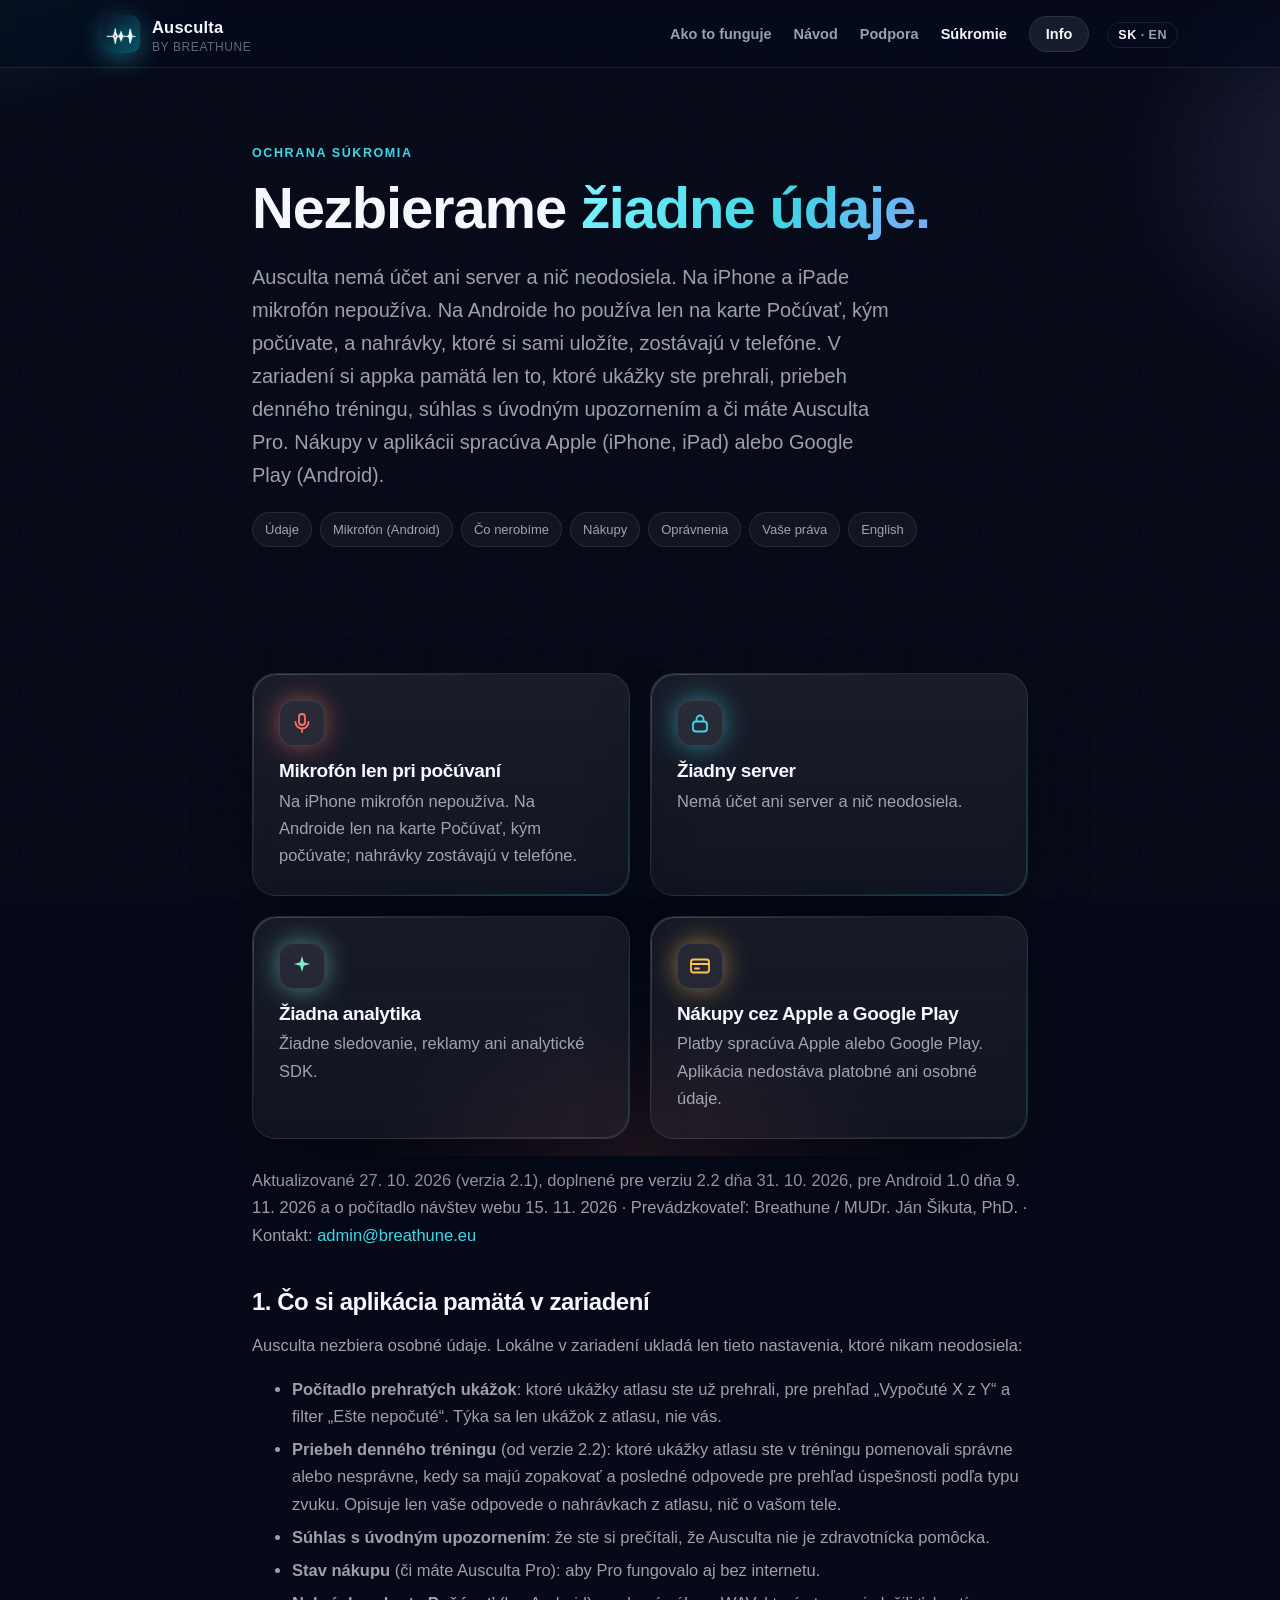
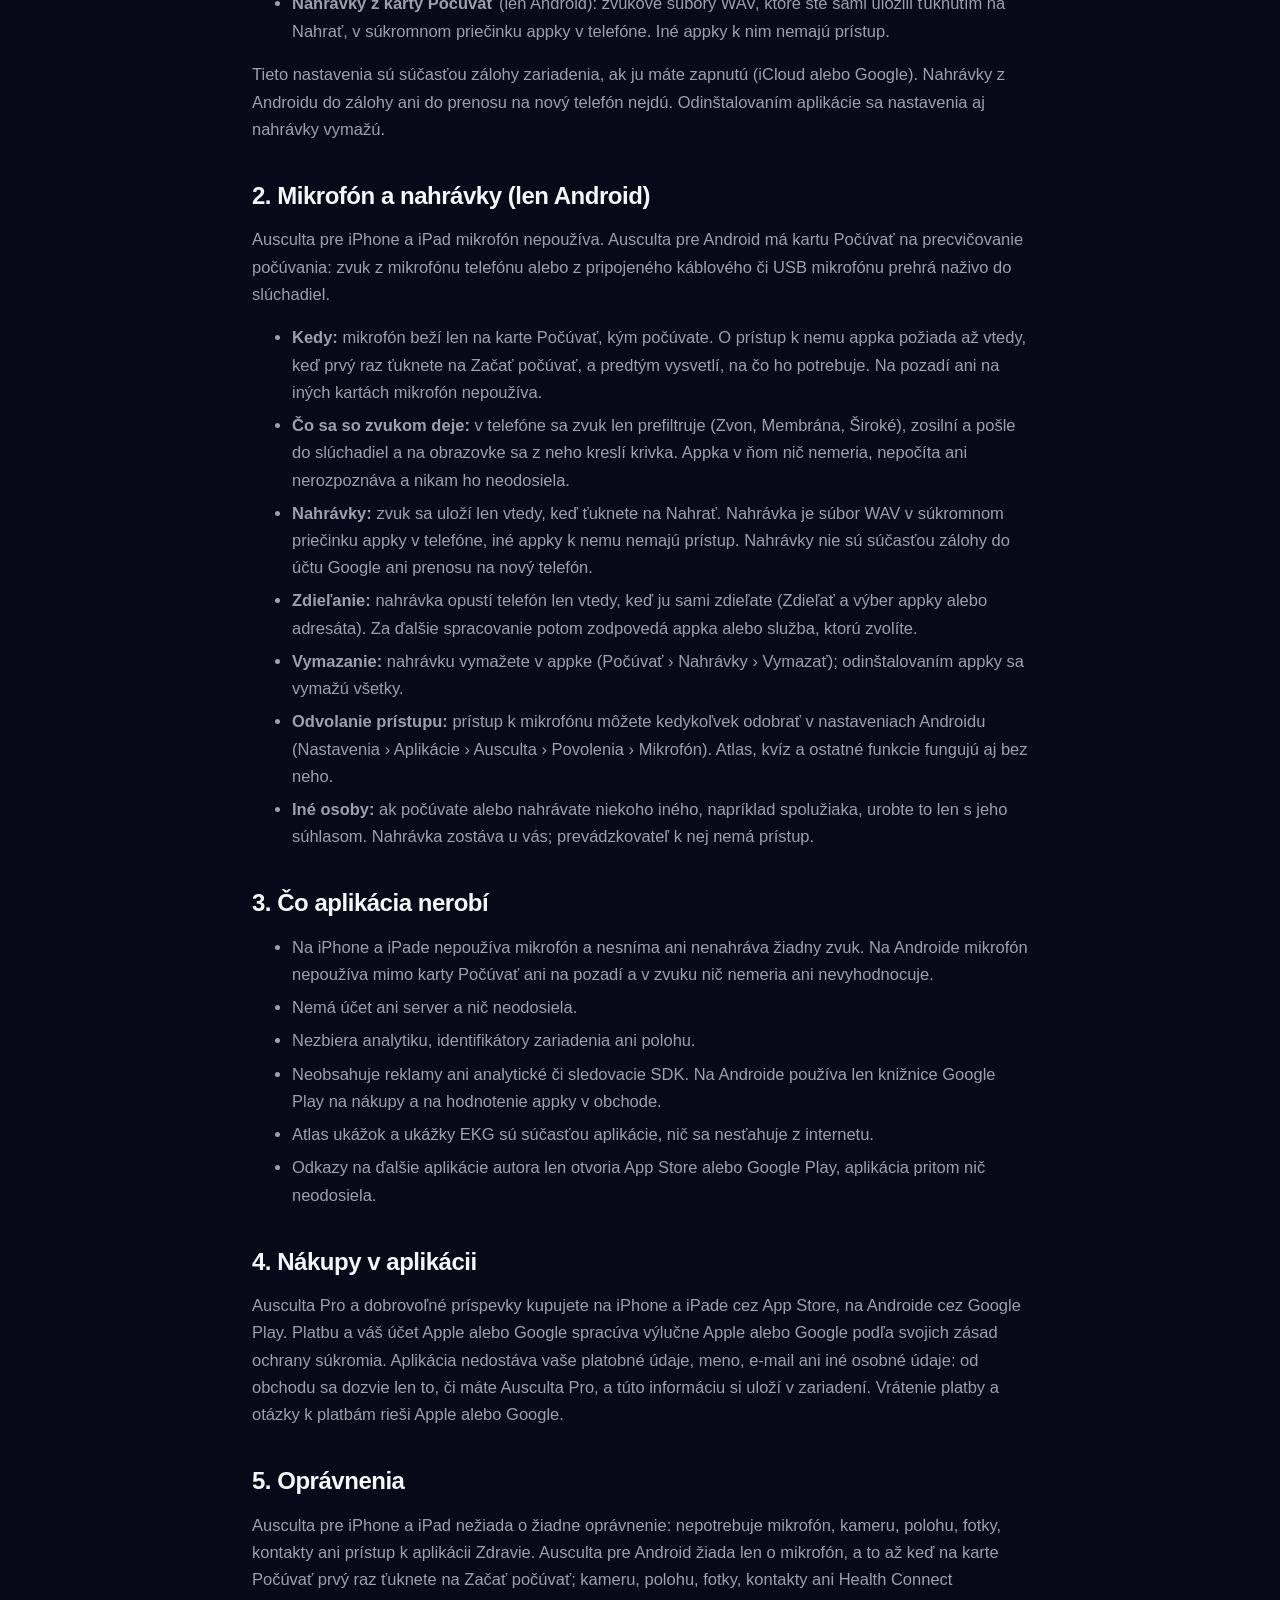
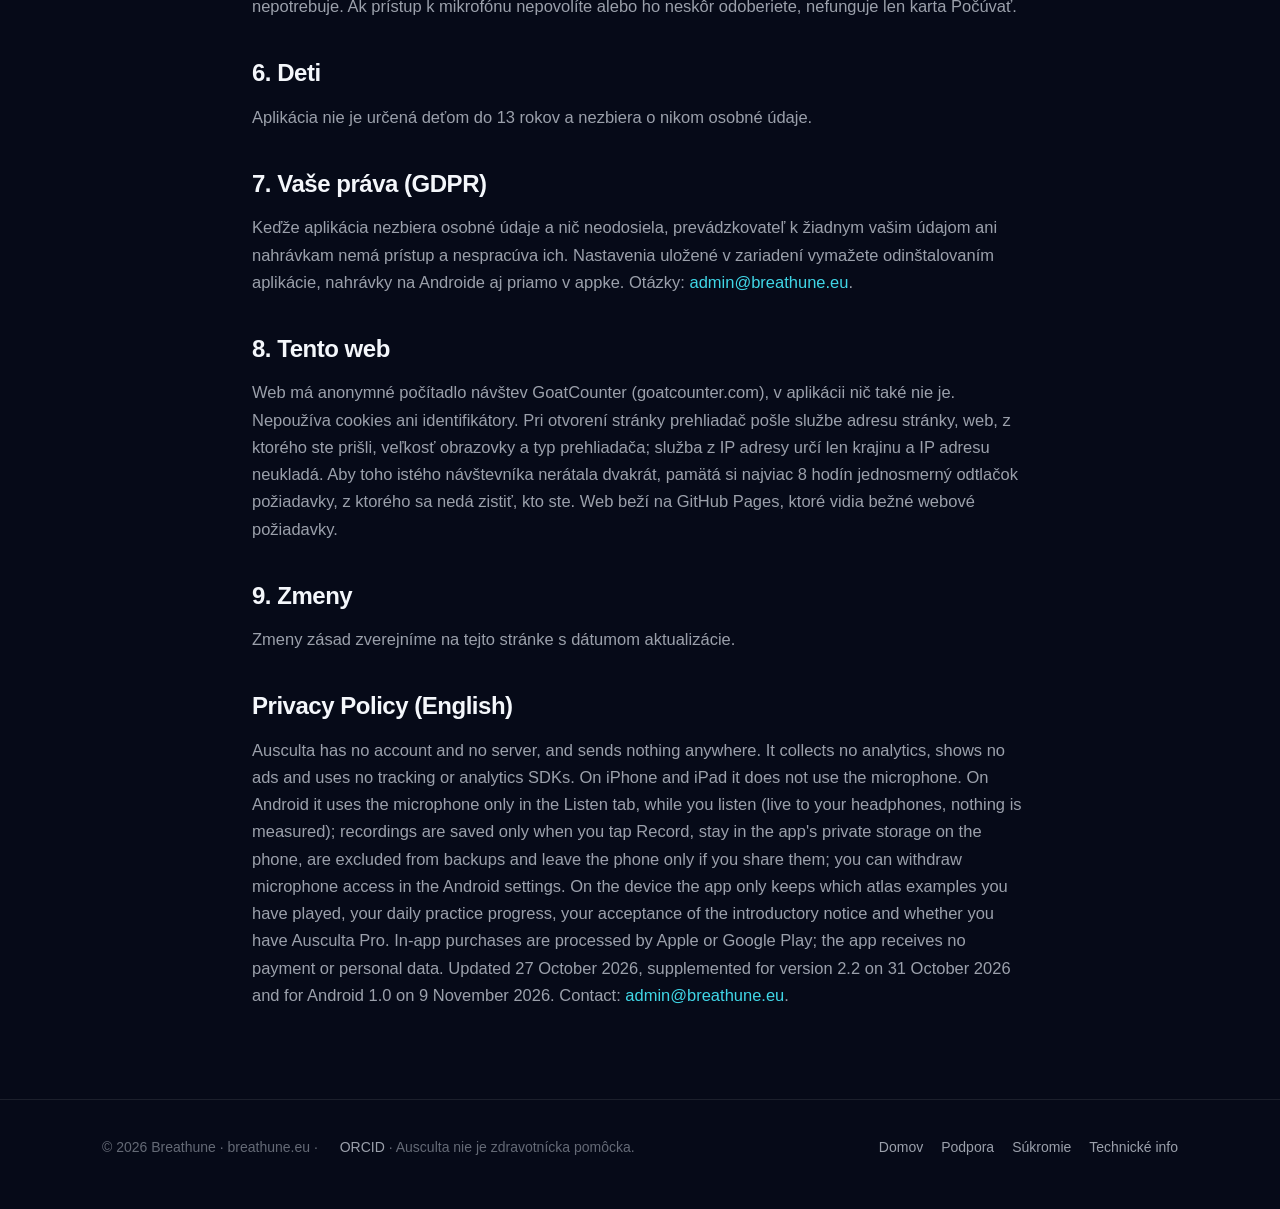
<file: privacy.html>
<!doctype html>
<html lang="sk">
<head>
<meta charset="utf-8"><meta http-equiv="Content-Security-Policy" content="default-src 'self'; script-src 'self'; style-src 'self' 'unsafe-inline'; img-src 'self' data:; font-src 'self' data:; media-src 'self'; connect-src 'self' https://breathune.goatcounter.com; object-src 'none'; base-uri 'self'; form-action 'none'; upgrade-insecure-requests"><meta name="referrer" content="strict-origin-when-cross-origin">
<meta name="viewport" content="width=device-width,initial-scale=1,viewport-fit=cover">
<link rel="canonical" href="https://dzanino.github.io/ausculta-web/privacy.html">
<title>Ochrana súkromia - Ausculta | Breathune</title>
<meta name="description" content="Zásady ochrany súkromia aplikácie Ausculta: nemá účet, server ani analytiku a nezbiera žiadne údaje. Na iPhone mikrofón nepoužíva, na Androide len pri precvičovaní počúvania a nahrávky zostávajú v telefóne. Nákupy spracúva Apple alebo Google Play.">
<meta name="theme-color" content="#060a18">
<meta property="og:title" content="Ochrana súkromia - Ausculta | Breathune">
<meta property="og:description" content="Zásady ochrany súkromia aplikácie Ausculta: nemá účet, server ani analytiku a nezbiera žiadne údaje. Na iPhone mikrofón nepoužíva, na Androide len pri precvičovaní počúvania a nahrávky zostávajú v telefóne. Nákupy spracúva Apple alebo Google Play.">
<meta property="og:image" content="https://dzanino.github.io/ausculta-web/assets/icon.png">
<link rel="icon" href="assets/icon.png">
<link rel="apple-touch-icon" href="assets/icon.png">
<link rel="stylesheet" href="assets/style.css">

<link rel="me" href="https://orcid.org/0000-0002-4690-0317">
<link rel="alternate" hreflang="sk" href="https://dzanino.github.io/ausculta-web/privacy.html"><link rel="alternate" hreflang="en" href="https://dzanino.github.io/ausculta-web/en/privacy.html">
</head>
<body>
<header class="nav"><div class="wrap">
<a class="brand" href="index.html"><img src="assets/icon.png" alt=""><span>Ausculta<small>by Breathune</small></span></a>
<nav><a href="index.html#ako">Ako to funguje</a><a href="index.html#navod">Návod</a><a href="support.html">Podpora</a><a href="privacy.html" class="on">Súkromie</a><a href="methodology.html" class="cta">Info</a><a class="lang" href="en/privacy.html" hreflang="en" lang="en" aria-label="English version"><b>SK</b> · EN</a></nav>
</div></header>

<main class="wrap legal">
<section class="pagehead reveal">
  <span class="eyebrow">Ochrana súkromia</span>
  <h1>Nezbierame <span class="grad">žiadne údaje.</span></h1>
  <p class="lead">Ausculta nemá účet ani server a nič neodosiela. Na iPhone a iPade mikrofón nepoužíva. Na Androide ho používa len na karte Počúvať, kým počúvate, a nahrávky, ktoré si sami uložíte, zostávajú v telefóne. V zariadení si appka pamätá len to, ktoré ukážky ste prehrali, priebeh denného tréningu, súhlas s úvodným upozornením a či máte Ausculta Pro. Nákupy v aplikácii spracúva Apple (iPhone, iPad) alebo Google Play (Android).</p>
  <div class="toc"><a href="#data">Údaje</a><a href="#mic">Mikrofón (Android)</a><a href="#nie">Čo nerobíme</a><a href="#buy">Nákupy</a><a href="#perm">Oprávnenia</a><a href="#gdpr">Vaše práva</a><a href="#en">English</a></div>
</section>

<div class="grid reveal">
  <div class="card"><div class="chip coral"><svg viewBox="0 0 24 24" fill="none" stroke="currentColor" stroke-width="1.8" stroke-linecap="round"><rect x="9" y="3" width="6" height="11" rx="3"/><path d="M5.5 11a6.5 6.5 0 0 0 13 0M12 17.5V21"/></svg></div><h3>Mikrofón len pri počúvaní</h3><p>Na iPhone mikrofón nepoužíva. Na Androide len na karte Počúvať, kým počúvate; nahrávky zostávajú v telefóne.</p></div>
  <div class="card"><div class="chip teal"><svg viewBox="0 0 24 24" fill="none" stroke="currentColor" stroke-width="1.8"><rect x="5" y="10.5" width="14" height="10" rx="3"/><path d="M8.5 10.5V8a3.5 3.5 0 0 1 7 0v2.5"/></svg></div><h3>Žiadny server</h3><p>Nemá účet ani server a nič neodosiela.</p></div>
  <div class="card"><div class="chip mint"><svg viewBox="0 0 24 24" fill="currentColor"><path d="M12 2l1.8 6.2L20 10l-6.2 1.8L12 18l-1.8-6.2L4 10l6.2-1.8z"/></svg></div><h3>Žiadna analytika</h3><p>Žiadne sledovanie, reklamy ani analytické SDK.</p></div>
  <div class="card"><div class="chip amber"><svg viewBox="0 0 24 24" fill="none" stroke="currentColor" stroke-width="1.8" stroke-linecap="round"><rect x="3" y="5.5" width="18" height="13" rx="2.5"/><path d="M3 10h18M7 14.5h4"/></svg></div><h3>Nákupy cez Apple a Google Play</h3><p>Platby spracúva Apple alebo Google Play. Aplikácia nedostáva platobné ani osobné údaje.</p></div>
</div>

<p class="muted">Aktualizované 27. 10. 2026 (verzia 2.1), doplnené pre verziu 2.2 dňa 31. 10. 2026, pre Android 1.0 dňa 9. 11. 2026 a o počítadlo návštev webu 15. 11. 2026 · Prevádzkovateľ: Breathune / MUDr. Ján Šikuta, PhD. · Kontakt: <a href="mailto:admin@breathune.eu">admin@breathune.eu</a></p>

<h2 id="data">1. Čo si aplikácia pamätá v zariadení</h2>
<p>Ausculta nezbiera osobné údaje. Lokálne v zariadení ukladá len tieto nastavenia, ktoré nikam neodosiela:</p>
<ul>
<li><b>Počítadlo prehratých ukážok</b>: ktoré ukážky atlasu ste už prehrali, pre prehľad „Vypočuté X z Y“ a filter „Ešte nepočuté“. Týka sa len ukážok z atlasu, nie vás.</li>
<li><b>Priebeh denného tréningu</b> (od verzie 2.2): ktoré ukážky atlasu ste v tréningu pomenovali správne alebo nesprávne, kedy sa majú zopakovať a posledné odpovede pre prehľad úspešnosti podľa typu zvuku. Opisuje len vaše odpovede o nahrávkach z atlasu, nič o vašom tele.</li>
<li><b>Súhlas s úvodným upozornením</b>: že ste si prečítali, že Ausculta nie je zdravotnícka pomôcka.</li>
<li><b>Stav nákupu</b> (či máte Ausculta Pro): aby Pro fungovalo aj bez internetu.</li>
<li><b>Nahrávky z karty Počúvať</b> (len Android): zvukové súbory WAV, ktoré ste sami uložili ťuknutím na Nahrať, v súkromnom priečinku appky v telefóne. Iné appky k nim nemajú prístup.</li>
</ul>
<p>Tieto nastavenia sú súčasťou zálohy zariadenia, ak ju máte zapnutú (iCloud alebo Google). Nahrávky z Androidu do zálohy ani do prenosu na nový telefón nejdú. Odinštalovaním aplikácie sa nastavenia aj nahrávky vymažú.</p>

<h2 id="mic">2. Mikrofón a nahrávky (len Android)</h2>
<p>Ausculta pre iPhone a iPad mikrofón nepoužíva. Ausculta pre Android má kartu Počúvať na precvičovanie počúvania: zvuk z mikrofónu telefónu alebo z pripojeného káblového či USB mikrofónu prehrá naživo do slúchadiel.</p>
<ul>
<li><b>Kedy:</b> mikrofón beží len na karte Počúvať, kým počúvate. O prístup k nemu appka požiada až vtedy, keď prvý raz ťuknete na Začať počúvať, a predtým vysvetlí, na čo ho potrebuje. Na pozadí ani na iných kartách mikrofón nepoužíva.</li>
<li><b>Čo sa so zvukom deje:</b> v telefóne sa zvuk len prefiltruje (Zvon, Membrána, Široké), zosilní a pošle do slúchadiel a na obrazovke sa z neho kreslí krivka. Appka v ňom nič nemeria, nepočíta ani nerozpoznáva a nikam ho neodosiela.</li>
<li><b>Nahrávky:</b> zvuk sa uloží len vtedy, keď ťuknete na Nahrať. Nahrávka je súbor WAV v súkromnom priečinku appky v telefóne, iné appky k nemu nemajú prístup. Nahrávky nie sú súčasťou zálohy do účtu Google ani prenosu na nový telefón.</li>
<li><b>Zdieľanie:</b> nahrávka opustí telefón len vtedy, keď ju sami zdieľate (Zdieľať a výber appky alebo adresáta). Za ďalšie spracovanie potom zodpovedá appka alebo služba, ktorú zvolíte.</li>
<li><b>Vymazanie:</b> nahrávku vymažete v appke (Počúvať › Nahrávky › Vymazať); odinštalovaním appky sa vymažú všetky.</li>
<li><b>Odvolanie prístupu:</b> prístup k mikrofónu môžete kedykoľvek odobrať v nastaveniach Androidu (Nastavenia › Aplikácie › Ausculta › Povolenia › Mikrofón). Atlas, kvíz a ostatné funkcie fungujú aj bez neho.</li>
<li><b>Iné osoby:</b> ak počúvate alebo nahrávate niekoho iného, napríklad spolužiaka, urobte to len s jeho súhlasom. Nahrávka zostáva u vás; prevádzkovateľ k nej nemá prístup.</li>
</ul>

<h2 id="nie">3. Čo aplikácia nerobí</h2>
<ul><li>Na iPhone a iPade nepoužíva mikrofón a nesníma ani nenahráva žiadny zvuk. Na Androide mikrofón nepoužíva mimo karty Počúvať ani na pozadí a v zvuku nič nemeria ani nevyhodnocuje.</li><li>Nemá účet ani server a nič neodosiela.</li><li>Nezbiera analytiku, identifikátory zariadenia ani polohu.</li><li>Neobsahuje reklamy ani analytické či sledovacie SDK. Na Androide používa len knižnice Google Play na nákupy a na hodnotenie appky v obchode.</li><li>Atlas ukážok a ukážky EKG sú súčasťou aplikácie, nič sa nesťahuje z internetu.</li><li>Odkazy na ďalšie aplikácie autora len otvoria App Store alebo Google Play, aplikácia pritom nič neodosiela.</li></ul>

<h2 id="buy">4. Nákupy v aplikácii</h2>
<p>Ausculta Pro a dobrovoľné príspevky kupujete na iPhone a iPade cez App Store, na Androide cez Google Play. Platbu a váš účet Apple alebo Google spracúva výlučne Apple alebo Google podľa svojich zásad ochrany súkromia. Aplikácia nedostáva vaše platobné údaje, meno, e-mail ani iné osobné údaje: od obchodu sa dozvie len to, či máte Ausculta Pro, a túto informáciu si uloží v zariadení. Vrátenie platby a otázky k platbám rieši Apple alebo Google.</p>

<h2 id="perm">5. Oprávnenia</h2>
<p>Ausculta pre iPhone a iPad nežiada o žiadne oprávnenie: nepotrebuje mikrofón, kameru, polohu, fotky, kontakty ani prístup k aplikácii Zdravie. Ausculta pre Android žiada len o mikrofón, a to až keď na karte Počúvať prvý raz ťuknete na Začať počúvať; kameru, polohu, fotky, kontakty ani Health Connect nepotrebuje. Ak prístup k mikrofónu nepovolíte alebo ho neskôr odoberiete, nefunguje len karta Počúvať.</p>

<h2>6. Deti</h2>
<p>Aplikácia nie je určená deťom do 13 rokov a nezbiera o nikom osobné údaje.</p>

<h2 id="gdpr">7. Vaše práva (GDPR)</h2>
<p>Keďže aplikácia nezbiera osobné údaje a nič neodosiela, prevádzkovateľ k žiadnym vašim údajom ani nahrávkam nemá prístup a nespracúva ich. Nastavenia uložené v zariadení vymažete odinštalovaním aplikácie, nahrávky na Androide aj priamo v appke. Otázky: <a href="mailto:admin@breathune.eu">admin@breathune.eu</a>.</p>

<h2 id="web">8. Tento web</h2>
<p>Web má anonymné počítadlo návštev GoatCounter (goatcounter.com), v aplikácii nič také nie je. Nepoužíva cookies ani identifikátory. Pri otvorení stránky prehliadač pošle službe adresu stránky, web, z ktorého ste prišli, veľkosť obrazovky a typ prehliadača; služba z IP adresy určí len krajinu a IP adresu neukladá. Aby toho istého návštevníka nerátala dvakrát, pamätá si najviac 8 hodín jednosmerný odtlačok požiadavky, z ktorého sa nedá zistiť, kto ste. Web beží na GitHub Pages, ktoré vidia bežné webové požiadavky.</p>

<h2>9. Zmeny</h2>
<p>Zmeny zásad zverejníme na tejto stránke s dátumom aktualizácie.</p>

<h2 id="en">Privacy Policy (English)</h2>
<p>Ausculta has no account and no server, and sends nothing anywhere. It collects no analytics, shows no ads and uses no tracking or analytics SDKs. On iPhone and iPad it does not use the microphone. On Android it uses the microphone only in the Listen tab, while you listen (live to your headphones, nothing is measured); recordings are saved only when you tap Record, stay in the app's private storage on the phone, are excluded from backups and leave the phone only if you share them; you can withdraw microphone access in the Android settings. On the device the app only keeps which atlas examples you have played, your daily practice progress, your acceptance of the introductory notice and whether you have Ausculta Pro. In-app purchases are processed by Apple or Google Play; the app receives no payment or personal data. Updated 27 October 2026, supplemented for version 2.2 on 31 October 2026 and for Android 1.0 on 9 November 2026. Contact: <a href="mailto:admin@breathune.eu">admin@breathune.eu</a>.</p>
</main>
<footer><div class="wrap">
<span><span data-fz>©</span> 2026 Breathune · breathune.eu · <a href="https://orcid.org/0000-0002-4690-0317" rel="me noopener" target="_blank">ORCID</a> · Ausculta nie je zdravotnícka pomôcka.</span>
<span><a href="index.html">Domov</a><a href="support.html">Podpora</a><a href="privacy.html">Súkromie</a><a href="methodology.html">Technické info</a></span>
</div></footer>
<script src="assets/site.js" defer></script>
</body></html>
</file>
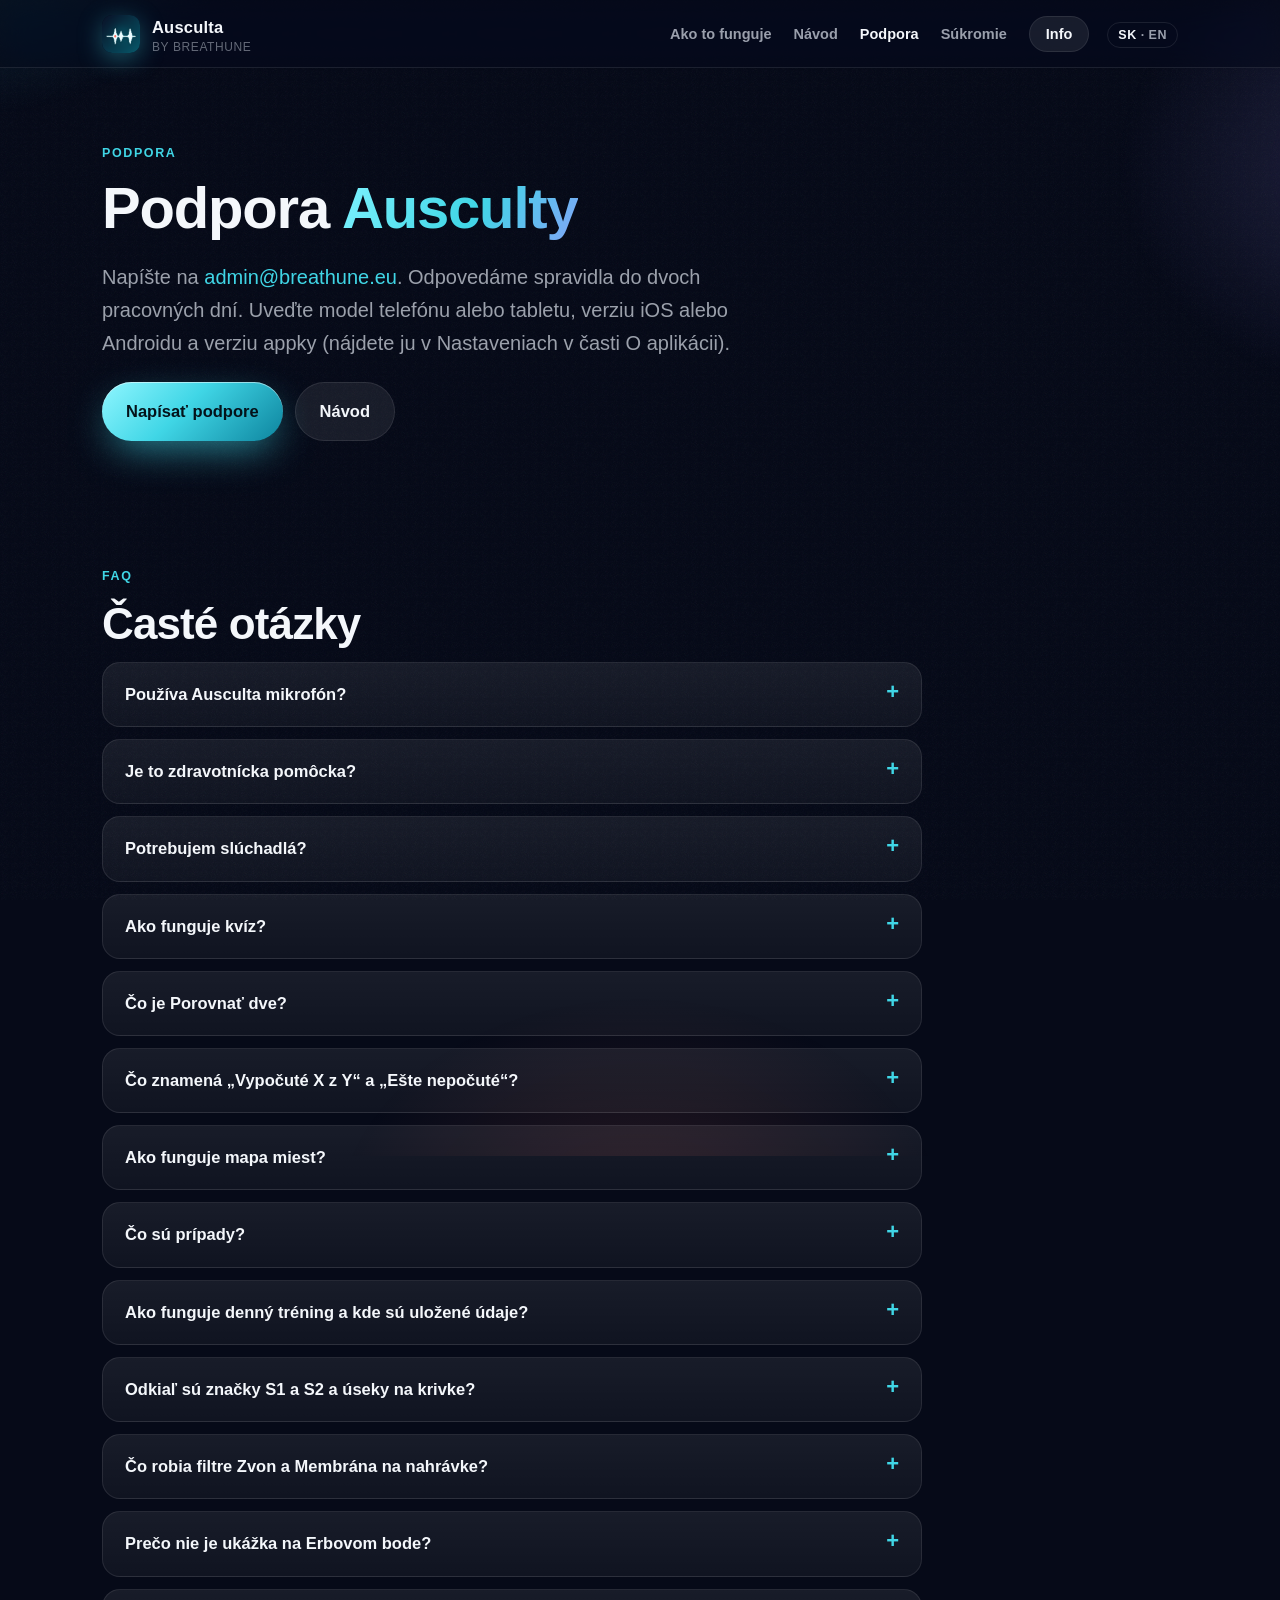
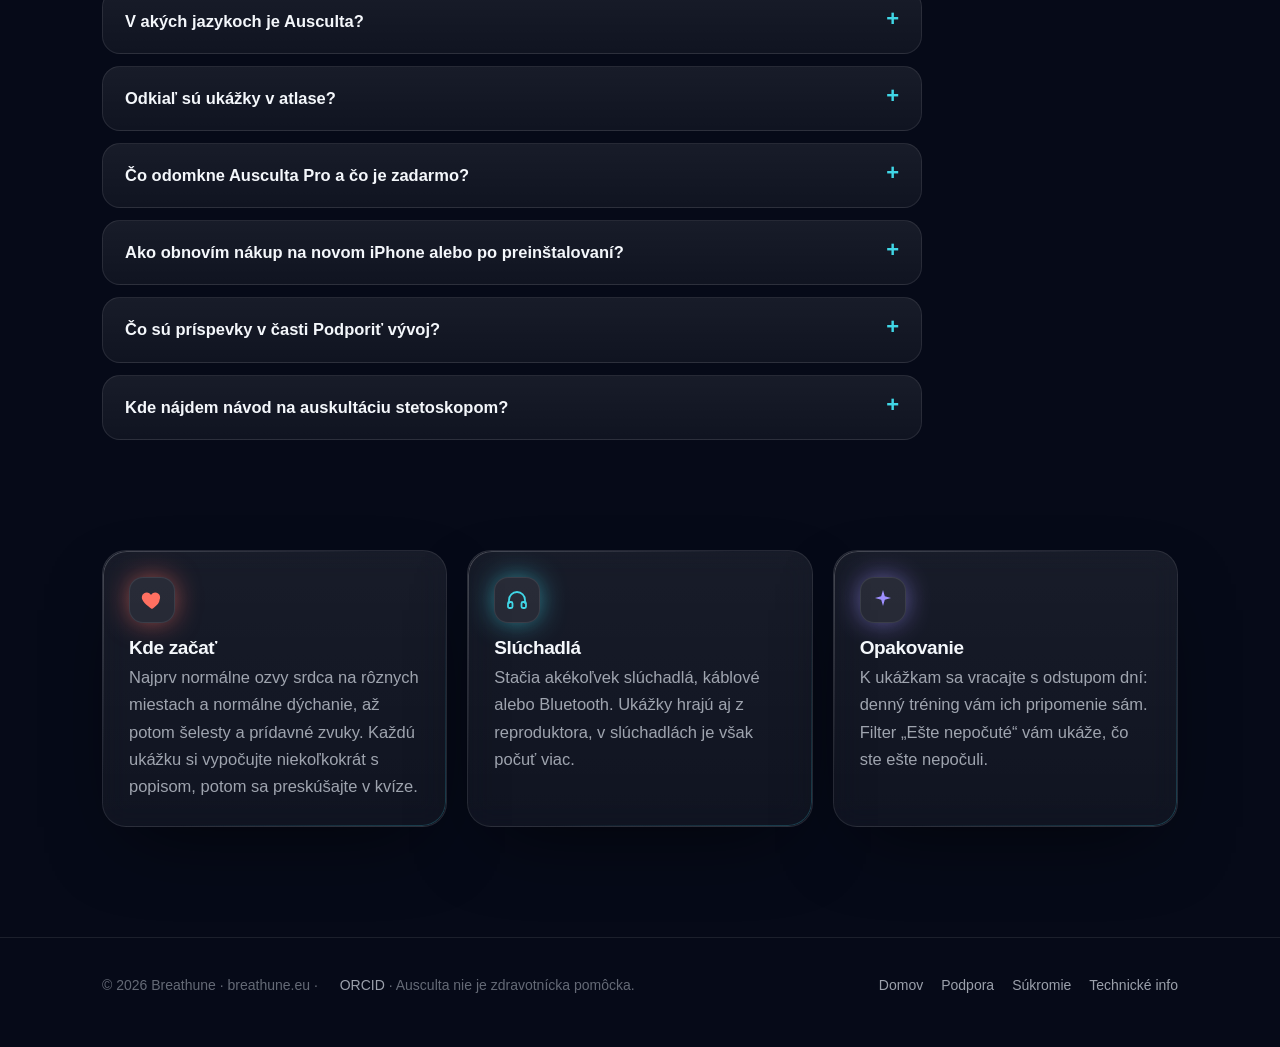
<file: support.html>
<!doctype html>
<html lang="sk">
<head>
<meta charset="utf-8"><meta http-equiv="Content-Security-Policy" content="default-src 'self'; script-src 'self'; style-src 'self' 'unsafe-inline'; img-src 'self' data:; font-src 'self' data:; media-src 'self'; connect-src 'self' https://breathune.goatcounter.com; object-src 'none'; base-uri 'self'; form-action 'none'; upgrade-insecure-requests"><meta name="referrer" content="strict-origin-when-cross-origin">
<meta name="viewport" content="width=device-width,initial-scale=1,viewport-fit=cover">
<link rel="canonical" href="https://dzanino.github.io/ausculta-web/support.html">
<title>Podpora - Ausculta | Breathune</title>
<meta name="description" content="Podpora aplikácie Ausculta: časté otázky o atlase, mape miest, prípadoch, dennom tréningu, značkách na krivke, filtroch, kvíze, porovnaní ukážok, Ausculta Pro a obnovení nákupov, zdroje ukážok a kontakt.">
<meta name="theme-color" content="#060a18">
<meta property="og:title" content="Podpora - Ausculta | Breathune">
<meta property="og:description" content="Podpora aplikácie Ausculta: časté otázky o atlase, mape miest, prípadoch, dennom tréningu, značkách na krivke, filtroch, kvíze, porovnaní ukážok, Ausculta Pro a obnovení nákupov, zdroje ukážok a kontakt.">
<meta property="og:image" content="https://dzanino.github.io/ausculta-web/assets/icon.png">
<link rel="icon" href="assets/icon.png">
<link rel="apple-touch-icon" href="assets/icon.png">
<link rel="stylesheet" href="assets/style.css">

<link rel="me" href="https://orcid.org/0000-0002-4690-0317">
<link rel="alternate" hreflang="sk" href="https://dzanino.github.io/ausculta-web/support.html"><link rel="alternate" hreflang="en" href="https://dzanino.github.io/ausculta-web/en/support.html">
</head>
<body>
<header class="nav"><div class="wrap">
<a class="brand" href="index.html"><img src="assets/icon.png" alt=""><span>Ausculta<small>by Breathune</small></span></a>
<nav><a href="index.html#ako">Ako to funguje</a><a href="index.html#navod">Návod</a><a href="support.html" class="on">Podpora</a><a href="privacy.html">Súkromie</a><a href="methodology.html" class="cta">Info</a><a class="lang" href="en/support.html" hreflang="en" lang="en" aria-label="English version"><b>SK</b> · EN</a></nav>
</div></header>

<main class="wrap">
<section class="pagehead reveal" style="max-width:820px">
  <span class="eyebrow">Podpora</span>
  <h1>Podpora <span class="grad">Ausculty</span></h1>
  <p class="lead">Napíšte na <a href="mailto:admin@breathune.eu">admin@breathune.eu</a>. Odpovedáme spravidla do dvoch pracovných dní. Uveďte model telefónu alebo tabletu, verziu iOS alebo Androidu a verziu appky (nájdete ju v Nastaveniach v časti O aplikácii).</p>
  <div class="actions" style="display:flex;gap:12px;flex-wrap:wrap;margin-top:22px">
    <a class="btn" href="mailto:admin@breathune.eu?subject=Ausculta%20-%20podpora">Napísať podpore</a>
    <a class="btn ghost" href="index.html#navod">Návod</a>
  </div>
</section>

<section class="reveal" style="max-width:820px">
  <span class="eyebrow">FAQ</span>
  <h2>Časté otázky</h2>
<details><summary>Používa Ausculta mikrofón?</summary><p>Na iPhone a iPade nie: je to atlas nahratých ukážok a o prístup k mikrofónu nežiada. Ausculta pre Android má navyše kartu Počúvať na precvičovanie počúvania: zvuk z mikrofónu telefónu alebo z káblového či USB mikrofónu hrá naživo do slúchadiel a na požiadanie sa uloží do telefónu. Nič sa nemeria ani nevyhodnocuje a nahrávky telefón opustia, len keď ich sami zdieľate. Podrobnosti sú v <a href="privacy.html#mic">zásadách súkromia</a>.</p></details>
<details><summary>Je to zdravotnícka pomôcka?</summary><p>Nie. Ausculta je vzdelávací atlas na učenie sa auskultácie. Nikoho nevyšetruje, nič nemeria, nediagnostikuje a nenahrádza vyšetrenie lekárom. Pri zdravotných ťažkostiach sa vždy obráťte na lekára.</p></details>
<details><summary>Potrebujem slúchadlá?</summary><p>Nie, ukážky hrajú aj z reproduktora. Zvuky srdca, pľúc a čriev sú však tiché a majú veľa nízkych tónov, ktoré malý reproduktor prehrá slabo. V slúchadlách (stačia akékoľvek, káblové alebo Bluetooth) počuť viac podrobností. Ak ukážku nepočujete, zvýšte hlasitosť; niektoré zvuky, napríklad tretia ozva alebo jemné chrôpky, sú tiché aj v pôvodnej nahrávke.</p></details>
<details><summary>Ako funguje kvíz?</summary><p>Kvíz prehrá ukážku z atlasu a vy vyberiete typ zvuku z najviac štyroch názvov, napríklad normálne ozvy, systolický šelest alebo piskoty. Hneď uvidíte, či ste odpovedali správne, a učebnicový popis ukážky; na konci kola počet správnych odpovedí. Hodnotia sa len vaše odpovede. Bez Ausculta Pro sa kvíz skladá z voľných ukážok, s Pro zo všetkých.</p></details>
<details><summary>Čo je Porovnať dve?</summary><p>Dve ukážky z atlasu vedľa seba (A a B), každá s popisom. Prehrajte jednu, potom druhú a všímajte si rozdiel. Hodí sa na zvuky, ktoré sa ľahko zamenia, napríklad jemné a hrubé chrôpky alebo piskoty a vrzgoty.</p></details>
<details><summary>Čo znamená „Vypočuté X z Y“ a „Ešte nepočuté“?</summary><p>Appka si v zariadení pamätá, ktoré ukážky ste už prehrali. „Vypočuté X z Y“ ukazuje, koľko ukážok v sekcii ste počuli, a filter „Ešte nepočuté“ zobrazí len tie zvyšné. Údaj zostáva len vo vašom zariadení.</p></details>
<details><summary>Ako funguje mapa miest?</summary><p>V Atlase › Precvičovanie › Mapa miest je kreslený hrudník spredu a zozadu a brucho. Ťuknite na miesto (A aortálne, P pulmonálne, E Erbov bod, T trikuspidálne, M hrot; hrot, bok a báza pľúc, chrbát, priedušnica; vedľa pupka) a otvoria sa ukážky, ktoré tam boli podľa zdrojovej databázy nahraté, aj s nástrojmi prehrávania. Ukážky, pri ktorých zdroj miesto neuvádza, na mape nie sú; appka miesto nikdy neodhaduje. Mapa je učebnicová pomôcka na spojenie zvuku s miestom posluchu, nikoho nevyšetruje.</p></details>
<details><summary>Čo sú prípady?</summary><p>Šesť krátkych učebnicových situácií zostavených len z ukážok atlasu, napríklad spolužiak so štyrmi miestami na srdci, dieťa s hlučným dýchaním alebo brucho pred jedlom a po jedle. Prípad vás vedie po označených miestach na mape: na každom si vypočujete ukážku a vyberiete typ zvuku ako v kvíze; na konci vidíte, čo ste trafili. Nie sú to skutoční pacienti a hodnotia sa len vaše odpovede. Bez Ausculta Pro prejdete zastávky s voľnými ukážkami, zamknuté sa preskočia.</p></details>
<details><summary>Ako funguje denný tréning a kde sú uložené údaje?</summary><p>Denný tréning je rozložené opakovanie nad ukážkami atlasu. Každý deň vám pripraví najviac 20 ukážok: najprv tie, ktoré sú na rade na zopakovanie, potom nové. Ukážka sa prehrá a vy vyberiete typ zvuku. Správna odpoveď posunie zvuk na neskoršie opakovanie (o 1, 3, 7 a potom 14 dní), nesprávna ho vráti na začiatok, takže príde znova už v najbližšom tréningu. Prehľad ukazuje úspešnosť podľa typu zvuku za posledných 30 dní. Priebeh (ktoré ukážky ste pomenovali správne a kedy sa majú zopakovať) sa ukladá len vo vašom telefóne, nič sa neodosiela; vymaže sa odinštalovaním appky. Viac v <a href="methodology.html">technickom info</a>.</p></details>
<details><summary>Odkiaľ sú značky S1 a S2 a úseky na krivke?</summary><p>Z anotácií zdrojových databáz. Pri 8 srdcových ukážkach z databázy CirCor DigiScope (PhysioNet) sú značky S1 a S2 prenesené z jej segmentácie srdcového cyklu; pri 8 pľúcnych ukážkach zo SPRSound a HF_Lung_V1 sú farebné úseky piskotov, chrôpok, vrzgotov, stridoru, nádychu a výdychu prenesené z ich časových anotácií. Ausculta v nahrávke nič nedetekuje ani nepočíta; ukážky z databáz, ktoré takéto anotácie neuvádzajú (napríklad EPHNOGRAM, KAUH, figurína HLS-CMDS alebo brucho), značky nemajú. Chýbajúca značka teda nič neznamená, len zdroj k ukážke anotáciu nemá.</p></details>
<details><summary>Čo robia filtre Zvon a Membrána na nahrávke?</summary><p>Sú to pásmové priepusty na prehrávanej ukážke: Zvon prepúšťa 20 až 220 Hz a zvýrazní nízke zvuky (napríklad tretiu a štvrtú ozvu), Membrána 100 až 1200 Hz a zvýrazní vyššie (šelesty, dýchanie), Široké prepúšťa 20 až 2500 Hz, teda takmer celú nahrávku. Názvy pripomínajú dve strany hlavice stetoskopu, nie je to však model konkrétneho prístroja. Filter sa dá kedykoľvek prepnúť, nahrávka ostáva rovnaká. Vedľa filtrov je rýchlosť 1×, 0,75× a 0,5× (spomalenie bez zmeny výšky tónu) a slučka: ťahaním po krivke vyberiete úsek, ktorý sa opakuje, ťuknutím ho zrušíte. Nástroje nájdete v Atlase pod prepínačom sekcií, v Porovnať dve a na mape miest.</p></details>
<details><summary>Prečo nie je ukážka na Erbovom bode?</summary><p>Lebo žiadna zo zdrojových databáz neuvádza nahrávku z tohto miesta. Na mapu idú len ukážky s miestom, ktoré zdroj výslovne uvádza, a appka miesto neodhaduje. Erbov bod (3. medzirebrie vľavo pri hrudnej kosti) je na mape označený, aby ste si ho zapamätali ako miesto, kde dobre počuť S1 aj S2; ukážka pribudne, ak sa nájde vhodná otvorená nahrávka.</p></details>
<details><summary>V akých jazykoch je Ausculta?</summary><p>V slovenčine, angličtine, češtine a nemčine. Appka sa riadi jazykom iPhonu; iný jazyk len pre Auscultu nastavíte v Nastaveniach iPhonu pri aplikácii Ausculta (Jazyk).</p></details>
<details><summary>Odkiaľ sú ukážky v atlase?</summary><p>Sú to krátke úryvky z otvorených výskumných databáz: CirCor DigiScope a EPHNOGRAM (PhysioNet, licencia ODC-By 1.0), KAUH (Mendeley Data, CC BY 4.0), SPRSound (CC BY 4.0), HF_Lung_V1 (CC BY 4.0), HLS-CMDS (nahrávky z klinickej výučbovej figuríny, CC BY 4.0), JUST Heart Sound Regurgitation (Mendeley Data, CC BY 4.0), SMART-Ped (Zenodo, CC BY 4.0) a črevné zvuky z databáz Bowel sounds signal (Mansour, figshare, CC BY 4.0) a Bowel Sounds Audio Files (Rulli a kol., figshare, CC BY 4.0); jedna ukážka po jedle je zo zvukovej knižnice freesound.org (kontaktný mikrofón, CC BY 4.0). Pri každej ukážke appka uvádza zdroj a licenciu, úplné citácie sú v appke v časti O aplikácii, autorstvo a zdroje › Atlas: zdroje a licencie. Ukážky sú pre Auscultu skrátené, upravené a zjednotené v hlasitosti. Autori databáz s appkou nesúvisia a nepodporujú ju. Viac v <a href="methodology.html">technickom info</a>.</p></details>
<details><summary>Čo odomkne Ausculta Pro a čo je zadarmo?</summary><p>Zadarmo je 12 zo 42 zvukových ukážok atlasu, mapa miest, prípady, kvíz, denný tréning a Porovnať dve z voľných ukážok, nástroje prehrávania, všetky 4 ukážky EKG so zvukom srdca a celý návod. Ausculta Pro je jednorazový nákup v aplikácii (cenu v miestnej mene ukáže App Store), nie predplatné. Odomkne zvyšných 30 ukážok atlasu, ktoré sa potom objavia aj na mape, v kvíze, v prípadoch, v dennom tréningu a v Porovnať dve. Ukážky Pro sú v atlase označené; ťuknutím na zamknutú ukážku sa otvorí ponuka Pro, nájdete ju aj v Nastaveniach.</p></details>
<details><summary>Ako obnovím nákup na novom iPhone alebo po preinštalovaní?</summary><p>V appke otvorte Nastavenia a ťuknite na Obnoviť nákupy. Pro sa bez ďalšej platby obnoví na každom zariadení prihlásenom do toho istého Apple účtu. Príspevky sa neobnovujú, lebo nič neodomykajú.</p></details>
<details><summary>Čo sú príspevky v časti Podporiť vývoj?</summary><p>Tri dobrovoľné jednorazové príspevky na vývoj a údržbu Ausculty. Nič neodomykajú a nie sú predplatné: appka funguje s nimi aj bez nich rovnako. Ďakujeme každému, kto prispeje.</p></details>
<details><summary>Kde nájdem návod na auskultáciu stetoskopom?</summary><p>V appke v záložke Návod: zvon a membrána, miesta auskultácie srdca a pľúc, štyri kvadranty brucha a ako dlho počúvať. Stručne aj v <a href="index.html#navod">návode na webe</a>.</p></details>
</section>

<section class="reveal">
  <div class="grid">
    <div class="card lift"><div class="chip coral"><svg viewBox="0 0 24 24" fill="currentColor"><path d="M12 21s-7.5-4.6-9.6-9.2C.8 8.3 3 4.5 6.7 4.5c2 0 3.5 1.1 4.3 2.5.8-1.4 2.3-2.5 4.3-2.5 3.7 0 5.9 3.8 4.3 7.3C19.5 16.4 12 21 12 21z"/></svg></div><h3>Kde začať</h3><p>Najprv normálne ozvy srdca na rôznych miestach a normálne dýchanie, až potom šelesty a prídavné zvuky. Každú ukážku si vypočujte niekoľkokrát s popisom, potom sa preskúšajte v kvíze.</p></div>
    <div class="card lift"><div class="chip teal"><svg viewBox="0 0 24 24" fill="none" stroke="currentColor" stroke-width="1.8" stroke-linecap="round" stroke-linejoin="round"><path d="M4 15v-3a8 8 0 0 1 16 0v3"/><rect x="3" y="14" width="4.5" height="6" rx="1.5"/><rect x="16.5" y="14" width="4.5" height="6" rx="1.5"/></svg></div><h3>Slúchadlá</h3><p>Stačia akékoľvek slúchadlá, káblové alebo Bluetooth. Ukážky hrajú aj z reproduktora, v slúchadlách je však počuť viac.</p></div>
    <div class="card lift"><div class="chip violet"><svg viewBox="0 0 24 24" fill="currentColor"><path d="M12 2l1.8 6.2L20 10l-6.2 1.8L12 18l-1.8-6.2L4 10l6.2-1.8z"/></svg></div><h3>Opakovanie</h3><p>K ukážkam sa vracajte s odstupom dní: denný tréning vám ich pripomenie sám. Filter „Ešte nepočuté“ vám ukáže, čo ste ešte nepočuli.</p></div>
  </div>
</section>
</main>
<footer><div class="wrap">
<span><span data-fz>©</span> 2026 Breathune · breathune.eu · <a href="https://orcid.org/0000-0002-4690-0317" rel="me noopener" target="_blank">ORCID</a> · Ausculta nie je zdravotnícka pomôcka.</span>
<span><a href="index.html">Domov</a><a href="support.html">Podpora</a><a href="privacy.html">Súkromie</a><a href="methodology.html">Technické info</a></span>
</div></footer>
<script src="assets/site.js" defer></script>
</body></html>
</file>
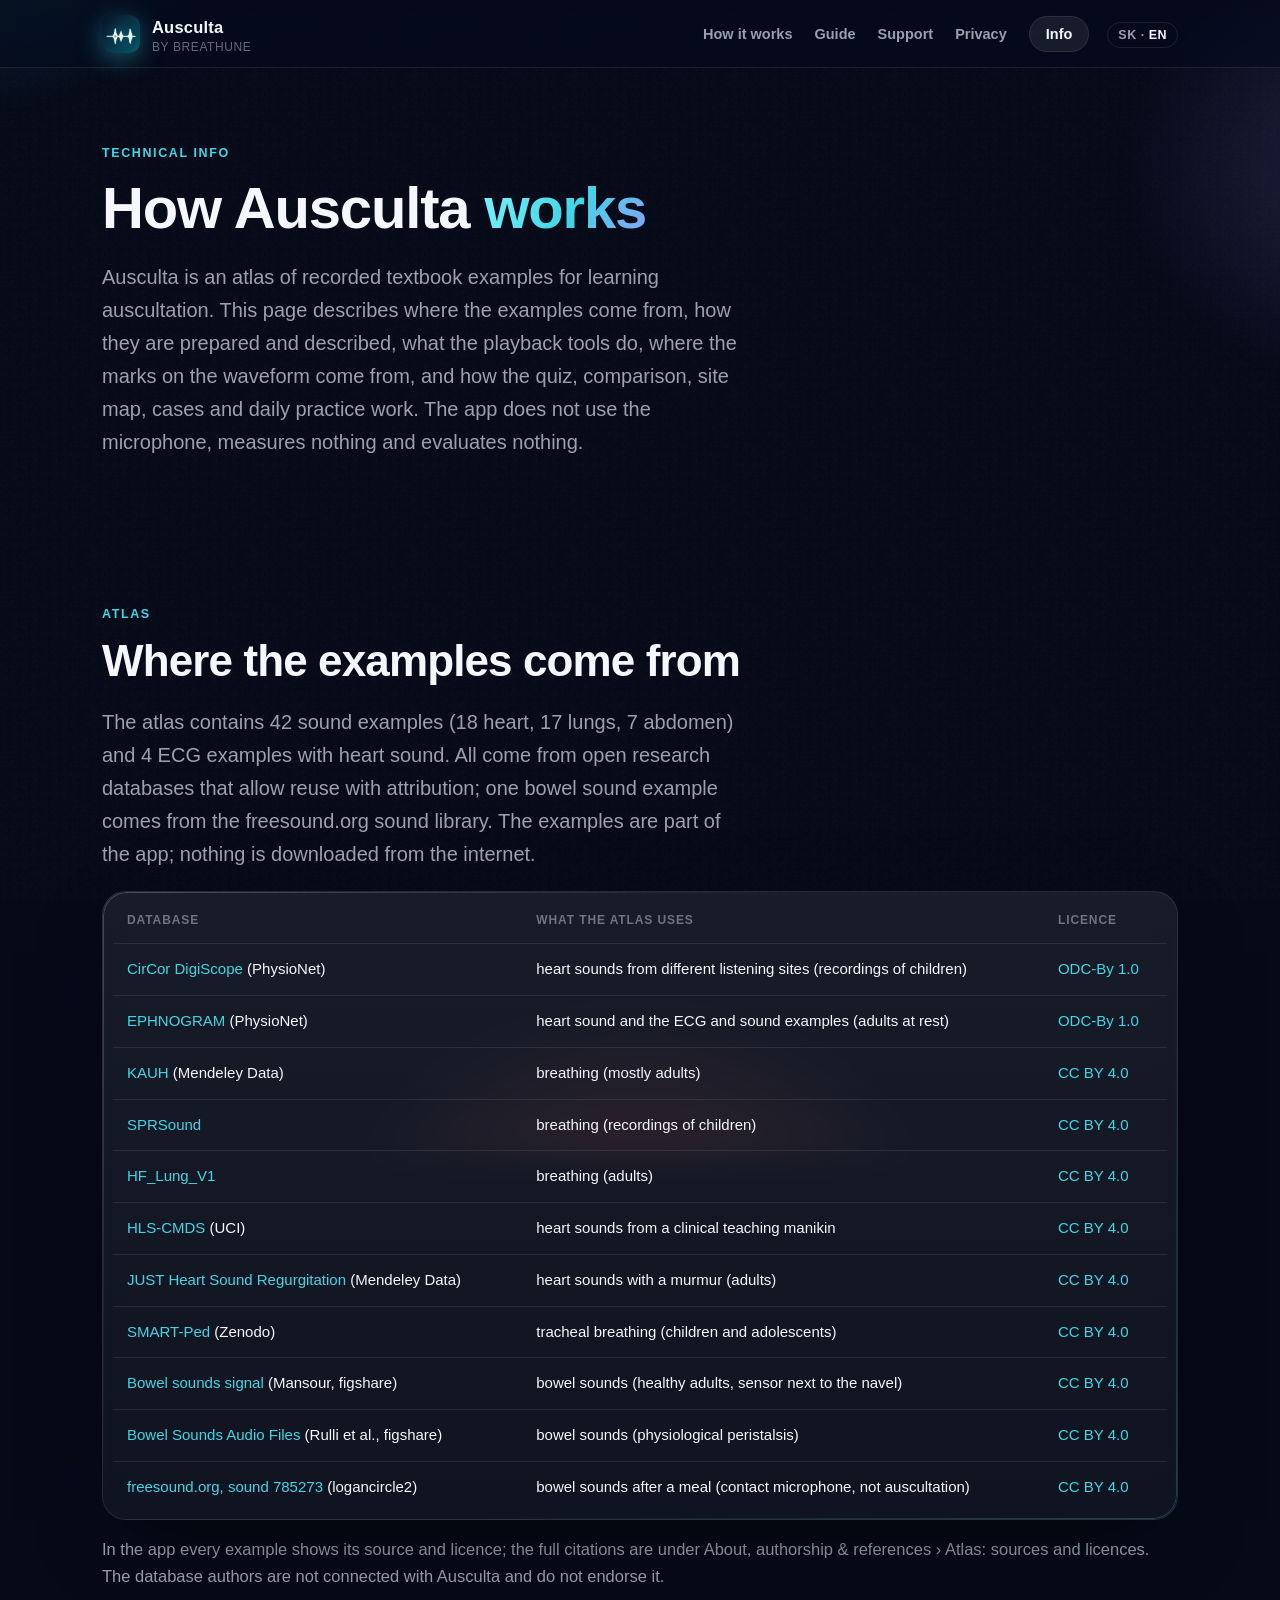
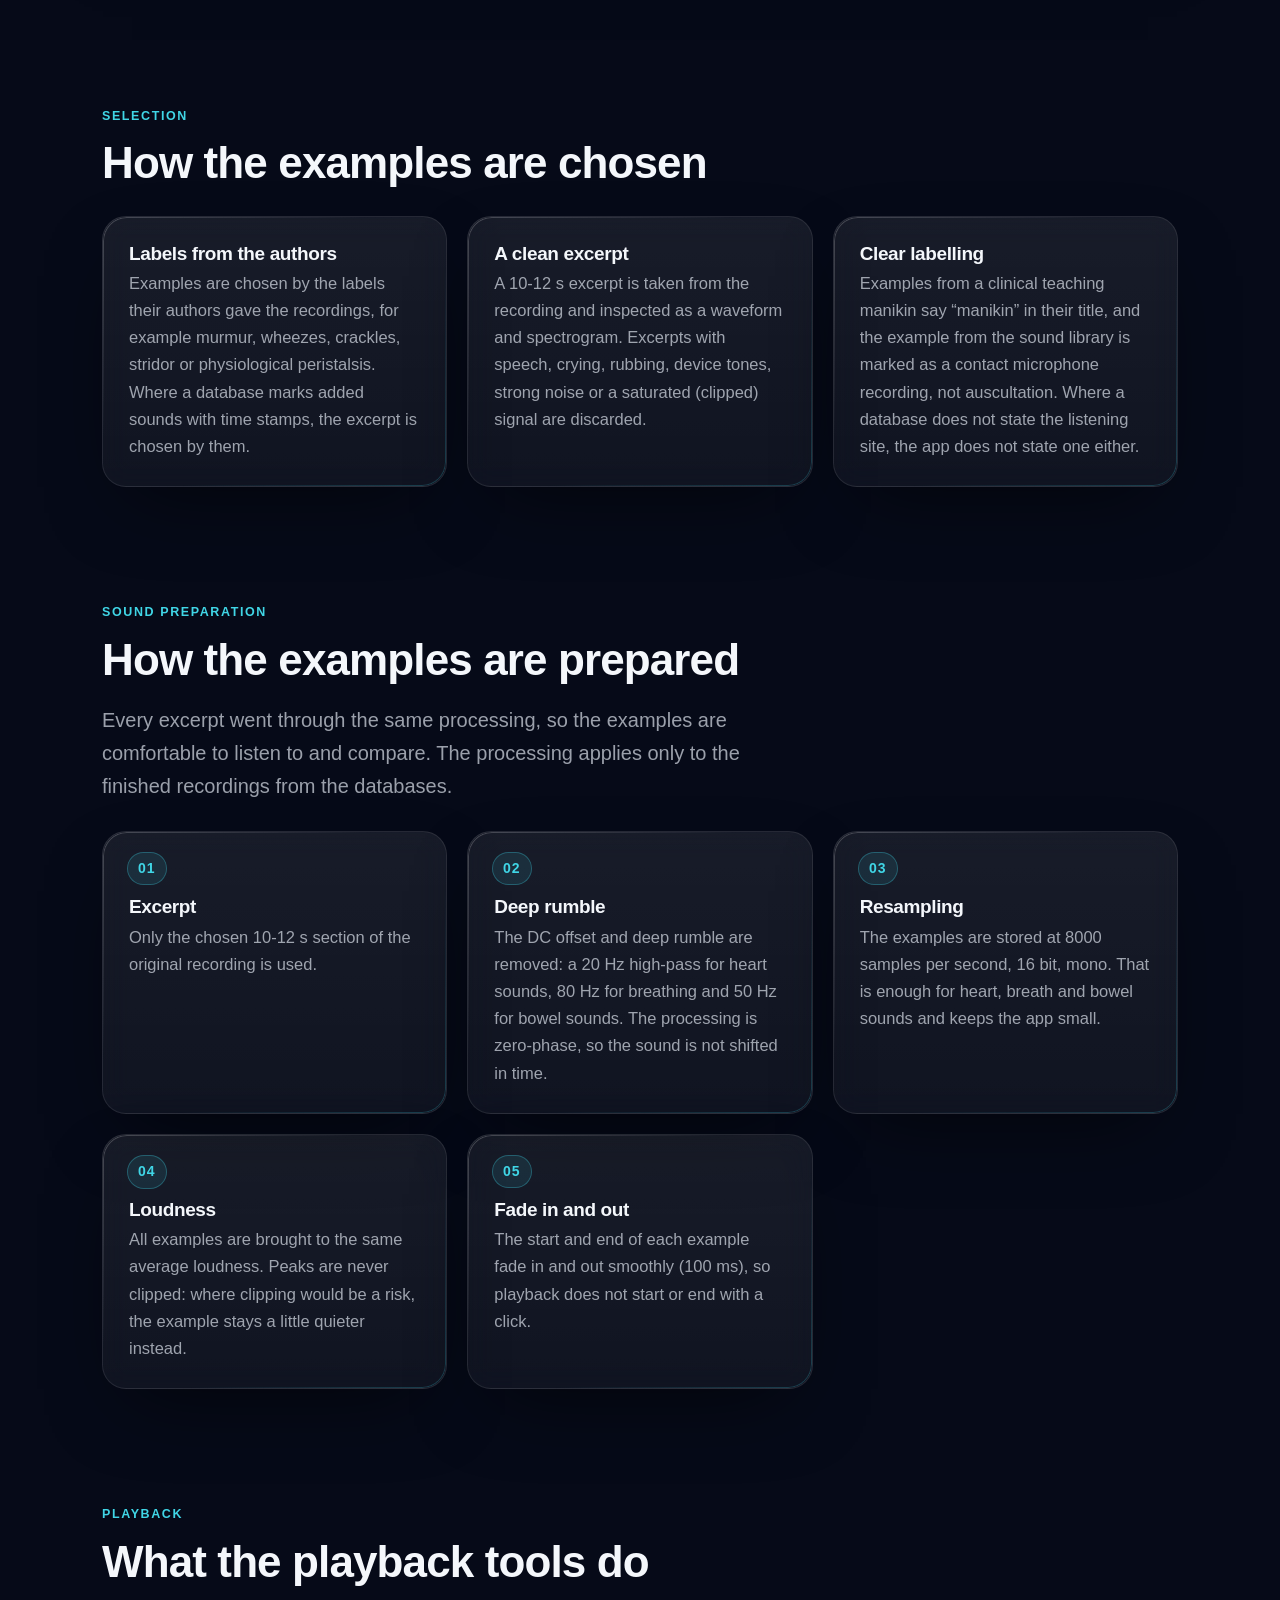
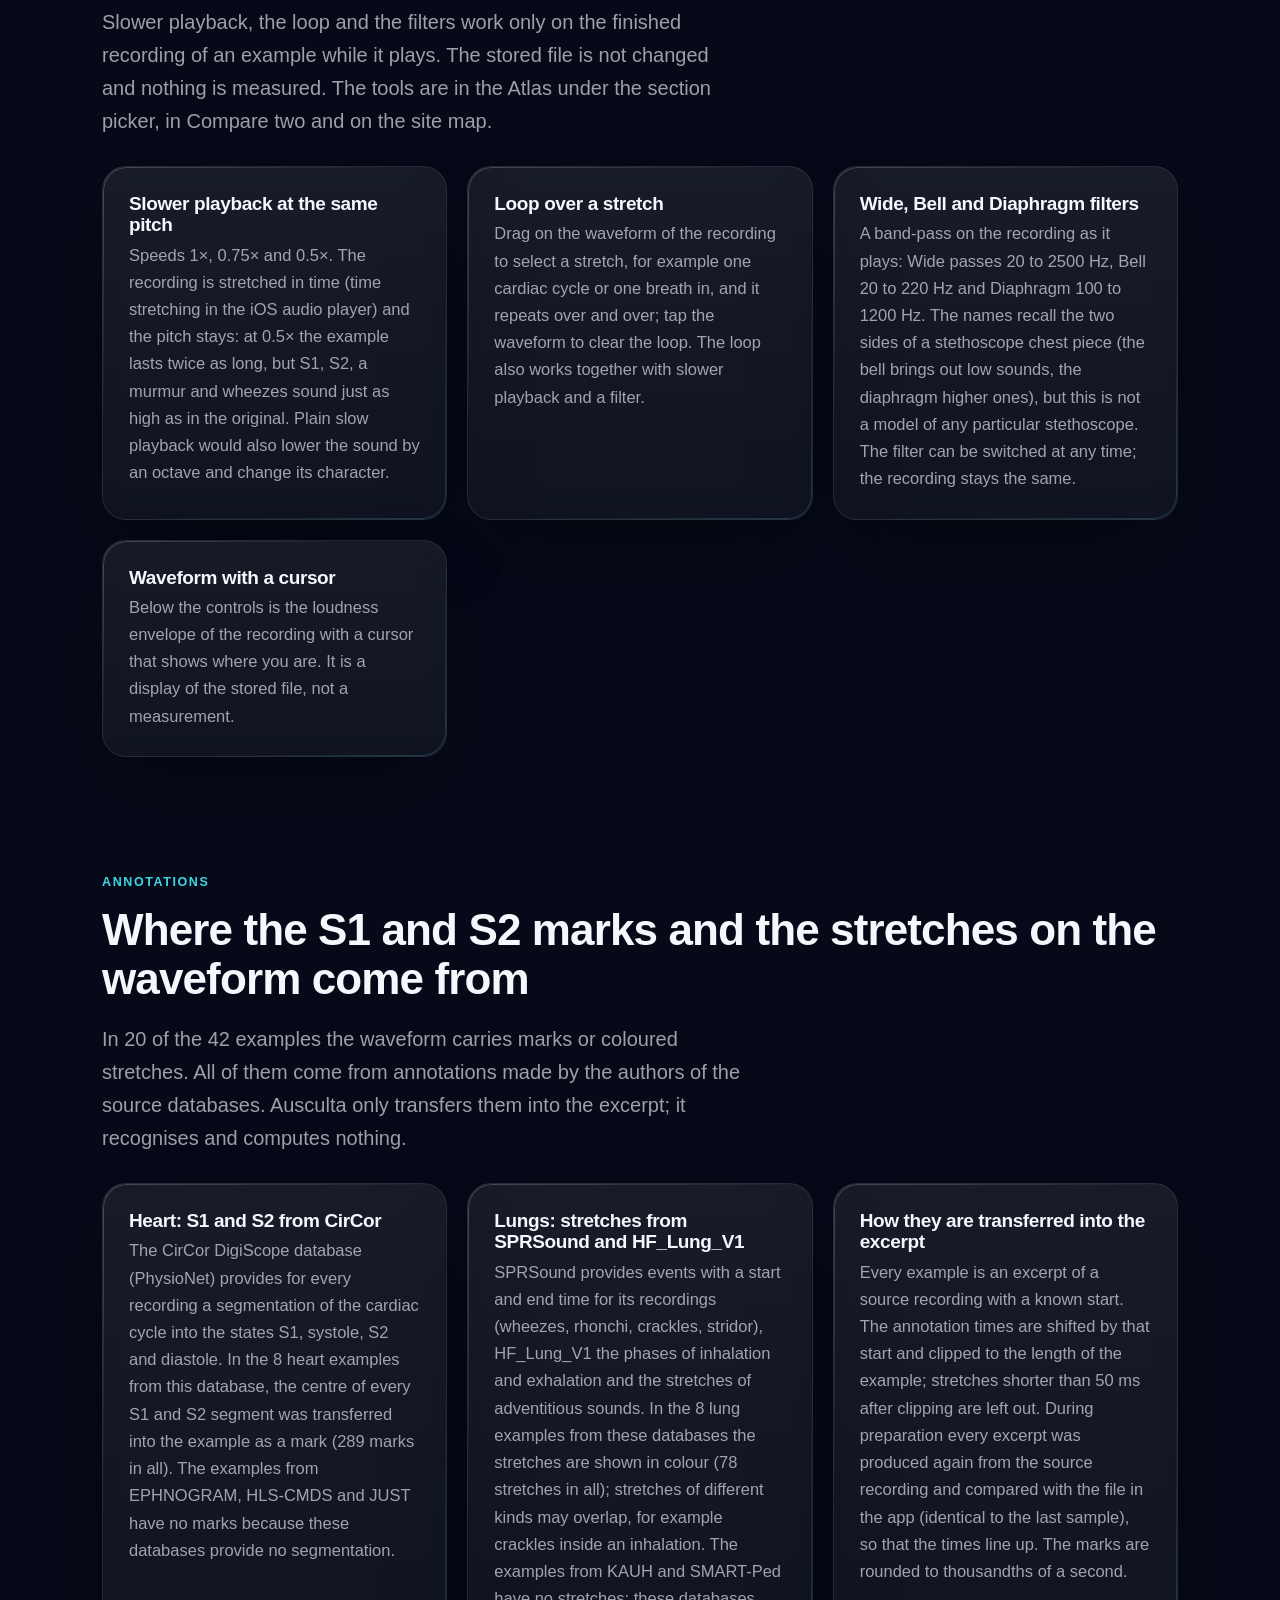
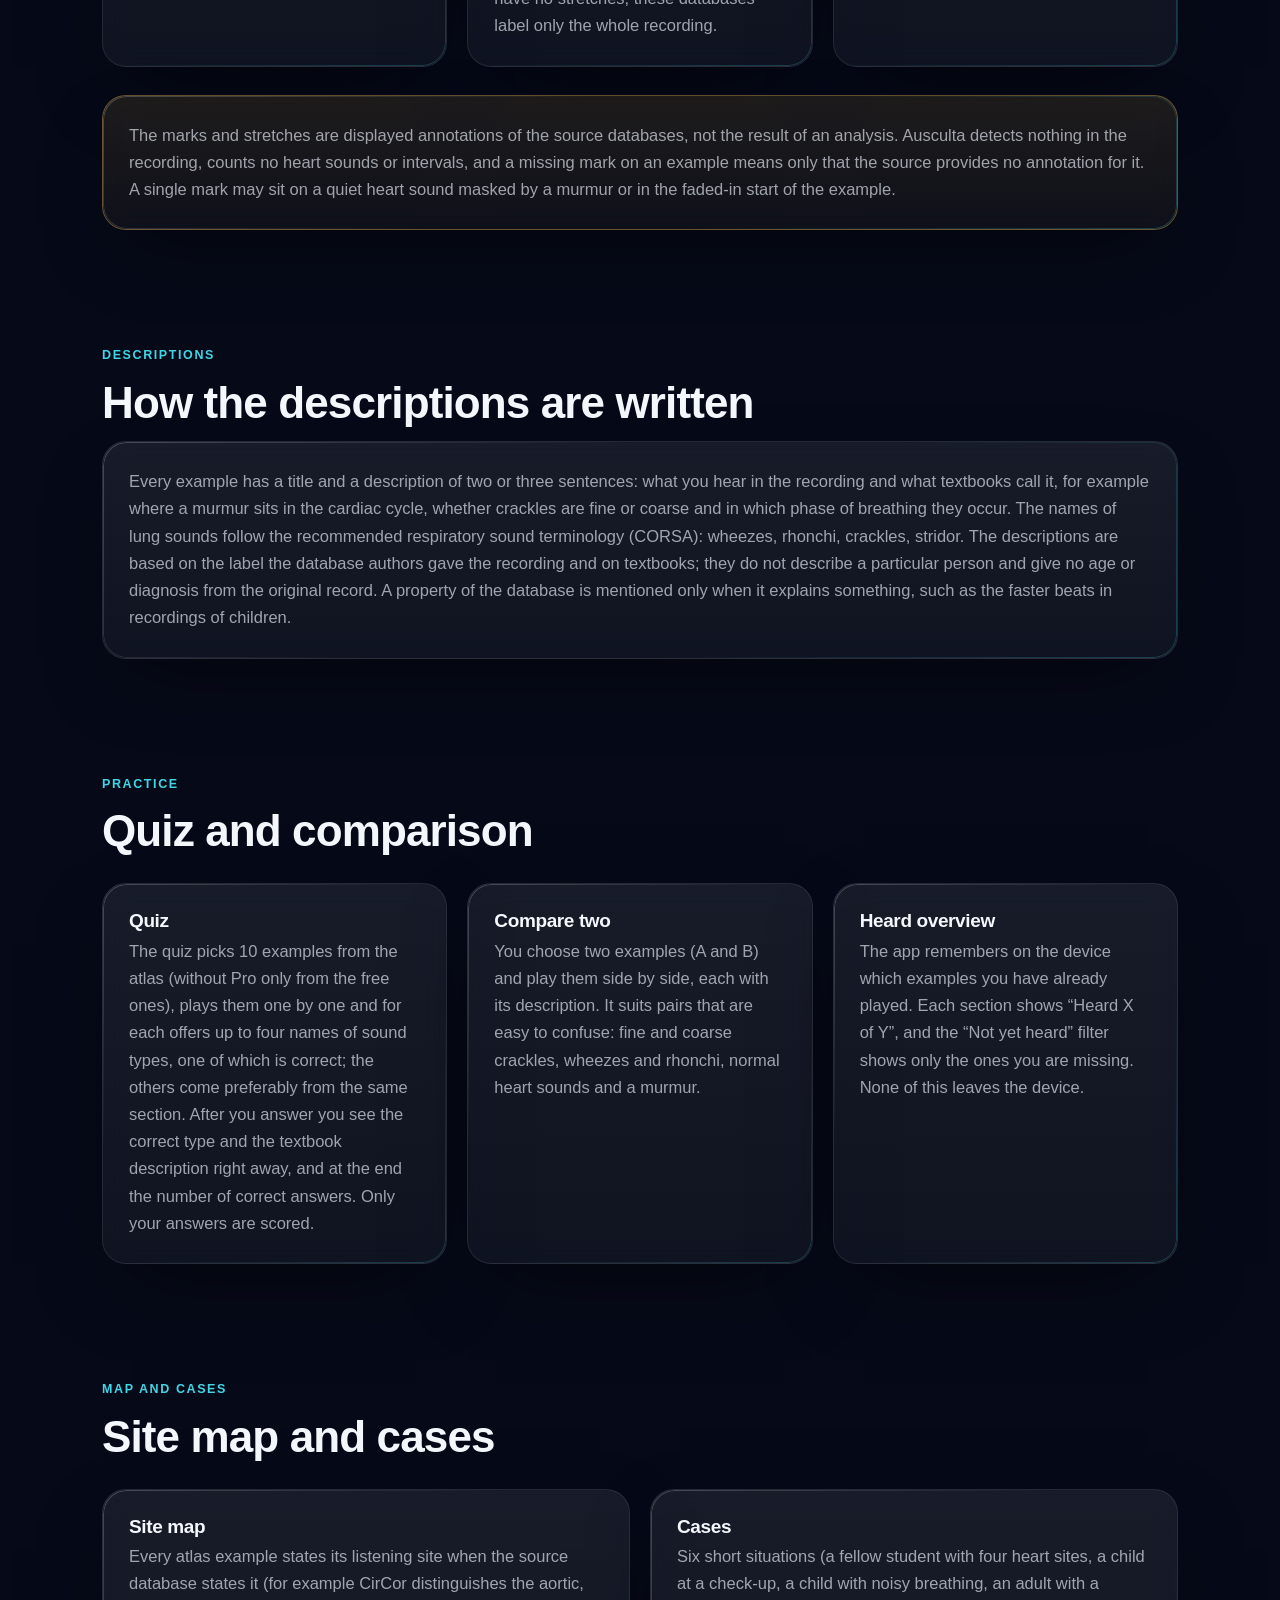
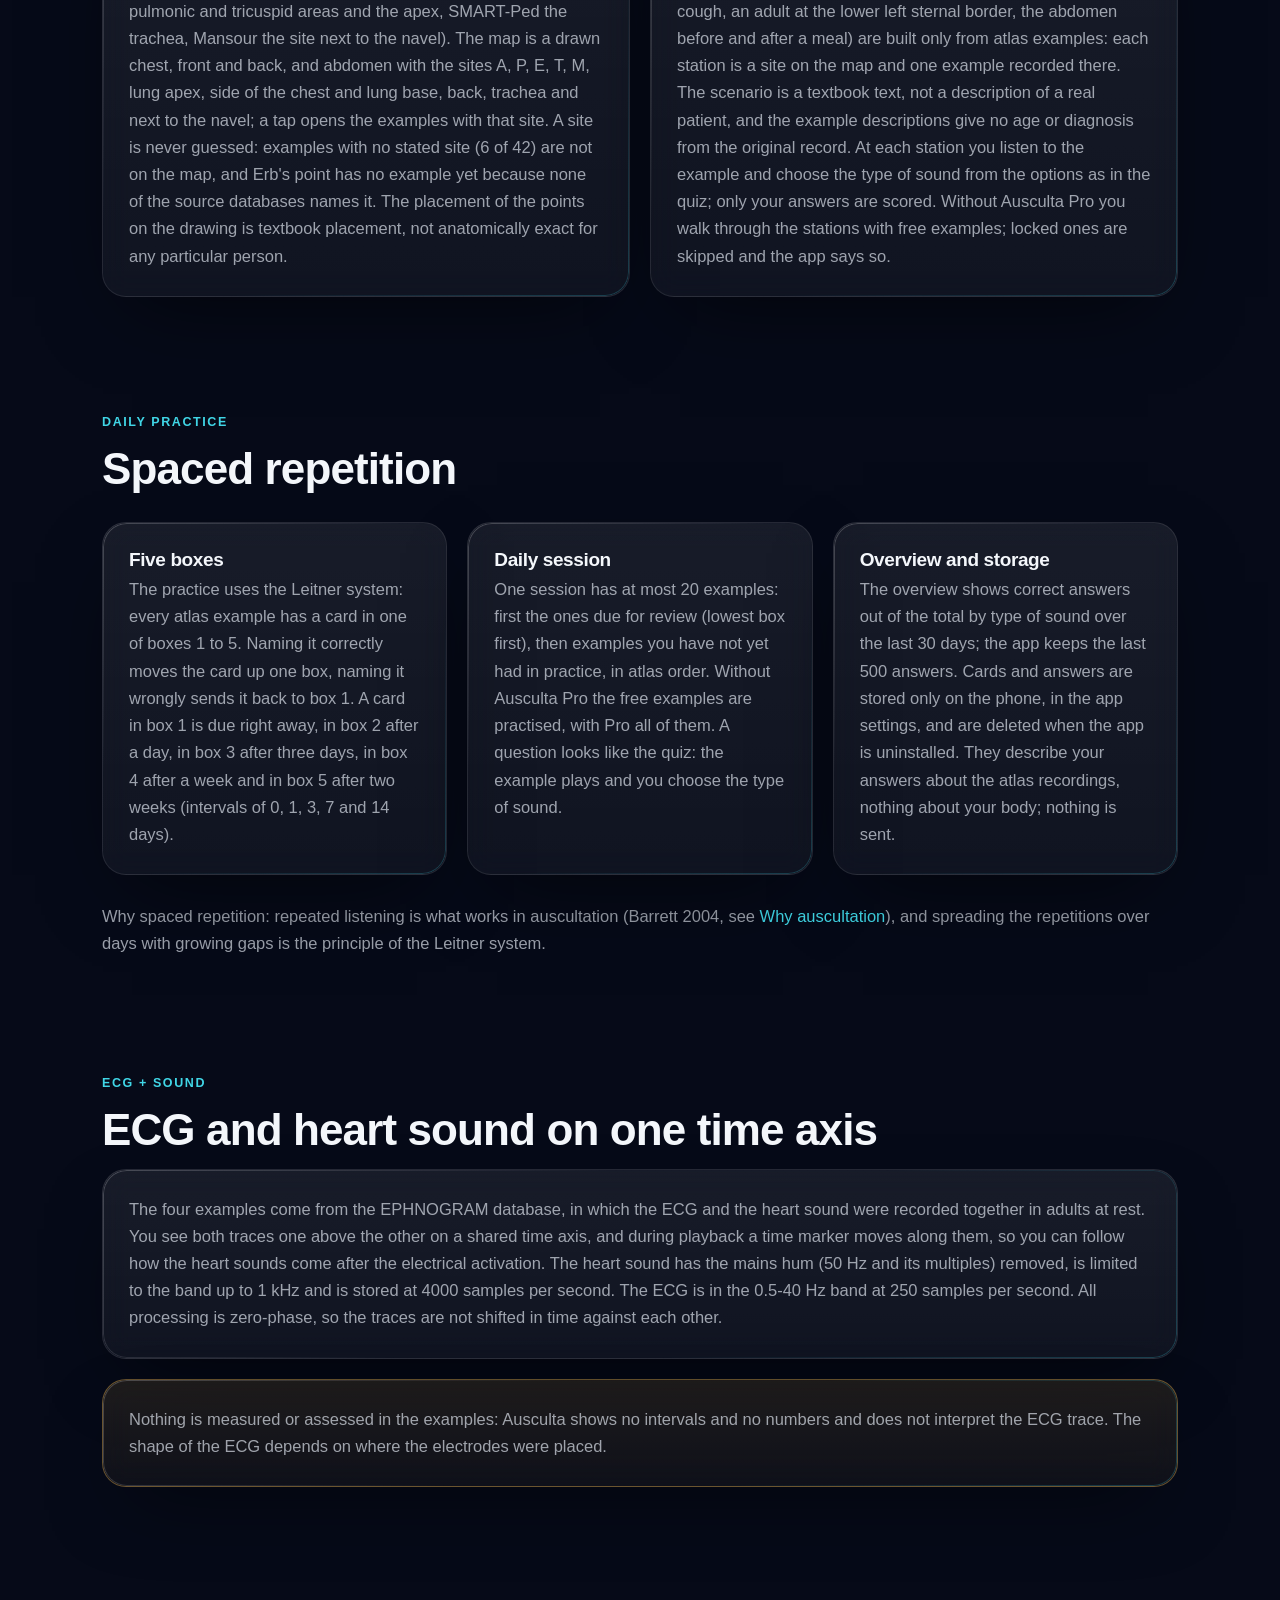
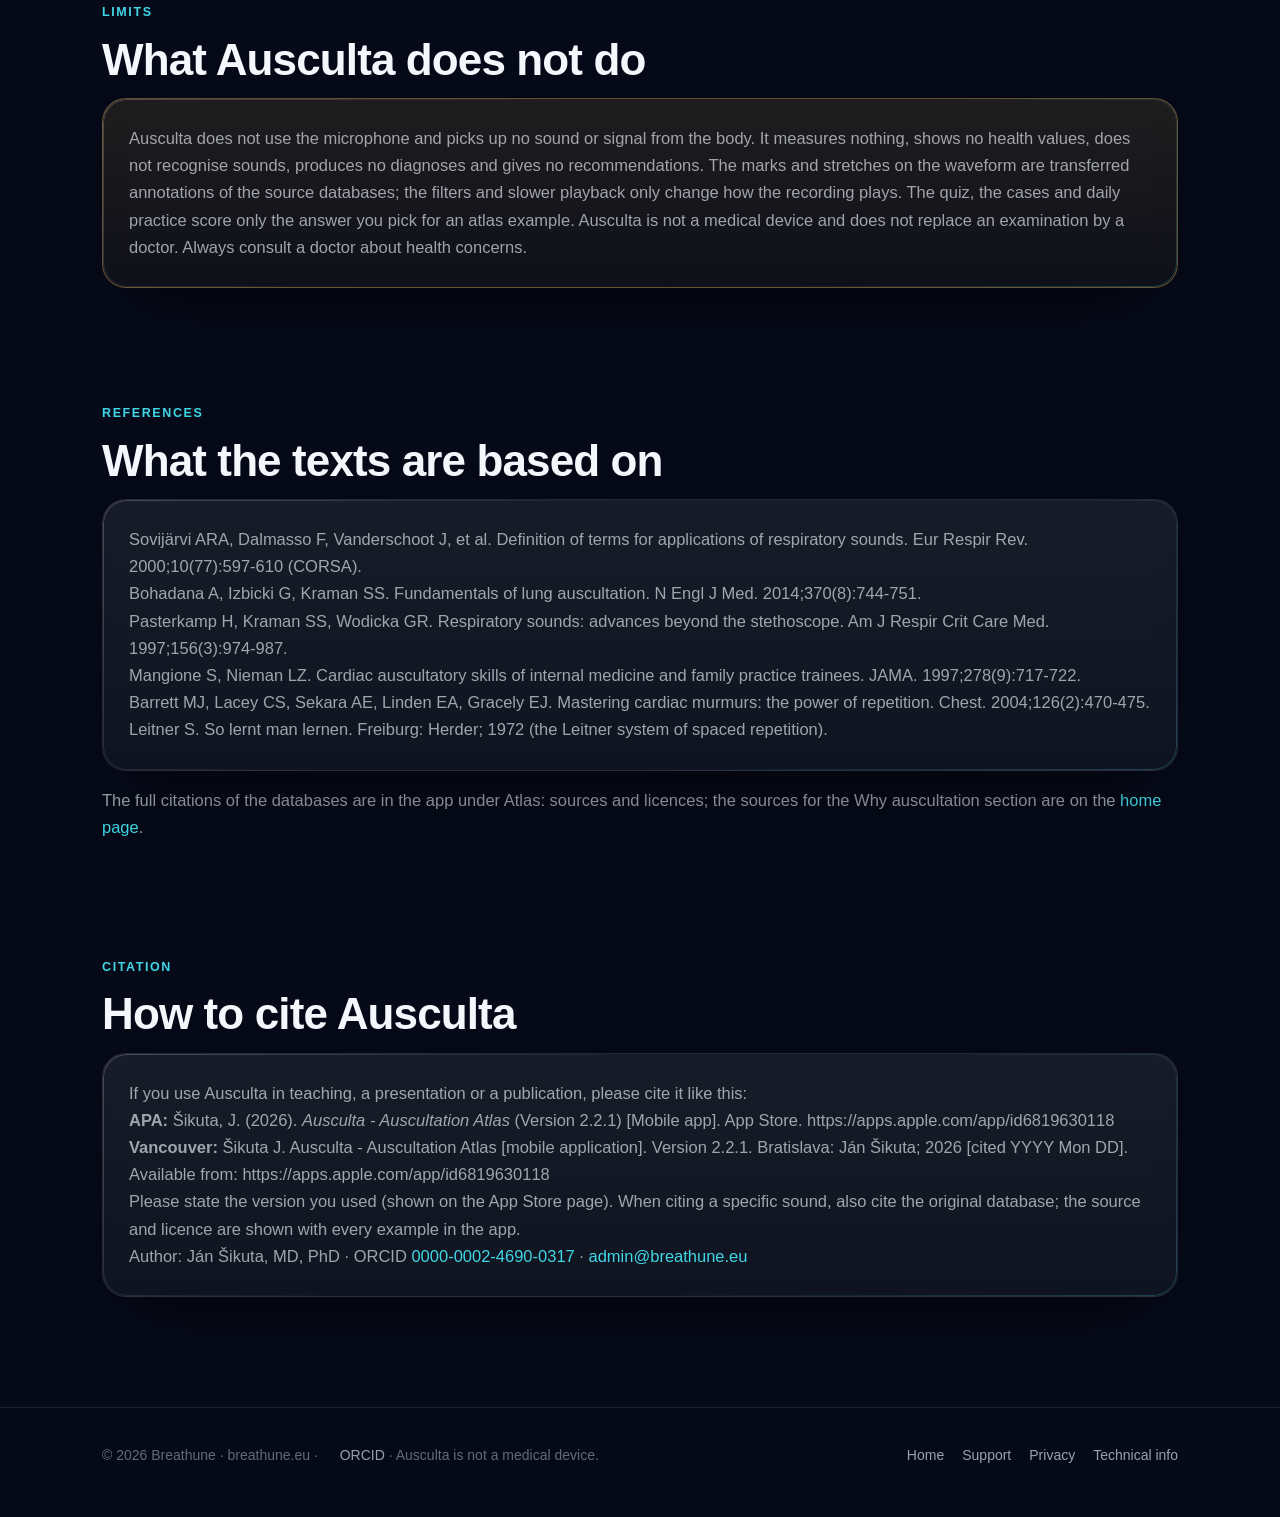
<file: en/methodology.html>
<!doctype html>
<html lang="en">
<head>
<meta charset="utf-8"><meta http-equiv="Content-Security-Policy" content="default-src 'self'; script-src 'self'; style-src 'self' 'unsafe-inline'; img-src 'self' data:; font-src 'self' data:; media-src 'self'; connect-src 'self' https://breathune.goatcounter.com; object-src 'none'; base-uri 'self'; form-action 'none'; upgrade-insecure-requests"><meta name="referrer" content="strict-origin-when-cross-origin">
<meta name="viewport" content="width=device-width,initial-scale=1,viewport-fit=cover">
<link rel="canonical" href="https://dzanino.github.io/ausculta-web/en/methodology.html">
<title>Technical info - How Ausculta works | Breathune</title>
<meta name="description" content="How the Ausculta atlas is made: choosing examples from open databases, licences, sound preparation, descriptions, slower playback and filters, S1 and S2 marks and stretches from the database annotations, the site map, cases, the quiz, daily practice with spaced repetition and the ECG examples with heart sound. The app does not use the microphone and measures nothing.">
<meta name="theme-color" content="#060a18">
<meta property="og:title" content="Technical info - How Ausculta works | Breathune">
<meta property="og:description" content="How the Ausculta atlas is made: choosing examples from open databases, licences, sound preparation, descriptions, slower playback and filters, S1 and S2 marks and stretches from the database annotations, the site map, cases, the quiz, daily practice with spaced repetition and the ECG examples with heart sound. The app does not use the microphone and measures nothing.">
<meta property="og:image" content="https://dzanino.github.io/ausculta-web/assets/icon.png">
<link rel="icon" href="../assets/icon.png">
<link rel="apple-touch-icon" href="../assets/icon.png">
<link rel="stylesheet" href="../assets/style.css">

<link rel="me" href="https://orcid.org/0000-0002-4690-0317">
<link rel="alternate" hreflang="sk" href="https://dzanino.github.io/ausculta-web/methodology.html"><link rel="alternate" hreflang="en" href="https://dzanino.github.io/ausculta-web/en/methodology.html">
</head>
<body>
<header class="nav"><div class="wrap">
<a class="brand" href="index.html"><img src="../assets/icon.png" alt=""><span>Ausculta<small>by Breathune</small></span></a>
<nav><a href="index.html#ako">How it works</a><a href="index.html#navod">Guide</a><a href="support.html">Support</a><a href="privacy.html">Privacy</a><a href="methodology.html" class="cta on">Info</a><a class="lang" href="../methodology.html" hreflang="sk" lang="sk" aria-label="Slovenská verzia">SK · <b>EN</b></a></nav>
</div></header>

<main class="wrap">
<section class="pagehead reveal" style="max-width:820px">
  <span class="eyebrow">Technical info</span>
  <h1>How Ausculta <span class="grad">works</span></h1>
  <p class="lead">Ausculta is an atlas of recorded textbook examples for learning auscultation. This page describes where the examples come from, how they are prepared and described, what the playback tools do, where the marks on the waveform come from, and how the quiz, comparison, site map, cases and daily practice work. The app does not use the microphone, measures nothing and evaluates nothing.</p>
</section>

<section class="reveal">
  <span class="eyebrow">Atlas</span>
  <h2>Where the examples come from</h2>
  <p class="lead">The atlas contains 42 sound examples (18 heart, 17 lungs, 7 abdomen) and 4 ECG examples with heart sound. All come from open research databases that allow reuse with attribution; one bowel sound example comes from the freesound.org sound library. The examples are part of the app; nothing is downloaded from the internet.</p>
  <div class="card tablecard"><table>
  <tr><th>Database</th><th>What the atlas uses</th><th>Licence</th></tr>
  <tr><td><a href="https://physionet.org/content/circor-heart-sound/1.0.3/">CirCor DigiScope</a> (PhysioNet)</td><td>heart sounds from different listening sites (recordings of children)</td><td><a href="https://opendatacommons.org/licenses/by/1-0/">ODC-By 1.0</a></td></tr>
  <tr><td><a href="https://physionet.org/content/ephnogram/1.0.0/">EPHNOGRAM</a> (PhysioNet)</td><td>heart sound and the ECG and sound examples (adults at rest)</td><td><a href="https://opendatacommons.org/licenses/by/1-0/">ODC-By 1.0</a></td></tr>
  <tr><td><a href="https://data.mendeley.com/datasets/jwyy9np4gv/3">KAUH</a> (Mendeley Data)</td><td>breathing (mostly adults)</td><td><a href="https://creativecommons.org/licenses/by/4.0/">CC BY 4.0</a></td></tr>
  <tr><td><a href="https://github.com/SJTU-YONGFU-RESEARCH-GRP/SPRSound">SPRSound</a></td><td>breathing (recordings of children)</td><td><a href="https://creativecommons.org/licenses/by/4.0/">CC BY 4.0</a></td></tr>
  <tr><td><a href="https://gitlab.com/techsupportHF/HF_Lung_V1">HF_Lung_V1</a></td><td>breathing (adults)</td><td><a href="https://creativecommons.org/licenses/by/4.0/">CC BY 4.0</a></td></tr>
  <tr><td><a href="https://archive.ics.uci.edu/dataset/1202">HLS-CMDS</a> (UCI)</td><td>heart sounds from a clinical teaching manikin</td><td><a href="https://creativecommons.org/licenses/by/4.0/">CC BY 4.0</a></td></tr>
  <tr><td><a href="https://data.mendeley.com/datasets/jfbdvjw6sf/1">JUST Heart Sound Regurgitation</a> (Mendeley Data)</td><td>heart sounds with a murmur (adults)</td><td><a href="https://creativecommons.org/licenses/by/4.0/">CC BY 4.0</a></td></tr>
  <tr><td><a href="https://doi.org/10.5281/zenodo.22676591">SMART-Ped</a> (Zenodo)</td><td>tracheal breathing (children and adolescents)</td><td><a href="https://creativecommons.org/licenses/by/4.0/">CC BY 4.0</a></td></tr>
  <tr><td><a href="https://doi.org/10.6084/m9.figshare.28595741.v1">Bowel sounds signal</a> (Mansour, figshare)</td><td>bowel sounds (healthy adults, sensor next to the navel)</td><td><a href="https://creativecommons.org/licenses/by/4.0/">CC BY 4.0</a></td></tr>
  <tr><td><a href="https://doi.org/10.6084/m9.figshare.25772346.v1">Bowel Sounds Audio Files</a> (Rulli et al., figshare)</td><td>bowel sounds (physiological peristalsis)</td><td><a href="https://creativecommons.org/licenses/by/4.0/">CC BY 4.0</a></td></tr>
  <tr><td><a href="https://freesound.org/s/785273/">freesound.org, sound 785273</a> (logancircle2)</td><td>bowel sounds after a meal (contact microphone, not auscultation)</td><td><a href="https://creativecommons.org/licenses/by/4.0/">CC BY 4.0</a></td></tr>
  </table></div>
  <p class="muted">In the app every example shows its source and licence; the full citations are under About, authorship &amp; references › Atlas: sources and licences. The database authors are not connected with Ausculta and do not endorse it.</p>
</section>

<section class="reveal">
  <span class="eyebrow">Selection</span>
  <h2>How the examples are chosen</h2>
  <div class="grid">
    <div class="card"><h3>Labels from the authors</h3><p>Examples are chosen by the labels their authors gave the recordings, for example murmur, wheezes, crackles, stridor or physiological peristalsis. Where a database marks added sounds with time stamps, the excerpt is chosen by them.</p></div>
    <div class="card"><h3>A clean excerpt</h3><p>A 10-12 s excerpt is taken from the recording and inspected as a waveform and spectrogram. Excerpts with speech, crying, rubbing, device tones, strong noise or a saturated (clipped) signal are discarded.</p></div>
    <div class="card"><h3>Clear labelling</h3><p>Examples from a clinical teaching manikin say “manikin” in their title, and the example from the sound library is marked as a contact microphone recording, not auscultation. Where a database does not state the listening site, the app does not state one either.</p></div>
  </div>
</section>

<section class="reveal">
  <span class="eyebrow">Sound preparation</span>
  <h2>How the examples are prepared</h2>
  <p class="lead">Every excerpt went through the same processing, so the examples are comfortable to listen to and compare. The processing applies only to the finished recordings from the databases.</p>
  <div class="grid steps">
    <div class="card"><h3>Excerpt</h3><p>Only the chosen 10-12 s section of the original recording is used.</p></div>
    <div class="card"><h3>Deep rumble</h3><p>The DC offset and deep rumble are removed: a 20 Hz high-pass for heart sounds, 80 Hz for breathing and 50 Hz for bowel sounds. The processing is zero-phase, so the sound is not shifted in time.</p></div>
    <div class="card"><h3>Resampling</h3><p>The examples are stored at 8000 samples per second, 16 bit, mono. That is enough for heart, breath and bowel sounds and keeps the app small.</p></div>
    <div class="card"><h3>Loudness</h3><p>All examples are brought to the same average loudness. Peaks are never clipped: where clipping would be a risk, the example stays a little quieter instead.</p></div>
    <div class="card"><h3>Fade in and out</h3><p>The start and end of each example fade in and out smoothly (100 ms), so playback does not start or end with a click.</p></div>
  </div>
</section>

<section class="reveal">
  <span class="eyebrow">Playback</span>
  <h2>What the playback tools do</h2>
  <p class="lead">Slower playback, the loop and the filters work only on the finished recording of an example while it plays. The stored file is not changed and nothing is measured. The tools are in the Atlas under the section picker, in Compare two and on the site map.</p>
  <div class="grid">
    <div class="card"><h3>Slower playback at the same pitch</h3><p>Speeds 1×, 0.75× and 0.5×. The recording is stretched in time (time stretching in the iOS audio player) and the pitch stays: at 0.5× the example lasts twice as long, but S1, S2, a murmur and wheezes sound just as high as in the original. Plain slow playback would also lower the sound by an octave and change its character.</p></div>
    <div class="card"><h3>Loop over a stretch</h3><p>Drag on the waveform of the recording to select a stretch, for example one cardiac cycle or one breath in, and it repeats over and over; tap the waveform to clear the loop. The loop also works together with slower playback and a filter.</p></div>
    <div class="card"><h3>Wide, Bell and Diaphragm filters</h3><p>A band-pass on the recording as it plays: Wide passes 20 to 2500 Hz, Bell 20 to 220 Hz and Diaphragm 100 to 1200 Hz. The names recall the two sides of a stethoscope chest piece (the bell brings out low sounds, the diaphragm higher ones), but this is not a model of any particular stethoscope. The filter can be switched at any time; the recording stays the same.</p></div>
    <div class="card"><h3>Waveform with a cursor</h3><p>Below the controls is the loudness envelope of the recording with a cursor that shows where you are. It is a display of the stored file, not a measurement.</p></div>
  </div>
</section>

<section class="reveal">
  <span class="eyebrow">Annotations</span>
  <h2>Where the S1 and S2 marks and the stretches on the waveform come from</h2>
  <p class="lead">In 20 of the 42 examples the waveform carries marks or coloured stretches. All of them come from annotations made by the authors of the source databases. Ausculta only transfers them into the excerpt; it recognises and computes nothing.</p>
  <div class="grid">
    <div class="card"><h3>Heart: S1 and S2 from CirCor</h3><p>The CirCor DigiScope database (PhysioNet) provides for every recording a segmentation of the cardiac cycle into the states S1, systole, S2 and diastole. In the 8 heart examples from this database, the centre of every S1 and S2 segment was transferred into the example as a mark (289 marks in all). The examples from EPHNOGRAM, HLS-CMDS and JUST have no marks because these databases provide no segmentation.</p></div>
    <div class="card"><h3>Lungs: stretches from SPRSound and HF_Lung_V1</h3><p>SPRSound provides events with a start and end time for its recordings (wheezes, rhonchi, crackles, stridor), HF_Lung_V1 the phases of inhalation and exhalation and the stretches of adventitious sounds. In the 8 lung examples from these databases the stretches are shown in colour (78 stretches in all); stretches of different kinds may overlap, for example crackles inside an inhalation. The examples from KAUH and SMART-Ped have no stretches; these databases label only the whole recording.</p></div>
    <div class="card"><h3>How they are transferred into the excerpt</h3><p>Every example is an excerpt of a source recording with a known start. The annotation times are shifted by that start and clipped to the length of the example; stretches shorter than 50 ms after clipping are left out. During preparation every excerpt was produced again from the source recording and compared with the file in the app (identical to the last sample), so that the times line up. The marks are rounded to thousandths of a second.</p></div>
  </div>
  <div class="card notice" style="margin-top:20px"><p class="muted" style="margin:0">The marks and stretches are displayed annotations of the source databases, not the result of an analysis. Ausculta detects nothing in the recording, counts no heart sounds or intervals, and a missing mark on an example means only that the source provides no annotation for it. A single mark may sit on a quiet heart sound masked by a murmur or in the faded-in start of the example.</p></div>
</section>

<section class="reveal">
  <span class="eyebrow">Descriptions</span>
  <h2>How the descriptions are written</h2>
  <div class="card"><p>Every example has a title and a description of two or three sentences: what you hear in the recording and what textbooks call it, for example where a murmur sits in the cardiac cycle, whether crackles are fine or coarse and in which phase of breathing they occur. The names of lung sounds follow the recommended respiratory sound terminology (CORSA): wheezes, rhonchi, crackles, stridor. The descriptions are based on the label the database authors gave the recording and on textbooks; they do not describe a particular person and give no age or diagnosis from the original record. A property of the database is mentioned only when it explains something, such as the faster beats in recordings of children.</p></div>
</section>

<section class="reveal">
  <span class="eyebrow">Practice</span>
  <h2>Quiz and comparison</h2>
  <div class="grid">
    <div class="card"><h3>Quiz</h3><p>The quiz picks 10 examples from the atlas (without Pro only from the free ones), plays them one by one and for each offers up to four names of sound types, one of which is correct; the others come preferably from the same section. After you answer you see the correct type and the textbook description right away, and at the end the number of correct answers. Only your answers are scored.</p></div>
    <div class="card"><h3>Compare two</h3><p>You choose two examples (A and B) and play them side by side, each with its description. It suits pairs that are easy to confuse: fine and coarse crackles, wheezes and rhonchi, normal heart sounds and a murmur.</p></div>
    <div class="card"><h3>Heard overview</h3><p>The app remembers on the device which examples you have already played. Each section shows “Heard X of Y”, and the “Not yet heard” filter shows only the ones you are missing. None of this leaves the device.</p></div>
  </div>
</section>

<section class="reveal">
  <span class="eyebrow">Map and cases</span>
  <h2>Site map and cases</h2>
  <div class="grid two">
    <div class="card"><h3>Site map</h3><p>Every atlas example states its listening site when the source database states it (for example CirCor distinguishes the aortic, pulmonic and tricuspid areas and the apex, SMART-Ped the trachea, Mansour the site next to the navel). The map is a drawn chest, front and back, and abdomen with the sites A, P, E, T, M, lung apex, side of the chest and lung base, back, trachea and next to the navel; a tap opens the examples with that site. A site is never guessed: examples with no stated site (6 of 42) are not on the map, and Erb's point has no example yet because none of the source databases names it. The placement of the points on the drawing is textbook placement, not anatomically exact for any particular person.</p></div>
    <div class="card"><h3>Cases</h3><p>Six short situations (a fellow student with four heart sites, a child at a check-up, a child with noisy breathing, an adult with a cough, an adult at the lower left sternal border, the abdomen before and after a meal) are built only from atlas examples: each station is a site on the map and one example recorded there. The scenario is a textbook text, not a description of a real patient, and the example descriptions give no age or diagnosis from the original record. At each station you listen to the example and choose the type of sound from the options as in the quiz; only your answers are scored. Without Ausculta Pro you walk through the stations with free examples; locked ones are skipped and the app says so.</p></div>
  </div>
</section>

<section class="reveal">
  <span class="eyebrow">Daily practice</span>
  <h2>Spaced repetition</h2>
  <div class="grid">
    <div class="card"><h3>Five boxes</h3><p>The practice uses the Leitner system: every atlas example has a card in one of boxes 1 to 5. Naming it correctly moves the card up one box, naming it wrongly sends it back to box 1. A card in box 1 is due right away, in box 2 after a day, in box 3 after three days, in box 4 after a week and in box 5 after two weeks (intervals of 0, 1, 3, 7 and 14 days).</p></div>
    <div class="card"><h3>Daily session</h3><p>One session has at most 20 examples: first the ones due for review (lowest box first), then examples you have not yet had in practice, in atlas order. Without Ausculta Pro the free examples are practised, with Pro all of them. A question looks like the quiz: the example plays and you choose the type of sound.</p></div>
    <div class="card"><h3>Overview and storage</h3><p>The overview shows correct answers out of the total by type of sound over the last 30 days; the app keeps the last 500 answers. Cards and answers are stored only on the phone, in the app settings, and are deleted when the app is uninstalled. They describe your answers about the atlas recordings, nothing about your body; nothing is sent.</p></div>
  </div>
  <p class="muted">Why spaced repetition: repeated listening is what works in auscultation (Barrett 2004, see <a href="index.html#preco">Why auscultation</a>), and spreading the repetitions over days with growing gaps is the principle of the Leitner system.</p>
</section>

<section class="reveal">
  <span class="eyebrow">ECG + sound</span>
  <h2>ECG and heart sound on one time axis</h2>
  <div class="card"><p>The four examples come from the EPHNOGRAM database, in which the ECG and the heart sound were recorded together in adults at rest. You see both traces one above the other on a shared time axis, and during playback a time marker moves along them, so you can follow how the heart sounds come after the electrical activation. The heart sound has the mains hum (50 Hz and its multiples) removed, is limited to the band up to 1 kHz and is stored at 4000 samples per second. The ECG is in the 0.5-40 Hz band at 250 samples per second. All processing is zero-phase, so the traces are not shifted in time against each other.</p></div>
  <div class="card notice" style="margin-top:20px"><p class="muted" style="margin:0">Nothing is measured or assessed in the examples: Ausculta shows no intervals and no numbers and does not interpret the ECG trace. The shape of the ECG depends on where the electrodes were placed.</p></div>
</section>

<section class="reveal">
  <span class="eyebrow">Limits</span>
  <h2>What Ausculta does not do</h2>
  <div class="card notice"><p class="muted" style="margin:0">Ausculta does not use the microphone and picks up no sound or signal from the body. It measures nothing, shows no health values, does not recognise sounds, produces no diagnoses and gives no recommendations. The marks and stretches on the waveform are transferred annotations of the source databases; the filters and slower playback only change how the recording plays. The quiz, the cases and daily practice score only the answer you pick for an atlas example. Ausculta is not a medical device and does not replace an examination by a doctor. Always consult a doctor about health concerns.</p></div>
</section>

<section class="reveal">
  <span class="eyebrow">References</span>
  <h2>What the texts are based on</h2>
  <div class="card"><p>Sovijärvi ARA, Dalmasso F, Vanderschoot J, et al. Definition of terms for applications of respiratory sounds. Eur Respir Rev. 2000;10(77):597-610 (CORSA).<br>
  Bohadana A, Izbicki G, Kraman SS. Fundamentals of lung auscultation. N Engl J Med. 2014;370(8):744-751.<br>
  Pasterkamp H, Kraman SS, Wodicka GR. Respiratory sounds: advances beyond the stethoscope. Am J Respir Crit Care Med. 1997;156(3):974-987.<br>
  Mangione S, Nieman LZ. Cardiac auscultatory skills of internal medicine and family practice trainees. JAMA. 1997;278(9):717-722.<br>
  Barrett MJ, Lacey CS, Sekara AE, Linden EA, Gracely EJ. Mastering cardiac murmurs: the power of repetition. Chest. 2004;126(2):470-475.<br>
  Leitner S. So lernt man lernen. Freiburg: Herder; 1972 (the Leitner system of spaced repetition).</p></div>
  <p class="muted">The full citations of the databases are in the app under Atlas: sources and licences; the sources for the Why auscultation section are on the <a href="index.html#preco">home page</a>.</p>
</section>
<section class="reveal" id="cite">
  <span class="eyebrow">Citation</span>
  <h2>How to cite Ausculta</h2>
  <div class="card" style="overflow-wrap:anywhere"><p>If you use Ausculta in teaching, a presentation or a publication, please cite it like this:</p>
  <p><b>APA:</b> Šikuta, J. (2026). <i>Ausculta - Auscultation Atlas</i> (Version 2.2.1) [Mobile app]. App Store. https://apps.apple.com/app/id6819630118<br>
  <b>Vancouver:</b> Šikuta J. Ausculta - Auscultation Atlas [mobile application]. Version 2.2.1. Bratislava: Ján Šikuta; 2026 [cited YYYY Mon DD]. Available from: https://apps.apple.com/app/id6819630118</p>
  <p class="muted">Please state the version you used (shown on the App Store page). When citing a specific sound, also cite the original database; the source and licence are shown with every example in the app.</p>
  <p>Author: Ján Šikuta, MD, PhD · ORCID <a href="https://orcid.org/0000-0002-4690-0317" rel="me noopener" target="_blank">0000-0002-4690-0317</a> · <a href="mailto:admin@breathune.eu">admin@breathune.eu</a></p></div>
</section>
</main>
<footer><div class="wrap">
<span><span data-fz>©</span> 2026 Breathune · breathune.eu · <a href="https://orcid.org/0000-0002-4690-0317" rel="me noopener" target="_blank">ORCID</a> · Ausculta is not a medical device.</span>
<span><a href="index.html">Home</a><a href="support.html">Support</a><a href="privacy.html">Privacy</a><a href="methodology.html">Technical info</a></span>
</div></footer>
<script src="../assets/site.js" defer></script>
</body></html>
</file>
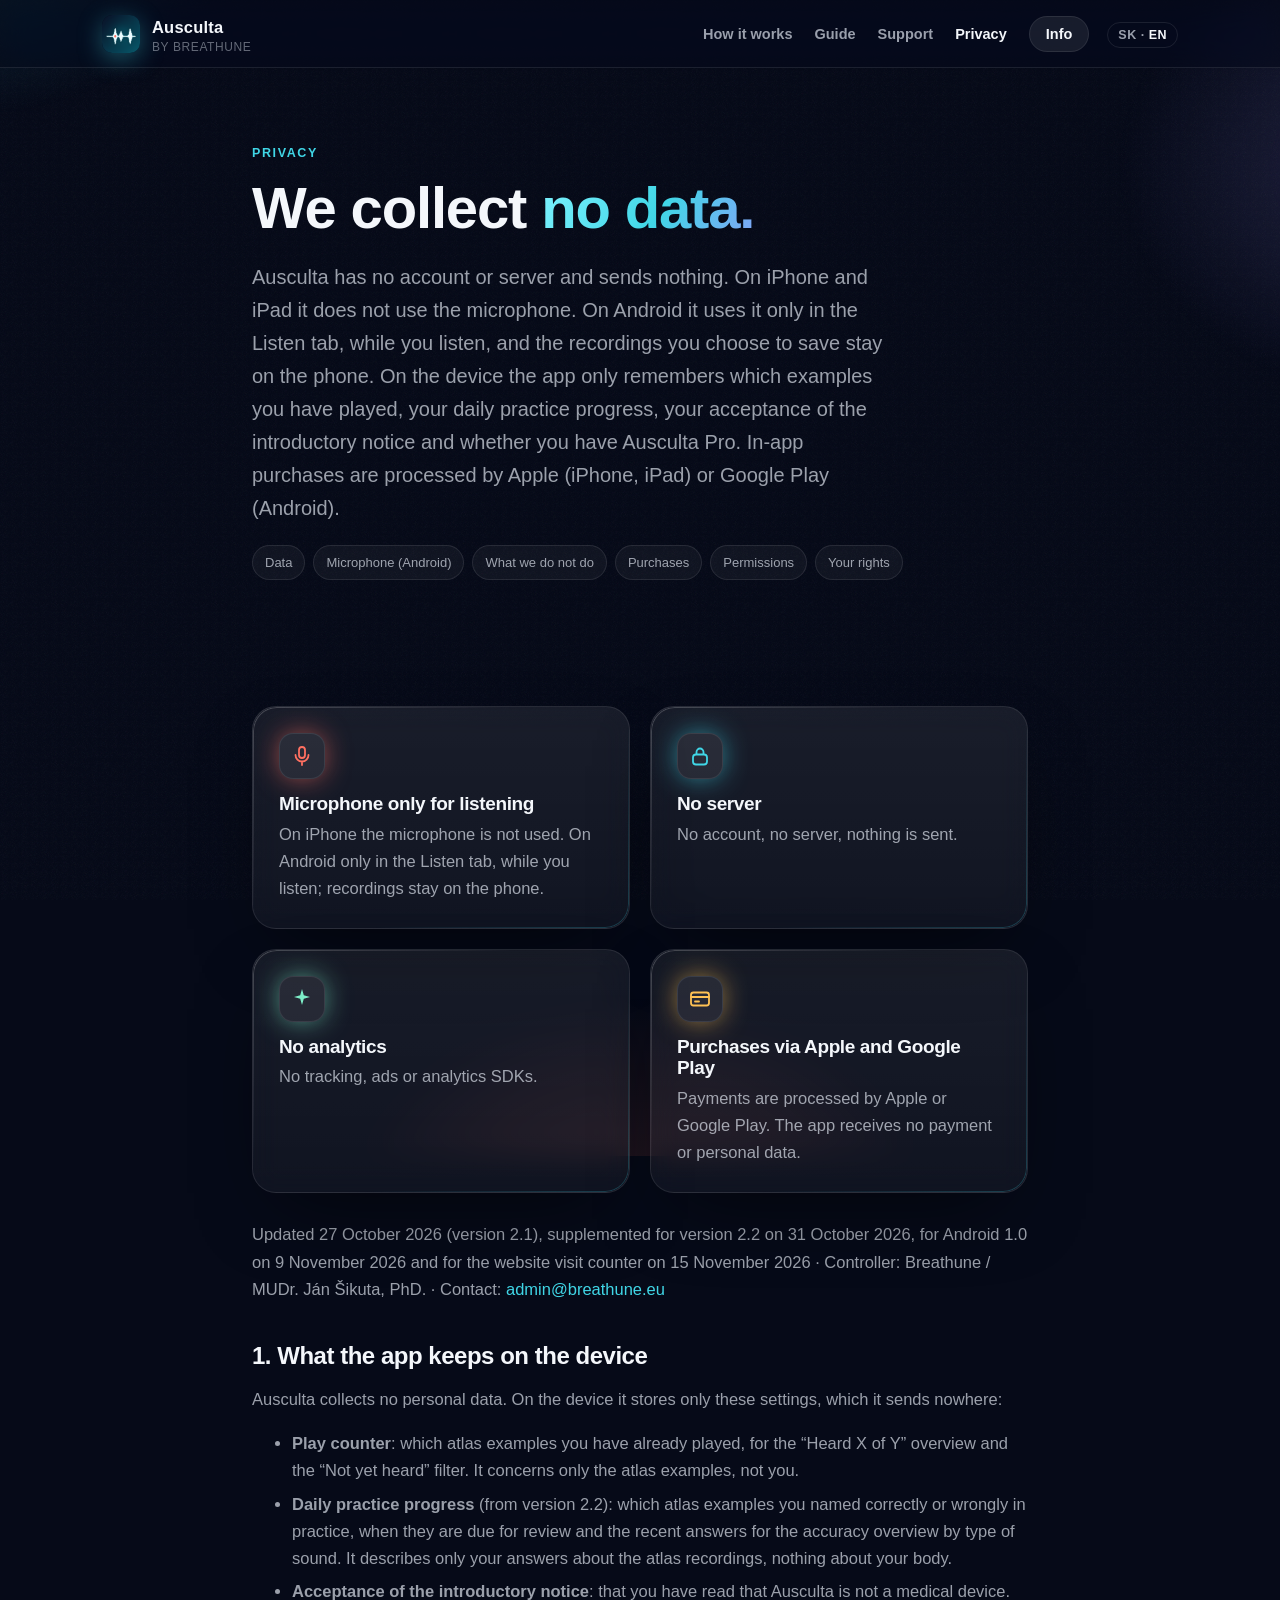
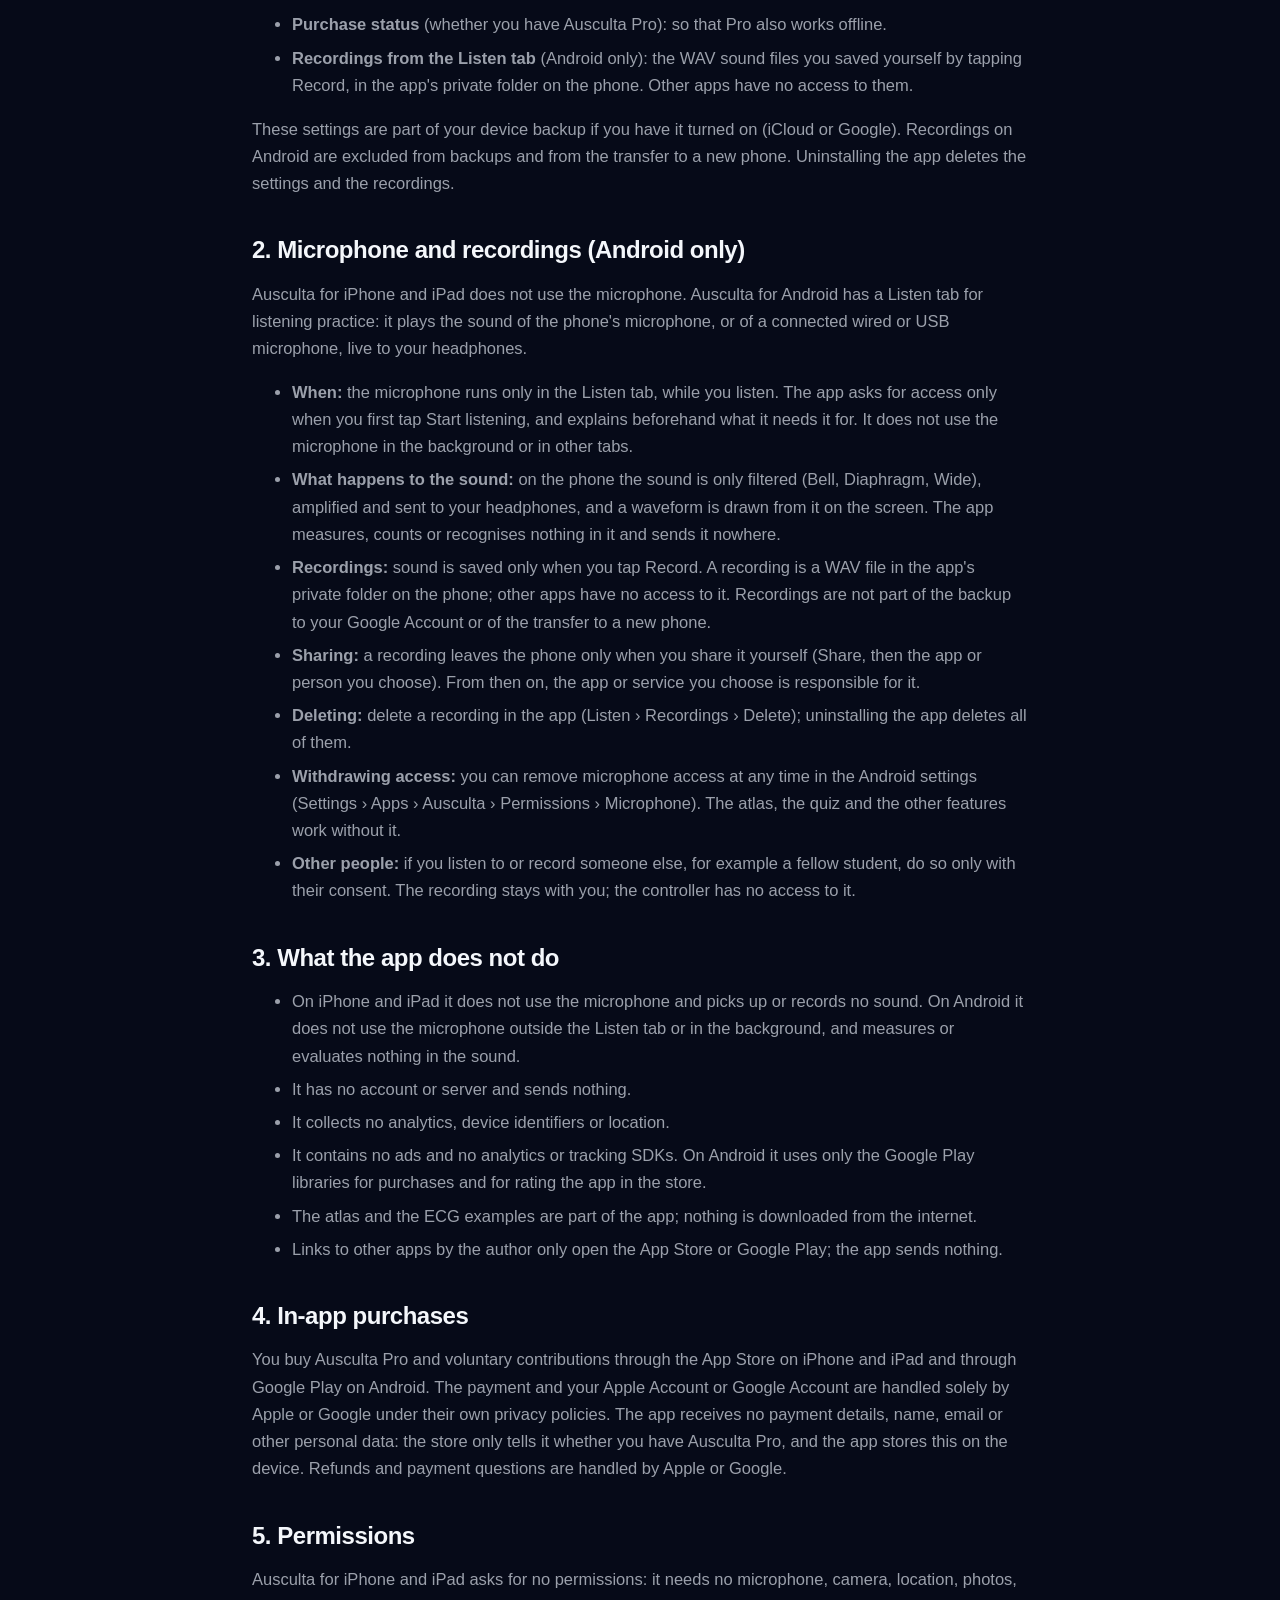
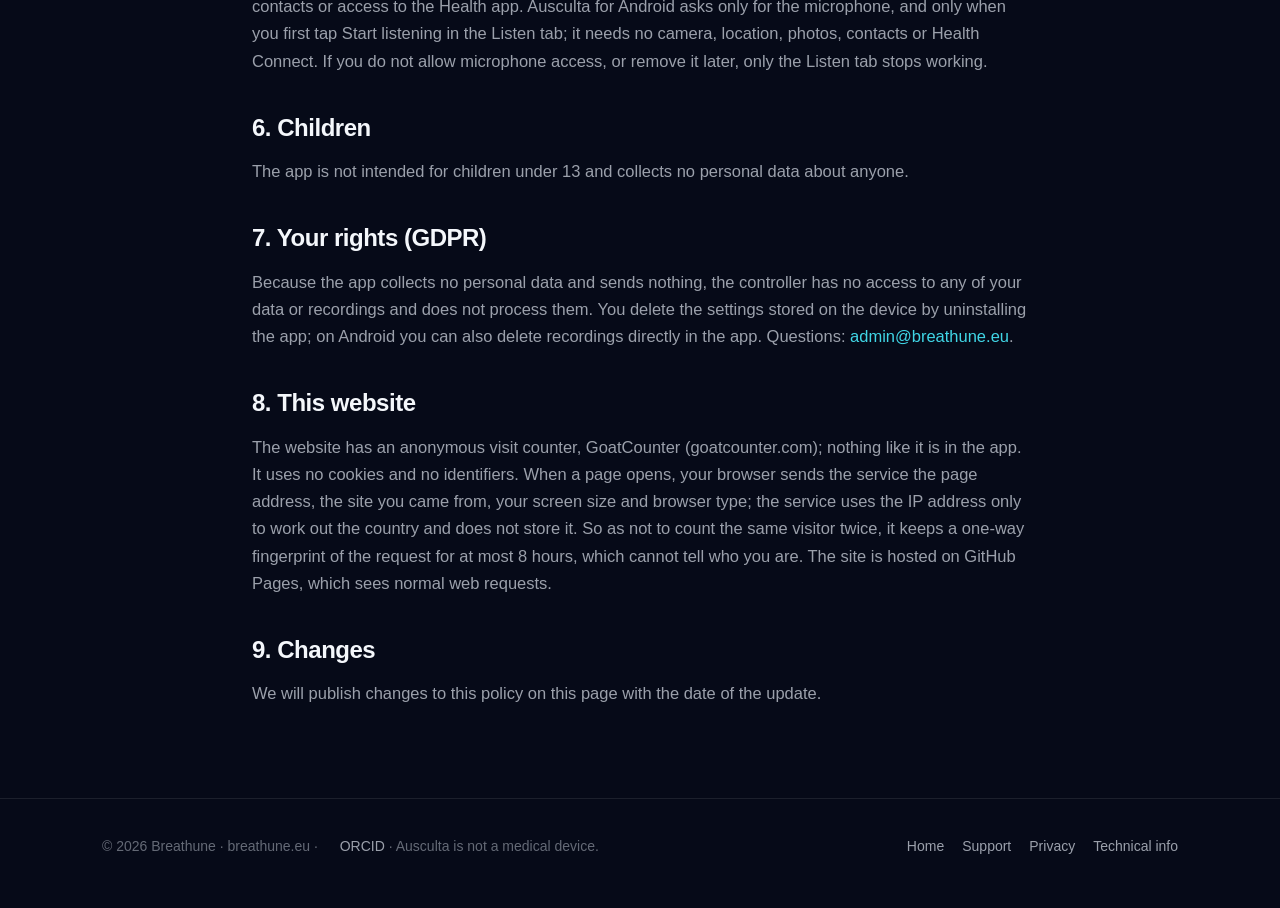
<file: en/privacy.html>
<!doctype html>
<html lang="en">
<head>
<meta charset="utf-8"><meta http-equiv="Content-Security-Policy" content="default-src 'self'; script-src 'self'; style-src 'self' 'unsafe-inline'; img-src 'self' data:; font-src 'self' data:; media-src 'self'; connect-src 'self' https://breathune.goatcounter.com; object-src 'none'; base-uri 'self'; form-action 'none'; upgrade-insecure-requests"><meta name="referrer" content="strict-origin-when-cross-origin">
<meta name="viewport" content="width=device-width,initial-scale=1,viewport-fit=cover">
<link rel="canonical" href="https://dzanino.github.io/ausculta-web/en/privacy.html">
<title>Privacy - Ausculta | Breathune</title>
<meta name="description" content="Privacy policy of the Ausculta app: no account, server or analytics, and no data is collected. On iPhone it does not use the microphone; on Android only for listening practice, and recordings stay on the phone. Purchases are processed by Apple or Google Play.">
<meta name="theme-color" content="#060a18">
<meta property="og:title" content="Privacy - Ausculta | Breathune">
<meta property="og:description" content="Privacy policy of the Ausculta app: no account, server or analytics, and no data is collected. On iPhone it does not use the microphone; on Android only for listening practice, and recordings stay on the phone. Purchases are processed by Apple or Google Play.">
<meta property="og:image" content="https://dzanino.github.io/ausculta-web/assets/icon.png">
<link rel="icon" href="../assets/icon.png">
<link rel="apple-touch-icon" href="../assets/icon.png">
<link rel="stylesheet" href="../assets/style.css">

<link rel="me" href="https://orcid.org/0000-0002-4690-0317">
<link rel="alternate" hreflang="sk" href="https://dzanino.github.io/ausculta-web/privacy.html"><link rel="alternate" hreflang="en" href="https://dzanino.github.io/ausculta-web/en/privacy.html">
</head>
<body>
<header class="nav"><div class="wrap">
<a class="brand" href="index.html"><img src="../assets/icon.png" alt=""><span>Ausculta<small>by Breathune</small></span></a>
<nav><a href="index.html#ako">How it works</a><a href="index.html#navod">Guide</a><a href="support.html">Support</a><a href="privacy.html" class="on">Privacy</a><a href="methodology.html" class="cta">Info</a><a class="lang" href="../privacy.html" hreflang="sk" lang="sk" aria-label="Slovenská verzia">SK · <b>EN</b></a></nav>
</div></header>

<main class="wrap legal">
<section class="pagehead reveal">
  <span class="eyebrow">Privacy</span>
  <h1>We collect <span class="grad">no data.</span></h1>
  <p class="lead">Ausculta has no account or server and sends nothing. On iPhone and iPad it does not use the microphone. On Android it uses it only in the Listen tab, while you listen, and the recordings you choose to save stay on the phone. On the device the app only remembers which examples you have played, your daily practice progress, your acceptance of the introductory notice and whether you have Ausculta Pro. In-app purchases are processed by Apple (iPhone, iPad) or Google Play (Android).</p>
  <div class="toc"><a href="#data">Data</a><a href="#mic">Microphone (Android)</a><a href="#nie">What we do not do</a><a href="#buy">Purchases</a><a href="#perm">Permissions</a><a href="#gdpr">Your rights</a></div>
</section>

<div class="grid reveal">
  <div class="card"><div class="chip coral"><svg viewBox="0 0 24 24" fill="none" stroke="currentColor" stroke-width="1.8" stroke-linecap="round"><rect x="9" y="3" width="6" height="11" rx="3"/><path d="M5.5 11a6.5 6.5 0 0 0 13 0M12 17.5V21"/></svg></div><h3>Microphone only for listening</h3><p>On iPhone the microphone is not used. On Android only in the Listen tab, while you listen; recordings stay on the phone.</p></div>
  <div class="card"><div class="chip teal"><svg viewBox="0 0 24 24" fill="none" stroke="currentColor" stroke-width="1.8"><rect x="5" y="10.5" width="14" height="10" rx="3"/><path d="M8.5 10.5V8a3.5 3.5 0 0 1 7 0v2.5"/></svg></div><h3>No server</h3><p>No account, no server, nothing is sent.</p></div>
  <div class="card"><div class="chip mint"><svg viewBox="0 0 24 24" fill="currentColor"><path d="M12 2l1.8 6.2L20 10l-6.2 1.8L12 18l-1.8-6.2L4 10l6.2-1.8z"/></svg></div><h3>No analytics</h3><p>No tracking, ads or analytics SDKs.</p></div>
  <div class="card"><div class="chip amber"><svg viewBox="0 0 24 24" fill="none" stroke="currentColor" stroke-width="1.8" stroke-linecap="round"><rect x="3" y="5.5" width="18" height="13" rx="2.5"/><path d="M3 10h18M7 14.5h4"/></svg></div><h3>Purchases via Apple and Google Play</h3><p>Payments are processed by Apple or Google Play. The app receives no payment or personal data.</p></div>
</div>

<p class="muted">Updated 27 October 2026 (version 2.1), supplemented for version 2.2 on 31 October 2026, for Android 1.0 on 9 November 2026 and for the website visit counter on 15 November 2026 · Controller: Breathune / MUDr. Ján Šikuta, PhD. · Contact: <a href="mailto:admin@breathune.eu">admin@breathune.eu</a></p>

<h2 id="data">1. What the app keeps on the device</h2>
<p>Ausculta collects no personal data. On the device it stores only these settings, which it sends nowhere:</p>
<ul>
<li><b>Play counter</b>: which atlas examples you have already played, for the “Heard X of Y” overview and the “Not yet heard” filter. It concerns only the atlas examples, not you.</li>
<li><b>Daily practice progress</b> (from version 2.2): which atlas examples you named correctly or wrongly in practice, when they are due for review and the recent answers for the accuracy overview by type of sound. It describes only your answers about the atlas recordings, nothing about your body.</li>
<li><b>Acceptance of the introductory notice</b>: that you have read that Ausculta is not a medical device.</li>
<li><b>Purchase status</b> (whether you have Ausculta Pro): so that Pro also works offline.</li>
<li><b>Recordings from the Listen tab</b> (Android only): the WAV sound files you saved yourself by tapping Record, in the app's private folder on the phone. Other apps have no access to them.</li>
</ul>
<p>These settings are part of your device backup if you have it turned on (iCloud or Google). Recordings on Android are excluded from backups and from the transfer to a new phone. Uninstalling the app deletes the settings and the recordings.</p>

<h2 id="mic">2. Microphone and recordings (Android only)</h2>
<p>Ausculta for iPhone and iPad does not use the microphone. Ausculta for Android has a Listen tab for listening practice: it plays the sound of the phone's microphone, or of a connected wired or USB microphone, live to your headphones.</p>
<ul>
<li><b>When:</b> the microphone runs only in the Listen tab, while you listen. The app asks for access only when you first tap Start listening, and explains beforehand what it needs it for. It does not use the microphone in the background or in other tabs.</li>
<li><b>What happens to the sound:</b> on the phone the sound is only filtered (Bell, Diaphragm, Wide), amplified and sent to your headphones, and a waveform is drawn from it on the screen. The app measures, counts or recognises nothing in it and sends it nowhere.</li>
<li><b>Recordings:</b> sound is saved only when you tap Record. A recording is a WAV file in the app's private folder on the phone; other apps have no access to it. Recordings are not part of the backup to your Google Account or of the transfer to a new phone.</li>
<li><b>Sharing:</b> a recording leaves the phone only when you share it yourself (Share, then the app or person you choose). From then on, the app or service you choose is responsible for it.</li>
<li><b>Deleting:</b> delete a recording in the app (Listen › Recordings › Delete); uninstalling the app deletes all of them.</li>
<li><b>Withdrawing access:</b> you can remove microphone access at any time in the Android settings (Settings › Apps › Ausculta › Permissions › Microphone). The atlas, the quiz and the other features work without it.</li>
<li><b>Other people:</b> if you listen to or record someone else, for example a fellow student, do so only with their consent. The recording stays with you; the controller has no access to it.</li>
</ul>

<h2 id="nie">3. What the app does not do</h2>
<ul><li>On iPhone and iPad it does not use the microphone and picks up or records no sound. On Android it does not use the microphone outside the Listen tab or in the background, and measures or evaluates nothing in the sound.</li><li>It has no account or server and sends nothing.</li><li>It collects no analytics, device identifiers or location.</li><li>It contains no ads and no analytics or tracking SDKs. On Android it uses only the Google Play libraries for purchases and for rating the app in the store.</li><li>The atlas and the ECG examples are part of the app; nothing is downloaded from the internet.</li><li>Links to other apps by the author only open the App Store or Google Play; the app sends nothing.</li></ul>

<h2 id="buy">4. In-app purchases</h2>
<p>You buy Ausculta Pro and voluntary contributions through the App Store on iPhone and iPad and through Google Play on Android. The payment and your Apple Account or Google Account are handled solely by Apple or Google under their own privacy policies. The app receives no payment details, name, email or other personal data: the store only tells it whether you have Ausculta Pro, and the app stores this on the device. Refunds and payment questions are handled by Apple or Google.</p>

<h2 id="perm">5. Permissions</h2>
<p>Ausculta for iPhone and iPad asks for no permissions: it needs no microphone, camera, location, photos, contacts or access to the Health app. Ausculta for Android asks only for the microphone, and only when you first tap Start listening in the Listen tab; it needs no camera, location, photos, contacts or Health Connect. If you do not allow microphone access, or remove it later, only the Listen tab stops working.</p>

<h2>6. Children</h2>
<p>The app is not intended for children under 13 and collects no personal data about anyone.</p>

<h2 id="gdpr">7. Your rights (GDPR)</h2>
<p>Because the app collects no personal data and sends nothing, the controller has no access to any of your data or recordings and does not process them. You delete the settings stored on the device by uninstalling the app; on Android you can also delete recordings directly in the app. Questions: <a href="mailto:admin@breathune.eu">admin@breathune.eu</a>.</p>

<h2 id="web">8. This website</h2>
<p>The website has an anonymous visit counter, GoatCounter (goatcounter.com); nothing like it is in the app. It uses no cookies and no identifiers. When a page opens, your browser sends the service the page address, the site you came from, your screen size and browser type; the service uses the IP address only to work out the country and does not store it. So as not to count the same visitor twice, it keeps a one-way fingerprint of the request for at most 8 hours, which cannot tell who you are. The site is hosted on GitHub Pages, which sees normal web requests.</p>

<h2>9. Changes</h2>
<p>We will publish changes to this policy on this page with the date of the update.</p>

</main>
<footer><div class="wrap">
<span><span data-fz>©</span> 2026 Breathune · breathune.eu · <a href="https://orcid.org/0000-0002-4690-0317" rel="me noopener" target="_blank">ORCID</a> · Ausculta is not a medical device.</span>
<span><a href="index.html">Home</a><a href="support.html">Support</a><a href="privacy.html">Privacy</a><a href="methodology.html">Technical info</a></span>
</div></footer>
<script src="../assets/site.js" defer></script>
</body></html>
</file>
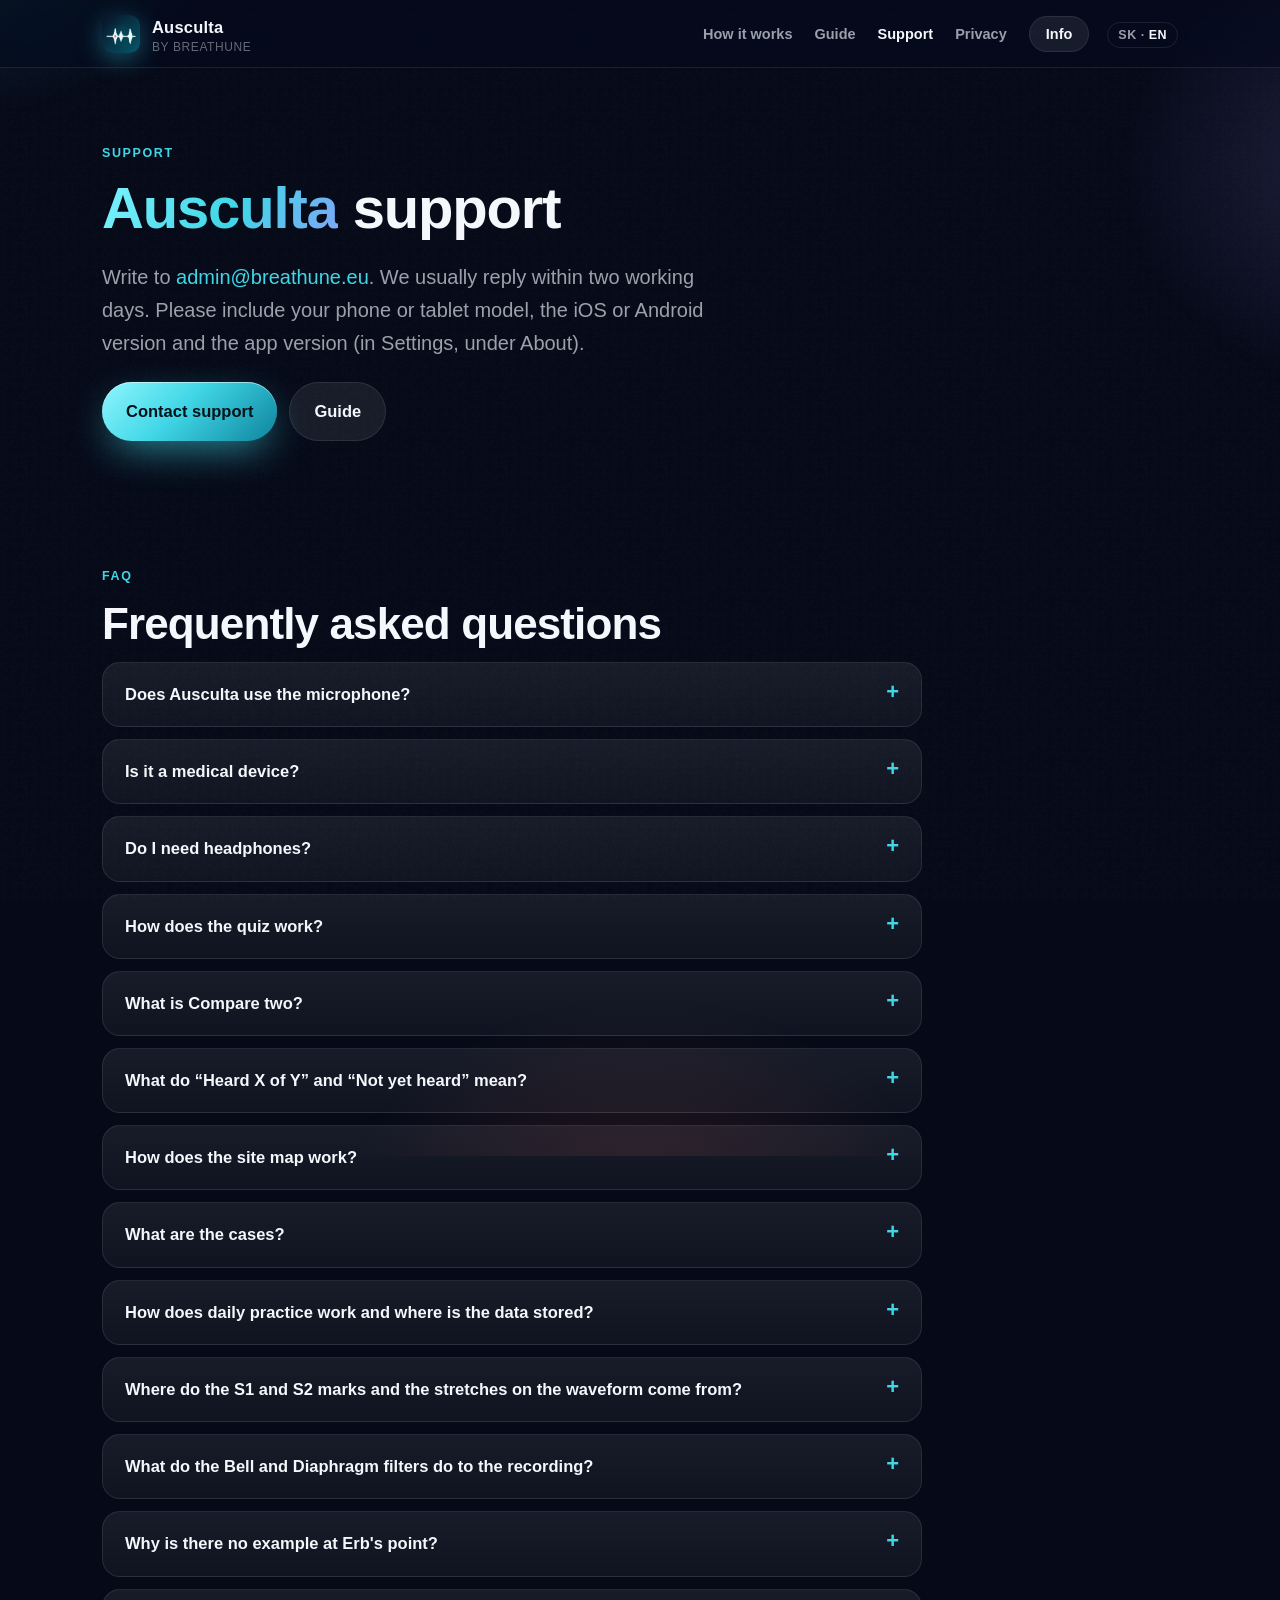
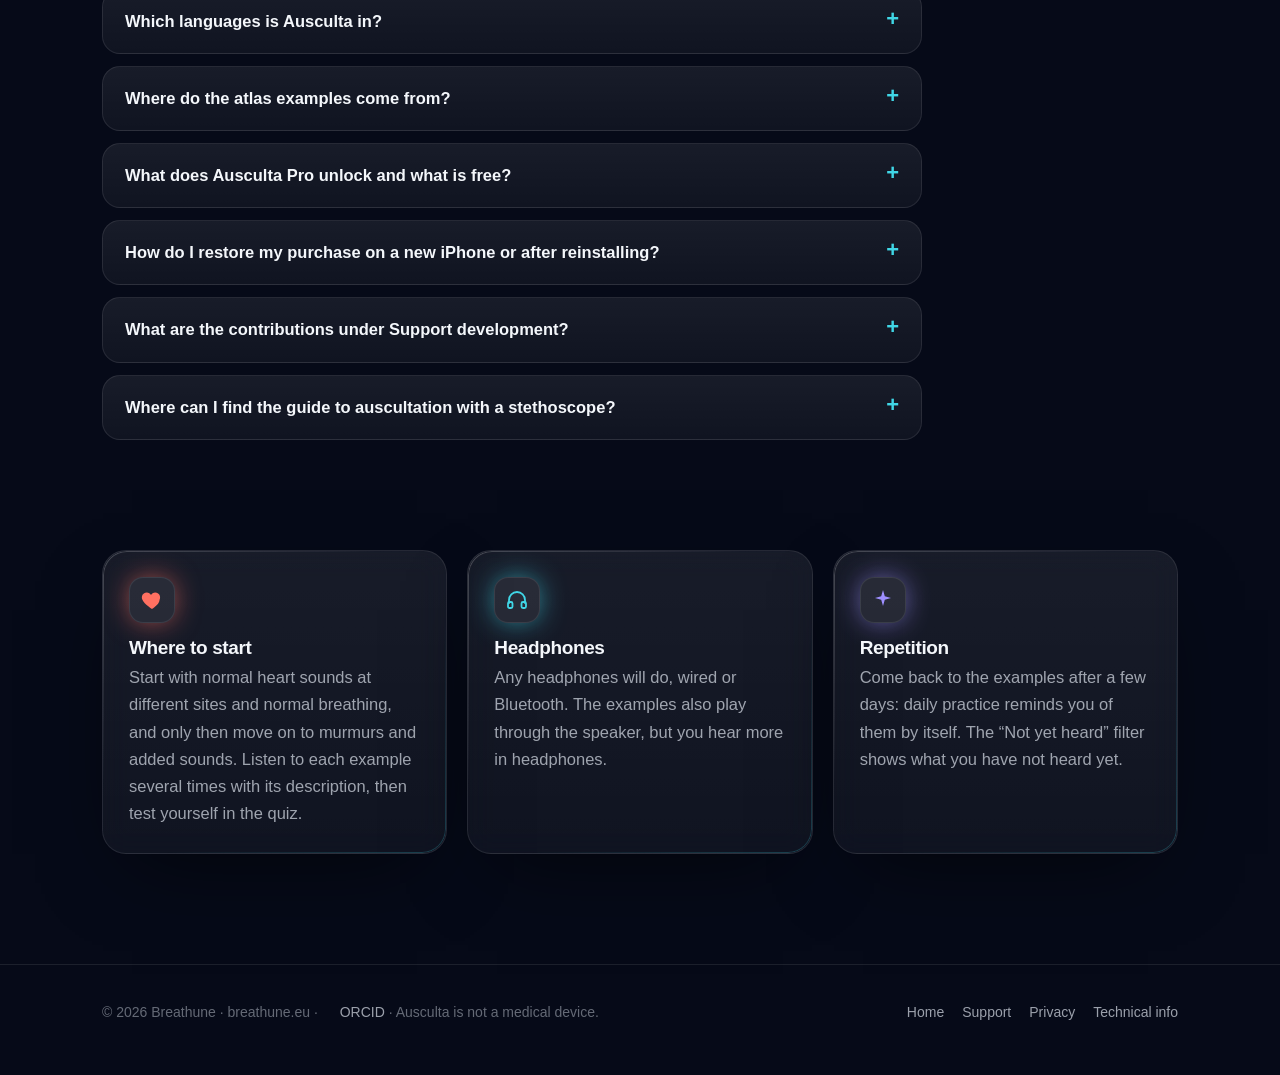
<file: en/support.html>
<!doctype html>
<html lang="en">
<head>
<meta charset="utf-8"><meta http-equiv="Content-Security-Policy" content="default-src 'self'; script-src 'self'; style-src 'self' 'unsafe-inline'; img-src 'self' data:; font-src 'self' data:; media-src 'self'; connect-src 'self' https://breathune.goatcounter.com; object-src 'none'; base-uri 'self'; form-action 'none'; upgrade-insecure-requests"><meta name="referrer" content="strict-origin-when-cross-origin">
<meta name="viewport" content="width=device-width,initial-scale=1,viewport-fit=cover">
<link rel="canonical" href="https://dzanino.github.io/ausculta-web/en/support.html">
<title>Support - Ausculta | Breathune</title>
<meta name="description" content="Ausculta app support: frequently asked questions about the atlas, site map, cases, daily practice, marks on the waveform, filters, quiz, comparison, Ausculta Pro and restoring purchases, the sources of the examples and contact.">
<meta name="theme-color" content="#060a18">
<meta property="og:title" content="Support - Ausculta | Breathune">
<meta property="og:description" content="Ausculta app support: frequently asked questions about the atlas, site map, cases, daily practice, marks on the waveform, filters, quiz, comparison, Ausculta Pro and restoring purchases, the sources of the examples and contact.">
<meta property="og:image" content="https://dzanino.github.io/ausculta-web/assets/icon.png">
<link rel="icon" href="../assets/icon.png">
<link rel="apple-touch-icon" href="../assets/icon.png">
<link rel="stylesheet" href="../assets/style.css">

<link rel="me" href="https://orcid.org/0000-0002-4690-0317">
<link rel="alternate" hreflang="sk" href="https://dzanino.github.io/ausculta-web/support.html"><link rel="alternate" hreflang="en" href="https://dzanino.github.io/ausculta-web/en/support.html">
</head>
<body>
<header class="nav"><div class="wrap">
<a class="brand" href="index.html"><img src="../assets/icon.png" alt=""><span>Ausculta<small>by Breathune</small></span></a>
<nav><a href="index.html#ako">How it works</a><a href="index.html#navod">Guide</a><a href="support.html" class="on">Support</a><a href="privacy.html">Privacy</a><a href="methodology.html" class="cta">Info</a><a class="lang" href="../support.html" hreflang="sk" lang="sk" aria-label="Slovenská verzia">SK · <b>EN</b></a></nav>
</div></header>

<main class="wrap">
<section class="pagehead reveal" style="max-width:820px">
  <span class="eyebrow">Support</span>
  <h1><span class="grad">Ausculta</span> support</h1>
  <p class="lead">Write to <a href="mailto:admin@breathune.eu">admin@breathune.eu</a>. We usually reply within two working days. Please include your phone or tablet model, the iOS or Android version and the app version (in Settings, under About).</p>
  <div class="actions" style="display:flex;gap:12px;flex-wrap:wrap;margin-top:22px">
    <a class="btn" href="mailto:admin@breathune.eu?subject=Ausculta%20-%20support">Contact support</a>
    <a class="btn ghost" href="index.html#navod">Guide</a>
  </div>
</section>

<section class="reveal" style="max-width:820px">
  <span class="eyebrow">FAQ</span>
  <h2>Frequently asked questions</h2>
<details><summary>Does Ausculta use the microphone?</summary><p>Not on iPhone and iPad: there it is an atlas of recorded examples and does not ask for microphone access. Ausculta for Android also has a Listen tab for listening practice: the sound of the phone's microphone, or of a wired or USB microphone, plays live to your headphones and can be saved on the phone if you wish. Nothing is measured or evaluated, and recordings leave the phone only if you share them yourself. Details are in the <a href="privacy.html#mic">privacy policy</a>.</p></details>
<details><summary>Is it a medical device?</summary><p>No. Ausculta is an educational atlas for learning auscultation. It examines no one, measures nothing, does not diagnose and does not replace an examination by a doctor. Always consult a doctor about health concerns.</p></details>
<details><summary>Do I need headphones?</summary><p>No, the examples also play through the speaker. Heart, lung and bowel sounds are quiet, though, and contain many low tones that a small speaker plays weakly. In headphones (any will do, wired or Bluetooth) you hear more detail. If you cannot hear an example, turn up the volume; some sounds, such as a third heart sound or fine crackles, are quiet in the original recording too.</p></details>
<details><summary>How does the quiz work?</summary><p>The quiz plays an atlas example and you pick the type of sound from up to four names, for example normal heart sounds, a systolic murmur or wheezes. You see right away whether your answer was correct, along with the textbook description, and at the end of the round the number of correct answers. Only your answers are scored. Without Ausculta Pro the quiz uses the free examples, with Pro all of them.</p></details>
<details><summary>What is Compare two?</summary><p>Two atlas examples side by side (A and B), each with its description. Play one, then the other, and notice the difference. It suits sounds that are easy to confuse, such as fine and coarse crackles, or wheezes and rhonchi.</p></details>
<details><summary>What do “Heard X of Y” and “Not yet heard” mean?</summary><p>The app remembers on the device which examples you have already played. “Heard X of Y” shows how many examples in a section you have heard, and the “Not yet heard” filter shows only the rest. This stays on your device.</p></details>
<details><summary>How does the site map work?</summary><p>Under Atlas › Practice › Site map there is a drawn chest, front and back, and abdomen. Tap a site (A aortic, P pulmonic, E Erb's point, T tricuspid, M apex; lung apex, side of the chest and lung base, back, trachea; next to the navel) and the examples that, according to the source database, were recorded there open, together with the playback tools. Examples whose source does not state a site are not on the map; the app never guesses a site. The map is a textbook aid for linking a sound with its listening site; it examines no one.</p></details>
<details><summary>What are the cases?</summary><p>Six short textbook situations built only from atlas examples, for example a fellow student with four heart sites, a child with noisy breathing or the abdomen before and after a meal. A case leads you across the marked sites on the map: at each one you listen to an example and choose the type of sound as in the quiz; at the end you see what you got right. They are not real patients and only your answers are scored. Without Ausculta Pro you walk through the stations with free examples; locked ones are skipped.</p></details>
<details><summary>How does daily practice work and where is the data stored?</summary><p>Daily practice is spaced repetition over the atlas examples. Each day it prepares at most 20 examples: first the ones due for review, then new ones. An example plays and you choose the type of sound. A correct answer moves the sound to a later review (after 1, 3, 7 and then 14 days), a wrong one sends it back to the start, so it comes back in the very next session. The overview shows your accuracy by type of sound over the last 30 days. Your progress (which examples you named correctly and when they are due for review) is stored only on your phone, nothing is sent; it is deleted when you uninstall the app. More in the <a href="methodology.html">technical info</a>.</p></details>
<details><summary>Where do the S1 and S2 marks and the stretches on the waveform come from?</summary><p>From the annotations of the source databases. In the 8 heart examples from the CirCor DigiScope database (PhysioNet) the S1 and S2 marks are transferred from its segmentation of the cardiac cycle; in the 8 lung examples from SPRSound and HF_Lung_V1 the coloured stretches of wheezes, crackles, rhonchi, stridor, inhalation and exhalation are transferred from their time annotations. Ausculta detects and computes nothing in the recording; examples from databases that provide no such annotations (for example EPHNOGRAM, KAUH, the HLS-CMDS manikin or the abdomen) have no marks. A missing mark therefore means nothing, only that the source has no annotation for the example.</p></details>
<details><summary>What do the Bell and Diaphragm filters do to the recording?</summary><p>They are band-passes on the example as it plays: Bell passes 20 to 220 Hz and brings out low sounds (such as the third and fourth heart sounds), Diaphragm 100 to 1200 Hz and brings out higher ones (murmurs, breathing), Wide passes 20 to 2500 Hz, that is almost the whole recording. The names recall the two sides of a stethoscope chest piece, but this is not a model of any particular instrument. The filter can be switched at any time; the recording stays the same. Next to the filters are the speeds 1×, 0.75× and 0.5× (slower playback at the same pitch) and the loop: drag on the waveform to select a stretch that repeats, tap to clear it. The tools are in the Atlas under the section picker, in Compare two and on the site map.</p></details>
<details><summary>Why is there no example at Erb's point?</summary><p>Because none of the source databases provides a recording from this site. Only examples with a site the source explicitly states go on the map, and the app does not guess a site. Erb's point (3rd intercostal space, left sternal border) is marked on the map so that you remember it as a place where both S1 and S2 are heard well; an example will be added if a suitable open recording is found.</p></details>
<details><summary>Which languages is Ausculta in?</summary><p>Slovak, English, Czech and German. The app follows the language of your iPhone; a different language just for Ausculta can be set in the iPhone Settings under the Ausculta app (Language).</p></details>
<details><summary>Where do the atlas examples come from?</summary><p>They are short excerpts from open research databases: CirCor DigiScope and EPHNOGRAM (PhysioNet, ODC-By 1.0 licence), KAUH (Mendeley Data, CC BY 4.0), SPRSound (CC BY 4.0), HF_Lung_V1 (CC BY 4.0), HLS-CMDS (recordings from a clinical teaching manikin, CC BY 4.0), JUST Heart Sound Regurgitation (Mendeley Data, CC BY 4.0), SMART-Ped (Zenodo, CC BY 4.0), and bowel sounds from Bowel sounds signal (Mansour, figshare, CC BY 4.0) and Bowel Sounds Audio Files (Rulli et al., figshare, CC BY 4.0); one after-meal example comes from the freesound.org sound library (contact microphone, CC BY 4.0). In the app every example shows its source and licence; the full citations are under About, authorship &amp; references › Atlas: sources and licences. The excerpts were shortened, processed and evened out in loudness for Ausculta. The database authors are not connected with the app and do not endorse it. More in the <a href="methodology.html">technical info</a>.</p></details>
<details><summary>What does Ausculta Pro unlock and what is free?</summary><p>Free: 12 of the 42 atlas sounds, the site map, cases, quiz, daily practice and Compare two with the free examples, the playback tools, all 4 ECG examples with heart sound and the whole guide. Ausculta Pro is a one-time in-app purchase (the App Store shows the price in your local currency), not a subscription. It unlocks the other 30 atlas sounds, which then also appear on the map, in the quiz, in the cases, in daily practice and in Compare two. Pro examples are marked in the atlas; tapping a locked example opens the Pro offer, which is also in Settings.</p></details>
<details><summary>How do I restore my purchase on a new iPhone or after reinstalling?</summary><p>Open Settings in the app and tap Restore purchases. Pro is restored with no further payment on every device signed in to the same Apple Account. Contributions are not restored because they unlock nothing.</p></details>
<details><summary>What are the contributions under Support development?</summary><p>Three voluntary one-time contributions to the development and maintenance of Ausculta. They unlock nothing and are not subscriptions: the app works the same with or without them. Thank you to everyone who contributes.</p></details>
<details><summary>Where can I find the guide to auscultation with a stethoscope?</summary><p>In the app, in the Guide tab: bell and diaphragm, auscultation sites of the heart and lungs, the four abdominal quadrants and how long to listen. A short version is in the <a href="index.html#navod">guide on this website</a>.</p></details>
</section>

<section class="reveal">
  <div class="grid">
    <div class="card lift"><div class="chip coral"><svg viewBox="0 0 24 24" fill="currentColor"><path d="M12 21s-7.5-4.6-9.6-9.2C.8 8.3 3 4.5 6.7 4.5c2 0 3.5 1.1 4.3 2.5.8-1.4 2.3-2.5 4.3-2.5 3.7 0 5.9 3.8 4.3 7.3C19.5 16.4 12 21 12 21z"/></svg></div><h3>Where to start</h3><p>Start with normal heart sounds at different sites and normal breathing, and only then move on to murmurs and added sounds. Listen to each example several times with its description, then test yourself in the quiz.</p></div>
    <div class="card lift"><div class="chip teal"><svg viewBox="0 0 24 24" fill="none" stroke="currentColor" stroke-width="1.8" stroke-linecap="round" stroke-linejoin="round"><path d="M4 15v-3a8 8 0 0 1 16 0v3"/><rect x="3" y="14" width="4.5" height="6" rx="1.5"/><rect x="16.5" y="14" width="4.5" height="6" rx="1.5"/></svg></div><h3>Headphones</h3><p>Any headphones will do, wired or Bluetooth. The examples also play through the speaker, but you hear more in headphones.</p></div>
    <div class="card lift"><div class="chip violet"><svg viewBox="0 0 24 24" fill="currentColor"><path d="M12 2l1.8 6.2L20 10l-6.2 1.8L12 18l-1.8-6.2L4 10l6.2-1.8z"/></svg></div><h3>Repetition</h3><p>Come back to the examples after a few days: daily practice reminds you of them by itself. The “Not yet heard” filter shows what you have not heard yet.</p></div>
  </div>
</section>
</main>
<footer><div class="wrap">
<span><span data-fz>©</span> 2026 Breathune · breathune.eu · <a href="https://orcid.org/0000-0002-4690-0317" rel="me noopener" target="_blank">ORCID</a> · Ausculta is not a medical device.</span>
<span><a href="index.html">Home</a><a href="support.html">Support</a><a href="privacy.html">Privacy</a><a href="methodology.html">Technical info</a></span>
</div></footer>
<script src="../assets/site.js" defer></script>
</body></html>
</file>
<file: assets/style.css>
/* Ausculta · breathune.eu — shared stylesheet (index, privacy, support, methodology) */
:root{
  --bg:#060a18; --bg2:#0b1226; --ink:#f4f7fb; --muted:rgba(232,238,248,.66); --faint:rgba(232,238,248,.42);
  --stroke:rgba(255,255,255,.09); --glass:rgba(255,255,255,.045); --glass2:rgba(255,255,255,.075);
  --teal:#40d6e6; --teal-d:#0d849e; --coral:#ff7061; --coral-d:#c7333d; --mint:#7dedc7; --amber:#ffc254; --violet:#9e8fff;
  --radius:24px; --shadow:0 30px 80px -30px rgba(0,0,0,.65);
  --grad:linear-gradient(120deg,#7ff3ff 0%,#40d6e6 30%,#9e8fff 65%,#ff7061 100%);
}
*{box-sizing:border-box}
html{scroll-behavior:smooth;-webkit-text-size-adjust:100%}
body{margin:0;background:var(--bg);color:var(--ink);font:16.5px/1.65 "Inter",-apple-system,BlinkMacSystemFont,"SF Pro Text","Segoe UI",Roboto,sans-serif;overflow-x:hidden;-webkit-font-smoothing:antialiased}
body::before{content:"";position:fixed;inset:-20vmax;z-index:-2;pointer-events:none;
  background:radial-gradient(40vmax 34vmax at 12% 8%,rgba(64,214,230,.22),transparent 60%),
             radial-gradient(36vmax 30vmax at 92% 30%,rgba(158,143,255,.18),transparent 60%),
             radial-gradient(40vmax 30vmax at 50% 105%,rgba(255,112,97,.14),transparent 60%);
  animation:drift 28s ease-in-out infinite alternate}
body::after{content:"";position:fixed;inset:0;z-index:-1;pointer-events:none;opacity:.06;
  background-image:url("data:image/svg+xml,%3Csvg xmlns='http://www.w3.org/2000/svg' width='160' height='160'%3E%3Cfilter id='n'%3E%3CfeTurbulence baseFrequency='.9' numOctaves='2'/%3E%3C/filter%3E%3Crect width='100%25' height='100%25' filter='url(%23n)'/%3E%3C/svg%3E")}
@keyframes drift{to{transform:translate3d(3vmax,-2vmax,0) rotate(6deg)}}
a{color:var(--teal);text-decoration:none}a:hover{text-decoration:underline}
img{max-width:100%;height:auto;display:block}
.wrap{max-width:1120px;margin:0 auto;padding:0 22px}

/* ---------- nav ---------- */
header.nav{position:sticky;top:0;z-index:20;backdrop-filter:saturate(160%) blur(18px);-webkit-backdrop-filter:saturate(160%) blur(18px);background:rgba(6,10,24,.55);border-bottom:1px solid var(--stroke)}
header.nav .wrap,header:not(.nav){display:flex;align-items:center;justify-content:space-between;padding-top:14px;padding-bottom:14px}
.brand{display:flex;align-items:center;gap:12px;font-weight:750;letter-spacing:.2px;color:var(--ink)}
.brand:hover{text-decoration:none}
.brand img{width:38px;height:38px;border-radius:10px;box-shadow:0 6px 24px rgba(64,214,230,.35)}
.brand small{display:block;font-weight:500;color:var(--faint);font-size:12px;letter-spacing:.6px;text-transform:uppercase;line-height:1}
nav a{margin-left:22px;color:var(--muted);font-weight:600;font-size:14.5px}
nav a:hover,nav a.on{color:var(--ink);text-decoration:none}
nav a.cta{padding:9px 16px;border-radius:999px;background:var(--glass2);border:1px solid var(--stroke);color:var(--ink)}

/* ---------- type ---------- */
h1,h2,h3{letter-spacing:-.02em;line-height:1.12;margin:0}
h1{font-size:clamp(40px,6.4vw,76px);font-weight:800}
h2{font-size:clamp(28px,3.6vw,44px);font-weight:780;margin:0 0 14px}
h2 small,.eyebrow{display:inline-block;font-size:12.5px;font-weight:700;letter-spacing:1.6px;text-transform:uppercase;color:var(--teal);margin-bottom:12px}
h3{font-size:19px;font-weight:700;margin:14px 0 6px}
.grad{background:var(--grad);-webkit-background-clip:text;background-clip:text;color:transparent;background-size:200% auto;animation:shine 8s linear infinite}
@keyframes shine{to{background-position:200% center}}
p.lead,.lead{font-size:clamp(17px,1.6vw,20px);color:var(--muted);max-width:640px}
.muted{color:var(--muted)}

/* ---------- buttons & pills ---------- */
.btn{display:inline-flex;align-items:center;gap:10px;padding:15px 24px;border-radius:999px;font-weight:700;color:#04121a;background:linear-gradient(135deg,#8ff6ff,var(--teal) 45%,var(--teal-d));box-shadow:0 14px 40px -10px rgba(64,214,230,.7),inset 0 1px 0 rgba(255,255,255,.5);transition:transform .2s,box-shadow .2s}
.btn:hover{text-decoration:none;transform:translateY(-2px);box-shadow:0 20px 50px -12px rgba(64,214,230,.85)}
.btn.ghost{color:var(--ink);background:var(--glass2);border:1px solid var(--stroke);box-shadow:none}
.btn.coral{color:#fff;background:linear-gradient(135deg,#ff9a8d,var(--coral) 45%,var(--coral-d));box-shadow:0 14px 40px -10px rgba(255,112,97,.7)}
.pill{display:inline-flex;align-items:center;gap:7px;padding:7px 13px;border-radius:999px;background:var(--glass);border:1px solid var(--stroke);font-size:13px;font-weight:650;color:var(--muted)}
.pill i{width:8px;height:8px;border-radius:50%;display:inline-block}
.pill.coral{color:var(--coral)}.pill.mint{color:var(--mint)}.pill.violet{color:var(--violet)}.pill.teal{color:var(--teal)}

/* ---------- glass cards ---------- */
.card{position:relative;background:linear-gradient(180deg,var(--glass2),var(--glass));border:1px solid var(--stroke);border-radius:var(--radius);padding:26px;box-shadow:var(--shadow);backdrop-filter:blur(14px);-webkit-backdrop-filter:blur(14px);overflow:hidden}
.card::before{content:"";position:absolute;inset:0;border-radius:inherit;padding:1px;background:linear-gradient(140deg,rgba(255,255,255,.22),transparent 40%,transparent 60%,rgba(64,214,230,.25));-webkit-mask:linear-gradient(#000 0 0) content-box,linear-gradient(#000 0 0);-webkit-mask-composite:xor;mask-composite:exclude;pointer-events:none}
.card p{margin:0;color:var(--muted)}
.card h3:first-child{margin-top:0}
.card img{border-radius:16px}
.grid{display:grid;grid-template-columns:repeat(auto-fit,minmax(260px,1fr));gap:20px;margin:28px 0}
.grid.two{grid-template-columns:repeat(auto-fit,minmax(340px,1fr))}
.lift{transition:transform .35s cubic-bezier(.2,.8,.2,1),border-color .35s}
.lift:hover{transform:translateY(-6px);border-color:rgba(64,214,230,.35)}
.notice{border-color:rgba(255,194,84,.35)!important;background:linear-gradient(180deg,rgba(255,194,84,.10),rgba(255,194,84,.04))!important}
.notice b{color:var(--amber)}

/* ---------- icon chip ---------- */
.chip{width:46px;height:46px;border-radius:14px;display:grid;place-items:center;font-size:22px;background:var(--glass2);border:1px solid var(--stroke);box-shadow:0 0 30px -6px currentColor}
.chip.teal{color:var(--teal)}.chip.coral{color:var(--coral)}.chip.mint{color:var(--mint)}.chip.violet{color:var(--violet)}.chip.amber{color:var(--amber)}
.chip svg{width:24px;height:24px}

/* ---------- hero ---------- */
.hero{display:grid;grid-template-columns:1.08fr .92fr;gap:48px;align-items:center;padding:80px 0 40px}
.hero h1{margin:10px 0 18px}
.hero .actions{display:flex;gap:12px;flex-wrap:wrap;margin:28px 0 22px}
.badges{display:flex;gap:10px;flex-wrap:wrap}
.phone{position:relative;justify-self:center;width:min(330px,80vw);aspect-ratio:9/19.3;border-radius:52px;padding:12px;background:linear-gradient(160deg,#2a3550,#0d1324 40%,#1b2540);box-shadow:0 60px 120px -40px rgba(64,214,230,.45),0 0 0 1px rgba(255,255,255,.08),inset 0 0 0 2px rgba(255,255,255,.05);animation:float 7s ease-in-out infinite}
@keyframes float{50%{transform:translateY(-12px) rotate(-.6deg)}}
.phone .screen{position:relative;height:100%;border-radius:42px;overflow:hidden;background:radial-gradient(120% 60% at 30% 0%,rgba(255,112,97,.28),transparent 60%),radial-gradient(100% 60% at 100% 100%,rgba(158,143,255,.25),transparent 60%),#070c1c;padding:52px 18px 18px}
.phone .island{position:absolute;top:12px;left:50%;transform:translateX(-50%);width:34%;height:26px;border-radius:20px;background:#000}
.phone .title{font-weight:800;font-size:26px;margin-bottom:12px}
.mini{background:rgba(255,255,255,.06);border:1px solid rgba(255,255,255,.08);border-radius:18px;padding:12px;margin-bottom:10px}
.mini .lbl{font-size:10px;letter-spacing:1px;text-transform:uppercase;color:var(--faint);font-weight:700}
.mini .val{font-size:30px;font-weight:800;line-height:1.1;font-variant-numeric:tabular-nums}
.mini .val small{font-size:12px;color:var(--faint);font-weight:600;margin-left:3px}
.row2{display:grid;grid-template-columns:1fr 1fr;gap:10px}
.ecg{height:96px;position:relative;overflow:hidden}
.ecg svg{position:absolute;inset:0;width:200%;height:100%;animation:scroll 3.2s linear infinite}
@keyframes scroll{to{transform:translateX(-50%)}}
.beat{display:inline-block;animation:beat 1.05s ease-in-out infinite;color:var(--coral)}
@keyframes beat{0%,100%{transform:scale(1)}12%{transform:scale(1.22)}24%{transform:scale(1)}36%{transform:scale(1.12)}}
.orbs{position:absolute;inset:-40px;z-index:-1;filter:blur(40px);opacity:.7;background:radial-gradient(40% 30% at 30% 20%,rgba(64,214,230,.5),transparent),radial-gradient(40% 40% at 80% 80%,rgba(255,112,97,.35),transparent)}

/* ---------- story ---------- */
.story{display:grid;grid-template-columns:.9fr 1.1fr;gap:36px;align-items:center}
.story .quote{font-size:clamp(20px,2.2vw,26px);line-height:1.45;font-weight:600;letter-spacing:-.01em}
.story .quote em{font-style:normal;background:var(--grad);-webkit-background-clip:text;background-clip:text;color:transparent}
.story .quote .or{display:block;margin:14px 0;font-size:.9em;color:var(--coral)}

/* ---------- steps ---------- */
.steps{counter-reset:s}
.steps .card{padding-top:64px}
.steps .card::after{counter-increment:s;content:counter(s,decimal-leading-zero);position:absolute;top:20px;left:24px;font-weight:800;font-size:14px;letter-spacing:1px;color:var(--teal);background:rgba(64,214,230,.1);border:1px solid rgba(64,214,230,.3);padding:4px 10px;border-radius:999px}

/* ---------- stats band ---------- */
.band{display:grid;grid-template-columns:repeat(4,1fr);gap:1px;background:var(--stroke);border:1px solid var(--stroke);border-radius:var(--radius);overflow:hidden;margin:46px 0}
.band div{background:rgba(8,13,30,.85);padding:24px;text-align:center}
.band b{display:block;font-size:30px;font-weight:800;letter-spacing:-.02em}
.band span{color:var(--faint);font-size:13.5px}

/* ---------- FAQ ---------- */
details{background:linear-gradient(180deg,var(--glass2),var(--glass));border:1px solid var(--stroke);border-radius:18px;padding:0 22px;margin:12px 0;transition:border-color .3s}
details[open]{border-color:rgba(64,214,230,.35)}
summary{cursor:pointer;list-style:none;padding:18px 0;font-weight:700;display:flex;justify-content:space-between;gap:16px}
summary::-webkit-details-marker{display:none}
summary::after{content:"+";color:var(--teal);font-size:22px;line-height:1;transition:transform .3s}
details[open] summary::after{transform:rotate(45deg)}
details p,details ul{margin:0 0 18px;color:var(--muted)}

/* ---------- tables & legal ---------- */
table{width:100%;border-collapse:collapse;font-size:15px}
th,td{text-align:left;padding:13px 14px;border-bottom:1px solid var(--stroke);vertical-align:top}
th{color:var(--faint);font-weight:700;text-transform:uppercase;font-size:12px;letter-spacing:.9px}
tr:last-child td{border-bottom:none}
.tablecard{padding:6px 10px}
.legal{max-width:820px}
.legal h2{font-size:24px;margin:40px 0 10px}
.legal p,.legal li{color:var(--muted)}
.legal li{margin:6px 0}
.toc{display:flex;flex-wrap:wrap;gap:8px;margin:18px 0 6px}
.toc a{font-size:13px;padding:6px 12px;border-radius:999px;background:var(--glass);border:1px solid var(--stroke);color:var(--muted)}
.toc a:hover{color:var(--ink);text-decoration:none}
.pagehead{padding:70px 0 10px}
.pagehead h1{font-size:clamp(36px,5vw,58px)}

/* ---------- footer ---------- */
footer{margin:90px 0 0;padding:36px 0 50px;border-top:1px solid var(--stroke);color:var(--faint);font-size:14px}
footer .wrap{display:flex;justify-content:space-between;flex-wrap:wrap;gap:16px}
footer a{color:var(--muted);margin-left:18px}
footer > span, footer > span a{margin-left:0}

/* ---------- reveal ---------- */
.reveal{opacity:0;transform:translateY(24px);transition:opacity .9s cubic-bezier(.2,.8,.2,1),transform .9s cubic-bezier(.2,.8,.2,1)}
.reveal.in{opacity:1;transform:none}
@media (prefers-reduced-motion:reduce){*,*::before,*::after{animation:none!important;transition:none!important}.reveal{opacity:1;transform:none}}

/* ---------- responsive ---------- */
@media (max-width:900px){
  .hero,.story{grid-template-columns:1fr}.hero{padding-top:44px}.phone{order:-1;margin-bottom:10px}
  .band{grid-template-columns:repeat(2,1fr)}nav a:not(.cta){display:none}
}
@media print{body{background:#fff;color:#111}body::before,body::after{display:none}.card{background:#fff;box-shadow:none;border-color:#ddd}.card p,.muted,.lead{color:#333}a{color:#0b6b7a}header.nav{position:static;background:#fff}}
main > section{margin:110px 0}
main > section.hero,main > section.pagehead{margin-top:0}
main > section.story{margin-top:70px}
@media (max-width:900px){main > section{margin:72px 0}}
@media (max-width:900px){.phone{width:min(250px,66vw)}.phone .title{font-size:21px}.mini .val{font-size:24px}}

/* ---------- language switch ---------- */
nav a.lang{margin-left:18px;padding:5px 10px;border-radius:999px;border:1px solid var(--stroke);font-size:12.5px;letter-spacing:.04em;color:var(--muted)}
nav a.lang b{color:var(--ink);font-weight:700}
@media (max-width:900px){nav{display:flex;align-items:center;gap:8px}nav a.cta,nav a.lang{margin-left:0}nav a.lang{display:inline-block}}

/* ---------- app screenshots (2.1 atlas) ---------- */
.phone .screen.shot{padding:0;background:#070c1c}
.phone .screen.shot img{width:100%;height:100%;object-fit:cover;object-position:top center;border-radius:0}
.device{justify-self:center;width:min(270px,72vw);padding:9px;border-radius:44px;background:linear-gradient(160deg,#2a3550,#0d1324 40%,#1b2540);box-shadow:0 40px 90px -40px rgba(64,214,230,.45),0 0 0 1px rgba(255,255,255,.08)}
.device img{width:100%;border-radius:36px}
.grid.four{grid-template-columns:repeat(4,1fr)}
@media (max-width:1000px){.grid.four{grid-template-columns:repeat(2,1fr)}}
@media (max-width:560px){.grid.four{grid-template-columns:1fr}}
.shots{display:grid;grid-template-columns:repeat(auto-fit,minmax(140px,1fr));gap:22px;max-width:940px;margin:28px auto}
.shots figure{margin:0}
.shots .device{width:100%;padding:6px;border-radius:30px}
.shots .device img{border-radius:25px}
.shots figcaption{margin-top:10px;text-align:center;font-size:14px;color:var(--muted);font-weight:600}
</file>
